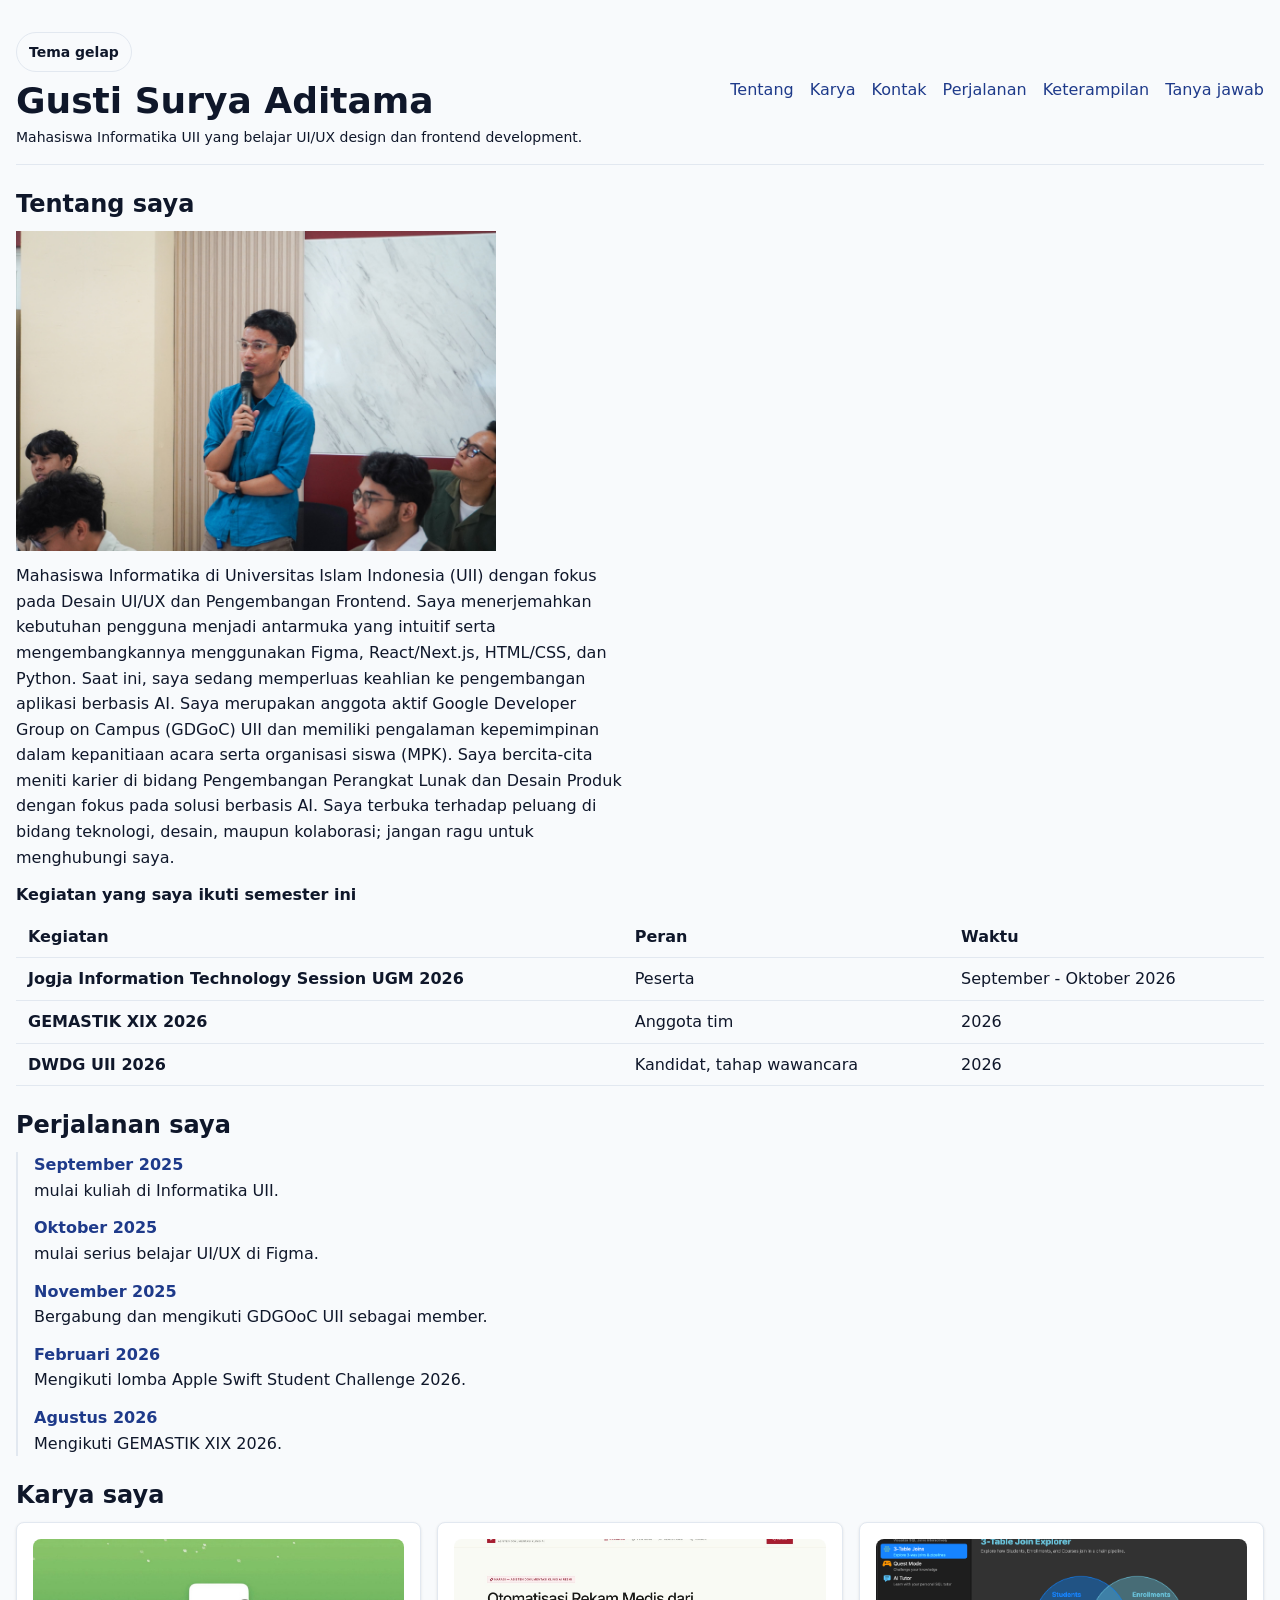
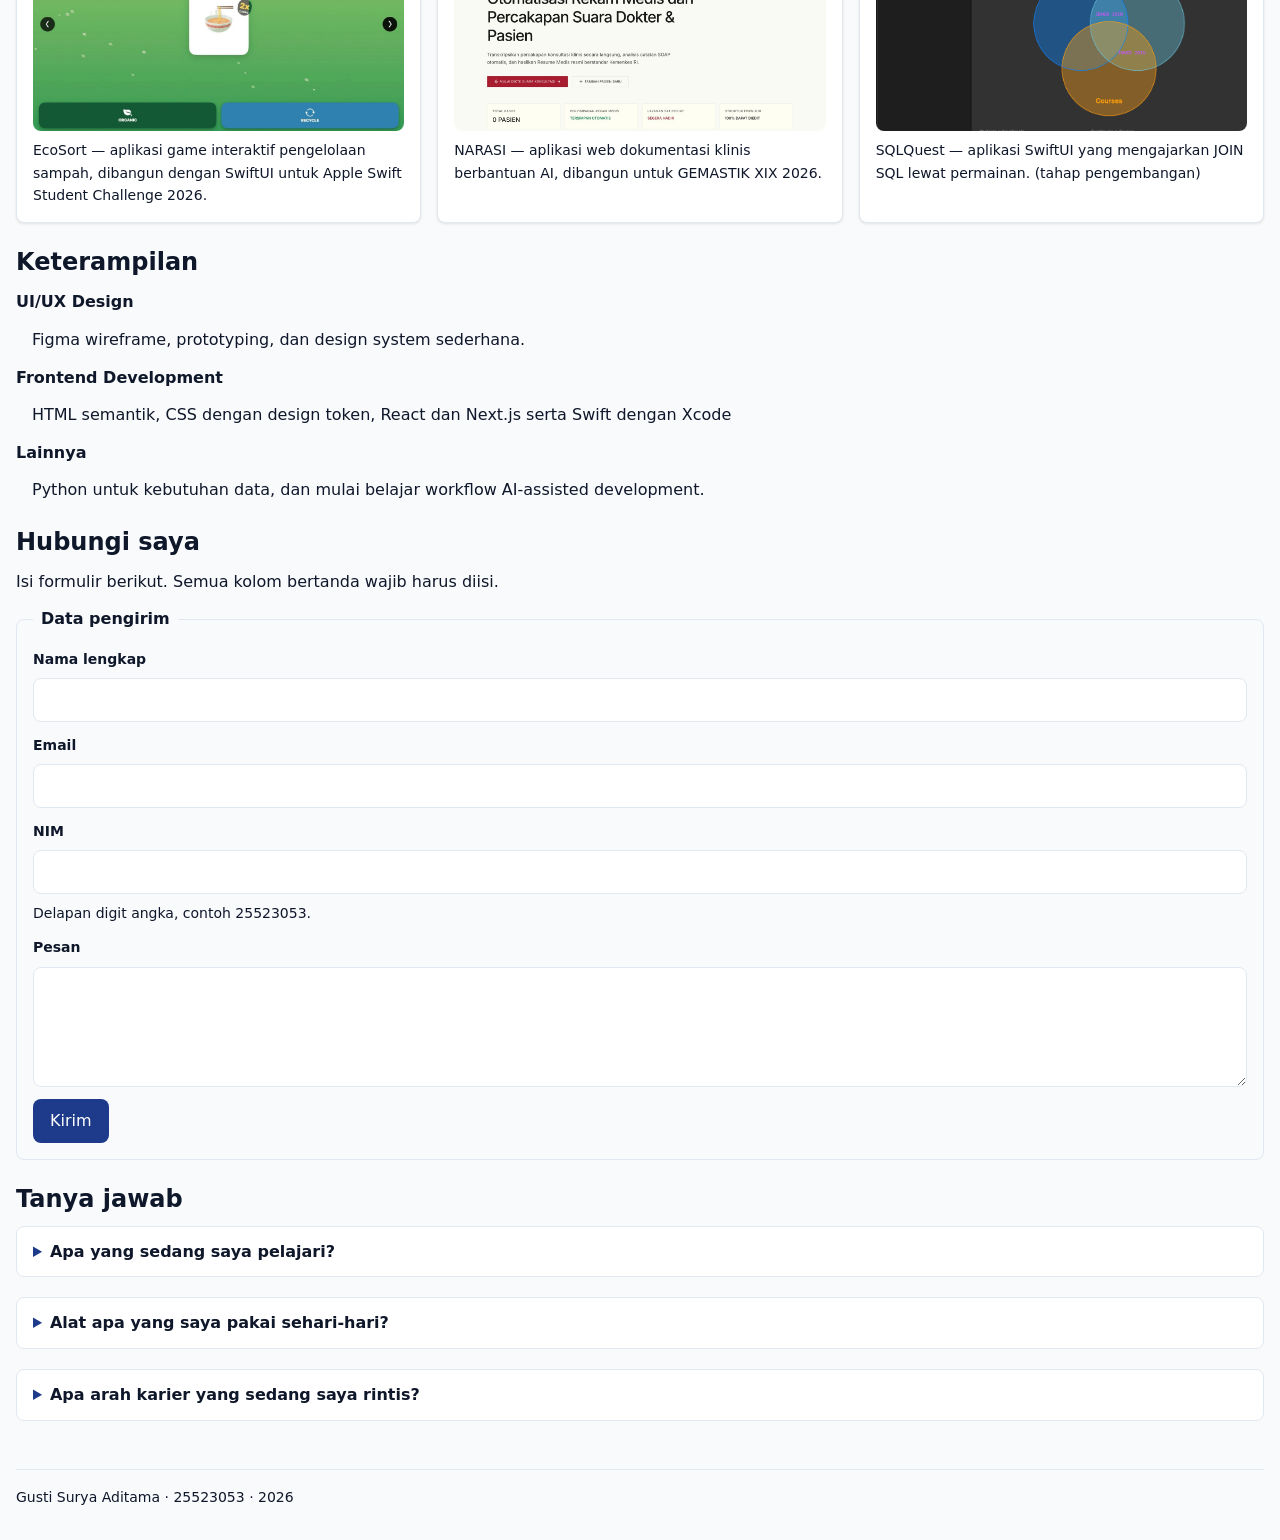
<file: kerangka-profil.html>
<!DOCTYPE html>
<!--
  KERANGKA PROFIL — PABW 2026/2027 — Pertemuan 4
  ==================================================================
  Berkas ini SUDAH LENGKAP dan sudah lolos W3C Nu Html Checker serta
  Lighthouse Accessibility. JANGAN mengubah struktur, landmark, label,
  atau alt untuk memperbaiki tampilan — tampilan diubah dari berkas CSS.

  Tugas Anda di Pertemuan 4:
    1. Ganti isi yang ditandai  [ISI]  dengan milik Anda sendiri.
    2. Buat lima berkas CSS di folder css/ lalu buka komentar
       lima baris <link> di bawah  (lihat Lembar D).
    3. WAJIB — tambahkan MINIMAL TIGA bagian baru di dalam <main>,
       masing-masing memakai elemen semantik yang belum terpakai dan
       berbeda satu sama lain  (lihat Lembar B.3). Setiap bagian wajib
       diberi gaya memakai token yang sama, lalu dievaluasi W3C dan WCAG.
-->
<html lang="id">
<head>
  <meta charset="utf-8">
  <meta name="viewport" content="width=device-width, initial-scale=1">
  <meta name="color-scheme" content="light dark">
  <!-- ISI 1 — judul tab dan hasil pencarian. Ganti dengan nama Anda. -->
  <title>Profil Gusti Surya Aditama — PABW 2026/2027</title>
  <meta name="description" content="Halaman profil mahasiswa PABW: tentang saya, karya, dan kontak.">

  <!-- LEMBAR D — buat lima berkas di folder css/, lalu buka komentar ini.
       URUTAN PEMUATAN MENENTUKAN CASCADE: tokens, base, layout, komponen, tema.
       Lapisan paling bawah menang tanpa perlu !important. -->
  <link rel="stylesheet" href="css/tokens.css">
  <link rel="stylesheet" href="css/base.css">
  <link rel="stylesheet" href="css/layout.css">
  <link rel="stylesheet" href="css/komponen.css">
  <link rel="stylesheet" href="css/tema.css">
</head>
<body>
  <a class="lewati" href="#utama">Lewati ke konten utama</a>

  <header class="kepala">
    <div class="header-teks">
      <div class="tema-baris">
        <input type="checkbox" id="tema" class="pengalih-tema">
        <label for="tema" class="tombol-tema">Tema gelap</label>
      </div>
      <!-- ISI 2 — nama Anda, atau nama panggilan yang Anda pakai. -->
      <h1>Gusti Surya Aditama</h1>
      <!-- ISI 3 — satu kalimat tentang diri Anda. -->
      <p class="tagline">Mahasiswa Informatika UII yang belajar UI/UX design dan frontend development.</p>
    </div>
    <nav aria-label="Navigasi utama">
      <ul>
        <li><a href="#tentang">Tentang</a></li>
        <li><a href="#karya">Karya</a></li>
        <li><a href="#kontak">Kontak</a></li>
        <li><a href="#lini-masa">Perjalanan</a></li>
        <li><a href="#keterampilan">Keterampilan</a></li>
        <li><a href="#tanya-jawab">Tanya jawab</a></li>
      </ul>
    </nav>
  </header>

  <main id="utama">

    <section id="tentang">
      <h2>Tentang saya</h2>

      <figure class="foto">
        <!-- ISI 4 — pakai foto Anda sendiri dengan nama berkas yang sama,
             atau biarkan berkas contoh apa adanya. -->
        <img src="media/foto-profil.jpeg"
             alt="Ilustrasi grafik batang navy, putih, dan kuning keemasan sebagai foto profil sementara."
             width="480" height="480" loading="lazy">
      </figure>

      <!-- ISI 5 — dua sampai tiga kalimat: asal, minat, dan hal yang
           sedang Anda pelajari. -->
      <p>Mahasiswa Informatika di Universitas Islam Indonesia (UII) dengan fokus pada Desain UI/UX dan Pengembangan Frontend. Saya menerjemahkan kebutuhan pengguna menjadi antarmuka yang intuitif serta mengembangkannya menggunakan Figma, React/Next.js, HTML/CSS, dan Python.
        Saat ini, saya sedang memperluas keahlian ke pengembangan aplikasi berbasis AI. Saya merupakan anggota aktif Google Developer Group on Campus (GDGoC) UII dan memiliki pengalaman kepemimpinan dalam kepanitiaan acara serta organisasi siswa (MPK).
        Saya bercita-cita meniti karier di bidang Pengembangan Perangkat Lunak dan Desain Produk dengan fokus pada solusi berbasis AI. Saya terbuka terhadap peluang di bidang teknologi, desain, maupun kolaborasi; jangan ragu untuk menghubungi saya.</p>

      <table>
        <!-- ISI 6 — judul tabel dan isi minimal tiga baris. -->
        <caption>Kegiatan yang saya ikuti semester ini</caption>
        <thead>
          <tr>
            <th scope="col">Kegiatan</th>
            <th scope="col">Peran</th>
            <th scope="col">Waktu</th>
          </tr>
        </thead>
        <tbody>
          <tr>
            <th scope="row">Jogja Information Technology Session UGM 2026</th>
            <td>Peserta</td>
            <td><time datetime="2026-09">September - Oktober 2026</time></td>
          </tr>
          <tr>
            <th scope="row">GEMASTIK XIX 2026</th>
            <td>Anggota tim</td>
            <td><time datetime="2026">2026</time></td>
          </tr>
          <tr>
            <th scope="row">DWDG UII 2026</th>
            <td>Kandidat, tahap wawancara</td>
            <td><time datetime="2026">2026</time></td>
          </tr>
        </tbody>
      </table>
    </section>

    <!-- STRUKTUR TAMBAHAN (Lembar B.3) — tiga bagian baru di bawah ini,
         masing-masing memakai elemen semantik berbeda dan id yang belum
         terpakai. Ditaruh menyebar sesuai kolom "Taruh setelah" pada tabel
         enam pilihan, bukan ditumpuk semua di akhir <main> — tiga section
         asli di atas dan di bawahnya TIDAK diubah. -->

    <section id="lini-masa">
      <h2>Perjalanan saya</h2>
      <ol class="lini">
        <li><time datetime="2025-09">September 2025</time> mulai kuliah di Informatika UII.</li>
        <li><time datetime="2025-10">Oktober 2025</time> mulai serius belajar UI/UX di Figma.</li>
        <li><time datetime="2025-11">November 2025</time> Bergabung dan mengikuti GDGOoC UII sebagai member.</li>
        <li><time datetime="2026-02">Februari 2026</time> Mengikuti lomba Apple Swift Student Challenge 2026.</li>
        <li><time datetime="2026-08">Agustus 2026</time> Mengikuti GEMASTIK XIX 2026.</li>
      </ol>
    </section>

    <section id="karya">
      <h2>Karya saya</h2>
      <!-- ISI 7 — tiga karya, proyek, atau hal yang pernah Anda buat.
           Boleh tugas kuliah, karya pribadi, atau hobi. -->
      <ul class="katalog">
        <li class="kartu">
          <figure class="kartu-foto">
            <img src="media/karya-ecosort.jpg"
                 alt="Tangkapan layar permainan EcoSort: menyortir gambar makanan ke tempat sampah organik atau daur ulang."
                 width="1200" height="883" loading="lazy">
            <figcaption>EcoSort — aplikasi game interaktif pengelolaan sampah, dibangun dengan SwiftUI untuk Apple Swift Student Challenge 2026.</figcaption>
          </figure>
        </li>
        <li class="kartu">
          <figure class="kartu-foto">
            <img src="media/karya-narasi.jpg"
                 alt="Tangkapan layar beranda NARASI, asisten dokumentasi klinis berbasis AI."
                 width="1400" height="789" loading="lazy">
            <figcaption>NARASI — aplikasi web dokumentasi klinis berbantuan AI, dibangun untuk GEMASTIK XIX 2026.</figcaption>
          </figure>
        </li>
        <li class="kartu">
          <figure class="kartu-foto">
            <img src="media/karya-sqlquest.jpg" 
                 alt="Tangkapan layar aplikasi SQLQuest." width="1200" height="883" loading="lazy">
            <figcaption>SQLQuest — aplikasi SwiftUI yang mengajarkan JOIN SQL lewat permainan. (tahap pengembangan)</figcaption>
          </figure>
        </li>
      </ul>
    </section>

    <section id="keterampilan">
      <h2>Keterampilan</h2>
      <dl class="keterampilan">
        <dt>UI/UX Design</dt>
        <dd>Figma wireframe, prototyping, dan design system sederhana.</dd>

        <dt>Frontend Development</dt>
        <dd>HTML semantik, CSS dengan design token, React dan Next.js serta Swift dengan Xcode</dd>

        <dt>Lainnya</dt>
        <dd>Python untuk kebutuhan data, dan mulai belajar workflow AI-assisted development.</dd>
      </dl>
    </section>

    <section id="kontak">
      <h2>Hubungi saya</h2>
      <p>Isi formulir berikut. Semua kolom bertanda wajib harus diisi.</p>

      <form action="#" method="post">
        <fieldset>
          <legend>Data pengirim</legend>

          <p>
            <label for="nama">Nama lengkap</label>
            <input id="nama" name="nama" type="text"
                   autocomplete="name" required>
          </p>

          <p>
            <label for="email">Email</label>
            <input id="email" name="email" type="email"
                   autocomplete="email" required>
          </p>

          <p>
            <label for="nim">NIM</label>
            <!-- ISI 8 — ganti angka di dalam pattern dengan NIM Anda sendiri. -->
            <input id="nim" name="nim" type="text" inputmode="numeric"
                   pattern="[0-9]{8}" aria-describedby="nim-bantuan" required>
            <span id="nim-bantuan">Delapan digit angka, contoh 25523053.</span>
          </p>

          <p>
            <label for="pesan">Pesan</label>
            <textarea id="pesan" name="pesan" rows="4" required></textarea>
          </p>

          <button type="submit">Kirim</button>
        </fieldset>
      </form>
    </section>

    <section id="tanya-jawab">
      <h2>Tanya jawab</h2>

      <details>
        <summary>Apa yang sedang saya pelajari?</summary>
        <p>CSS fundamental dan cara menyusun tampilan yang konsisten lewat design token dua lapis.</p>
      </details>

      <details>
        <summary>Alat apa yang saya pakai sehari-hari?</summary>
        <p>Figma untuk desain, VS Code dan Chrome DevTools untuk kode — F12 selalu terbuka saat menata tampilan.</p>
      </details>

      <details>
        <summary>Apa arah karier yang sedang saya rintis?</summary>
        <p>UI/UX design yang bersambung ke frontend development, dengan ketertarikan pada perkakas berbantuan AI.</p>
      </details>
    </section>

  </main>

  <footer class="kaki">
    <!-- ISI 9 — nama, NIM, tahun. -->
    <p>Gusti Surya Aditama · 25523053 · <time datetime="2026">2026</time></p>
  </footer>
</body>
</html>
</file>
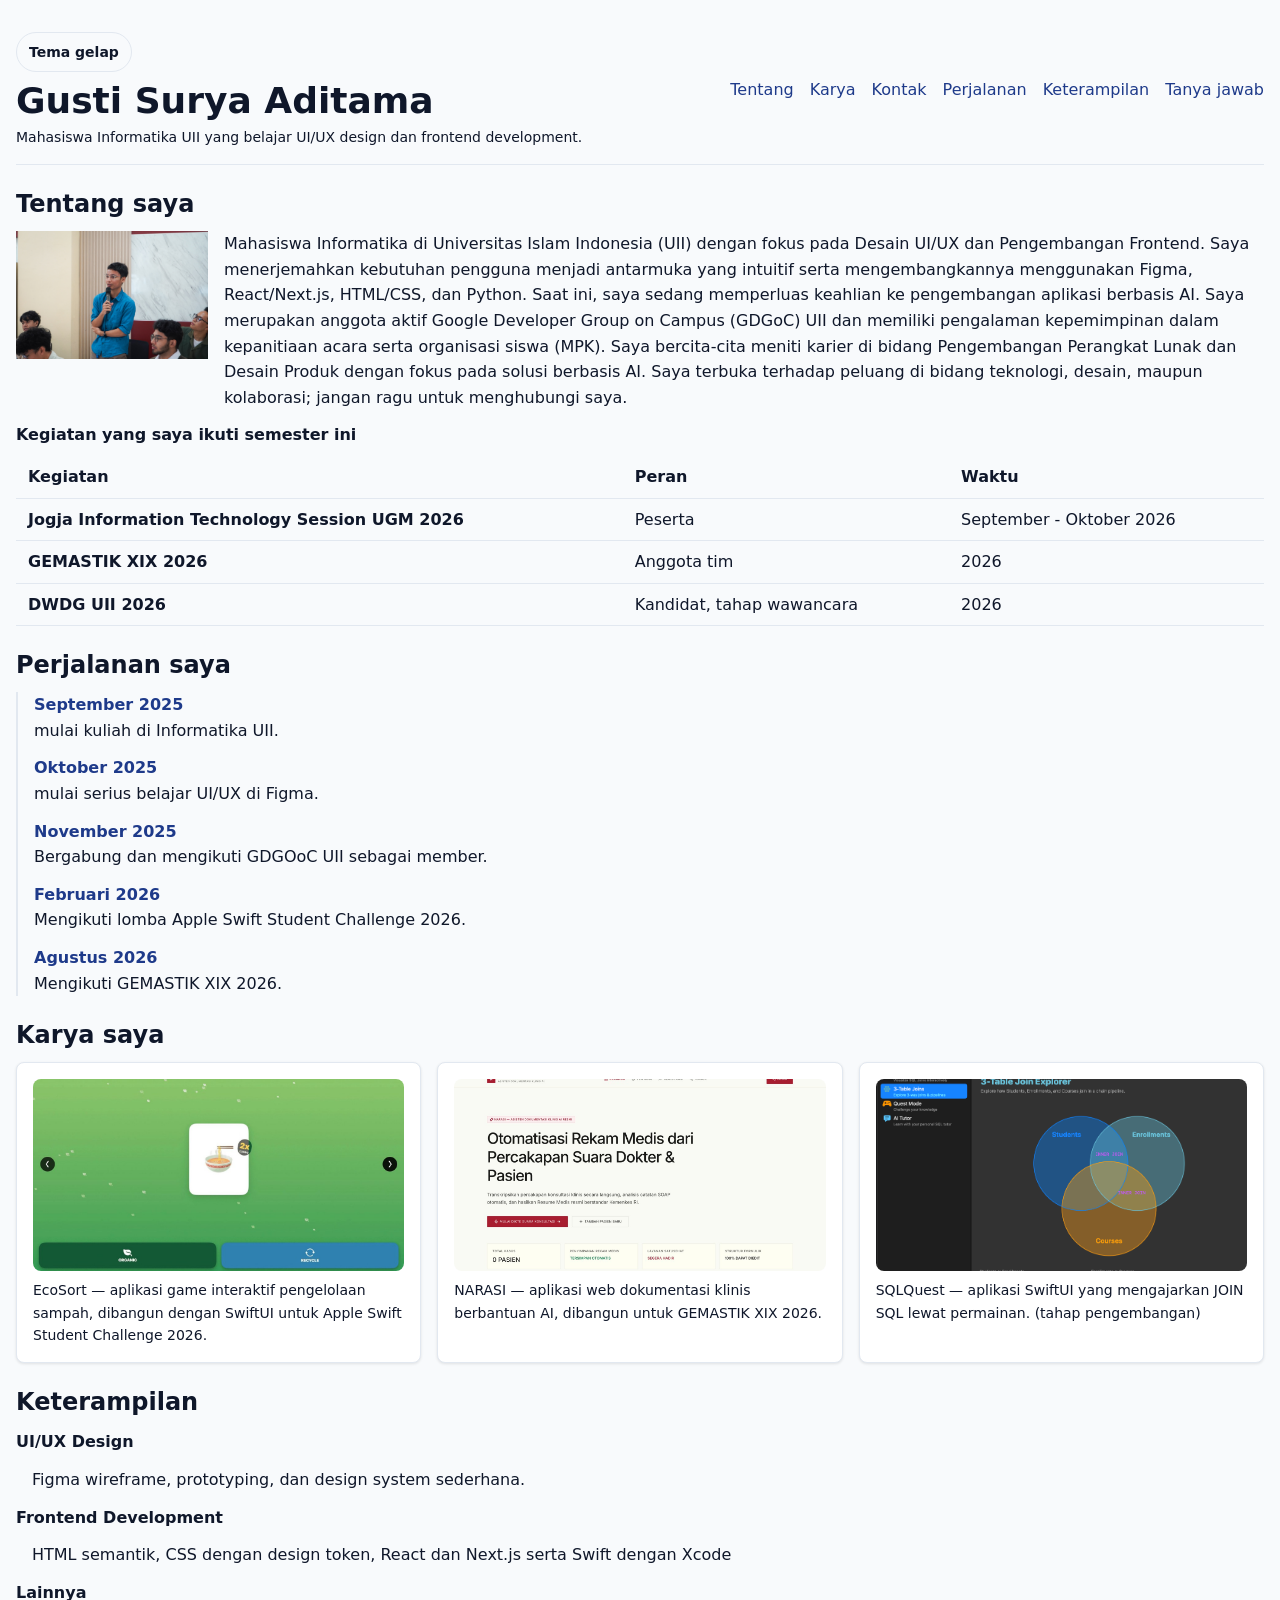
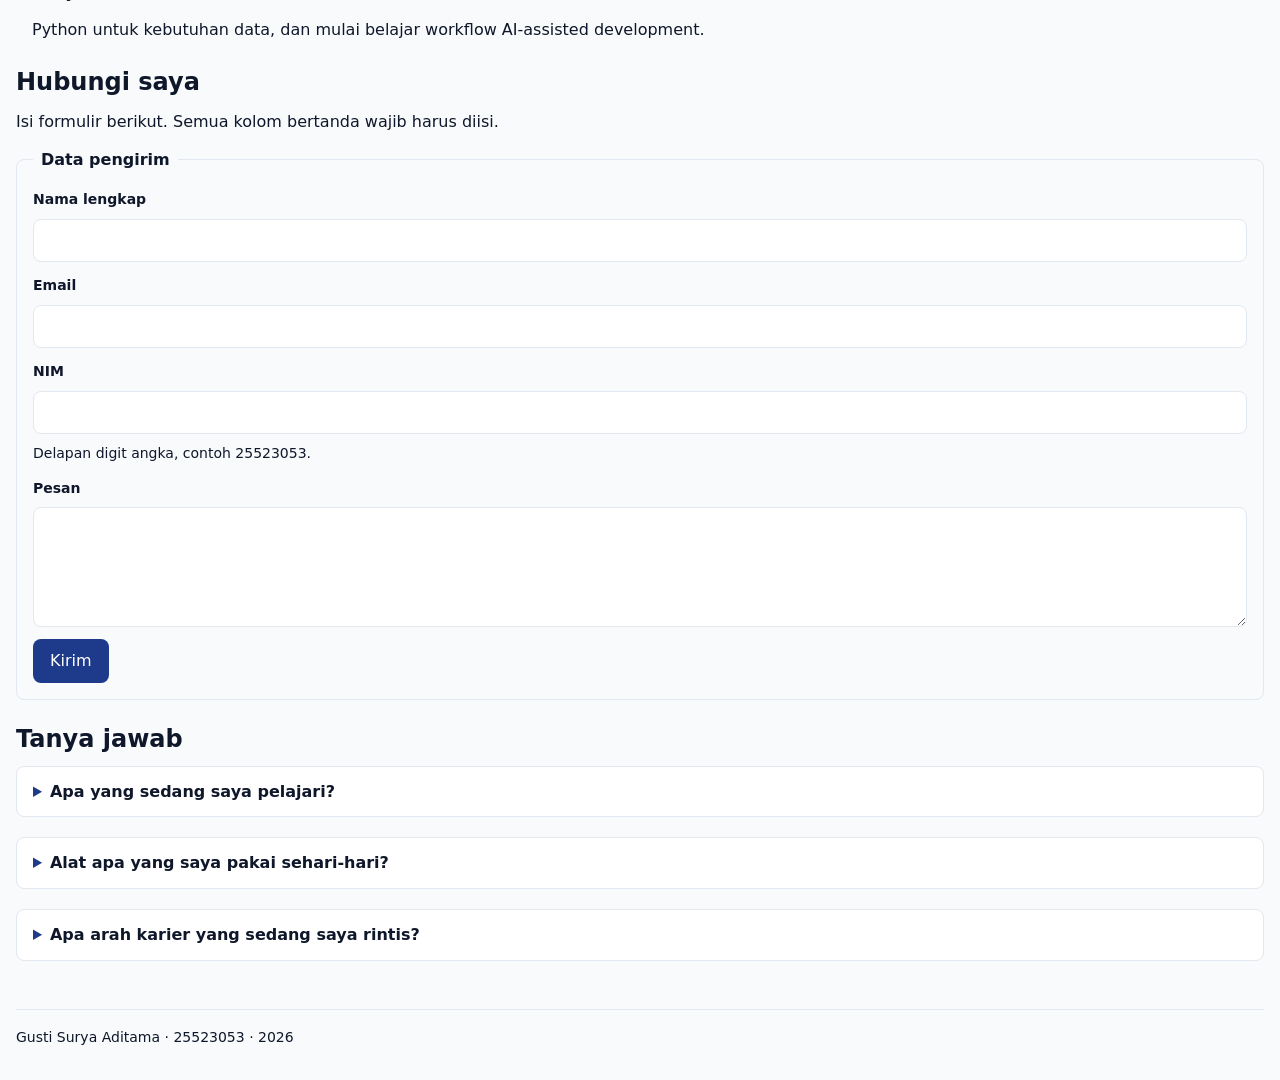
<file: profil.html>
<!DOCTYPE html>
<!--
  KERANGKA PROFIL — PABW 2026/2027 — Pertemuan 4
  ==================================================================
  Berkas ini SUDAH LENGKAP dan sudah lolos W3C Nu Html Checker serta
  Lighthouse Accessibility. JANGAN mengubah struktur, landmark, label,
  atau alt untuk memperbaiki tampilan — tampilan diubah dari berkas CSS.

  Tugas Anda di Pertemuan 4:
    1. Ganti isi yang ditandai  [ISI]  dengan milik Anda sendiri.
    2. Buat lima berkas CSS di folder css/ lalu buka komentar
       lima baris <link> di bawah  (lihat Lembar D).
    3. WAJIB — tambahkan MINIMAL TIGA bagian baru di dalam <main>,
       masing-masing memakai elemen semantik yang belum terpakai dan
       berbeda satu sama lain  (lihat Lembar B.3). Setiap bagian wajib
       diberi gaya memakai token yang sama, lalu dievaluasi W3C dan WCAG.
-->
<html lang="id">
<head>
  <meta charset="utf-8">
  <meta name="viewport" content="width=device-width, initial-scale=1">
  <meta name="color-scheme" content="light dark">
  <!-- ISI 1 — judul tab dan hasil pencarian. Ganti dengan nama Anda. -->
  <title>Profil Gusti Surya Aditama — PABW 2026/2027</title>
  <meta name="description" content="Halaman profil mahasiswa PABW: tentang saya, karya, dan kontak.">

  <!-- LEMBAR D — buat lima berkas di folder css/, lalu buka komentar ini.
       URUTAN PEMUATAN MENENTUKAN CASCADE: tokens, base, layout, komponen, tema.
       Lapisan paling bawah menang tanpa perlu !important. -->
  <link rel="stylesheet" href="css/tokens.css">
  <link rel="stylesheet" href="css/base.css">
  <link rel="stylesheet" href="css/layout.css">
  <link rel="stylesheet" href="css/komponen.css">
  <link rel="stylesheet" href="css/tema.css">
</head>
<body>
  <a class="lewati" href="#utama">Lewati ke konten utama</a>

  <header class="kepala">
    <div class="header-teks">
      <div class="tema-baris">
        <input type="checkbox" id="tema" class="pengalih-tema">
        <label for="tema" class="tombol-tema">Tema gelap</label>
      </div>
      <!-- ISI 2 — nama Anda, atau nama panggilan yang Anda pakai. -->
      <h1>Gusti Surya Aditama</h1>
      <!-- ISI 3 — satu kalimat tentang diri Anda. -->
      <p class="tagline">Mahasiswa Informatika UII yang belajar UI/UX design dan frontend development.</p>
    </div>
    <nav aria-label="Navigasi utama">
      <ul>
        <li><a href="#tentang">Tentang</a></li>
        <li><a href="#karya">Karya</a></li>
        <li><a href="#kontak">Kontak</a></li>
        <li><a href="#lini-masa">Perjalanan</a></li>
        <li><a href="#keterampilan">Keterampilan</a></li>
        <li><a href="#tanya-jawab">Tanya jawab</a></li>
      </ul>
    </nav>
  </header>

  <main id="utama">

    <section id="tentang">
      <h2>Tentang saya</h2>

      <div class="profil-utama">
      <figure class="foto">
        <!-- ISI 4 — pakai foto Anda sendiri dengan nama berkas yang sama,
             atau biarkan berkas contoh apa adanya. -->
        <img src="media/foto-profil.jpeg"
             alt="Ilustrasi grafik batang navy, putih, dan kuning keemasan sebagai foto profil sementara."
             width="480" height="480" loading="lazy">
      </figure>

      <!-- ISI 5 — dua sampai tiga kalimat: asal, minat, dan hal yang
           sedang Anda pelajari. -->
      <p>Mahasiswa Informatika di Universitas Islam Indonesia (UII) dengan fokus pada Desain UI/UX dan Pengembangan Frontend. Saya menerjemahkan kebutuhan pengguna menjadi antarmuka yang intuitif serta mengembangkannya menggunakan Figma, React/Next.js, HTML/CSS, dan Python.
        Saat ini, saya sedang memperluas keahlian ke pengembangan aplikasi berbasis AI. Saya merupakan anggota aktif Google Developer Group on Campus (GDGoC) UII dan memiliki pengalaman kepemimpinan dalam kepanitiaan acara serta organisasi siswa (MPK).
        Saya bercita-cita meniti karier di bidang Pengembangan Perangkat Lunak dan Desain Produk dengan fokus pada solusi berbasis AI. Saya terbuka terhadap peluang di bidang teknologi, desain, maupun kolaborasi; jangan ragu untuk menghubungi saya.</p>
      </div>
      <table>
        <!-- ISI 6 — judul tabel dan isi minimal tiga baris. -->
        <caption>Kegiatan yang saya ikuti semester ini</caption>
        <thead>
          <tr>
            <th scope="col">Kegiatan</th>
            <th scope="col">Peran</th>
            <th scope="col">Waktu</th>
          </tr>
        </thead> 
        <tbody>
          <tr>
            <th scope="row">Jogja Information Technology Session UGM 2026</th>
            <td>Peserta</td>
            <td><time datetime="2026-09">September - Oktober 2026</time></td>
          </tr>
          <tr>
            <th scope="row">GEMASTIK XIX 2026</th>
            <td>Anggota tim</td>
            <td><time datetime="2026">2026</time></td>
          </tr>
          <tr>
            <th scope="row">DWDG UII 2026</th>
            <td>Kandidat, tahap wawancara</td>
            <td><time datetime="2026">2026</time></td>
          </tr>
        </tbody>
      </table>
    </section>

    <!-- STRUKTUR TAMBAHAN (Lembar B.3) — tiga bagian baru di bawah ini,
         masing-masing memakai elemen semantik berbeda dan id yang belum
         terpakai. Ditaruh menyebar sesuai kolom "Taruh setelah" pada tabel
         enam pilihan, bukan ditumpuk semua di akhir <main> — tiga section
         asli di atas dan di bawahnya TIDAK diubah. -->

    <section id="lini-masa">
      <h2>Perjalanan saya</h2>
      <ol class="lini">
        <li><time datetime="2025-09">September 2025</time> mulai kuliah di Informatika UII.</li>
        <li><time datetime="2025-10">Oktober 2025</time> mulai serius belajar UI/UX di Figma.</li>
        <li><time datetime="2025-11">November 2025</time> Bergabung dan mengikuti GDGOoC UII sebagai member.</li>
        <li><time datetime="2026-02">Februari 2026</time> Mengikuti lomba Apple Swift Student Challenge 2026.</li>
        <li><time datetime="2026-08">Agustus 2026</time> Mengikuti GEMASTIK XIX 2026.</li>
      </ol>
    </section>

    <section id="karya">
      <h2>Karya saya</h2>
      <!-- ISI 7 — tiga karya, proyek, atau hal yang pernah Anda buat.
           Boleh tugas kuliah, karya pribadi, atau hobi. -->
      <ul class="katalog">
        <li class="kartu">
          <figure class="kartu-foto">
            <img src="media/karya-ecosort.jpg"
                 alt="Tangkapan layar permainan EcoSort: menyortir gambar makanan ke tempat sampah organik atau daur ulang."
                 width="1200" height="883" loading="lazy">
            <figcaption>EcoSort — aplikasi game interaktif pengelolaan sampah, dibangun dengan SwiftUI untuk Apple Swift Student Challenge 2026.</figcaption>
          </figure>
        </li>
        <li class="kartu">
          <figure class="kartu-foto">
            <img src="media/karya-narasi.jpg"
                 alt="Tangkapan layar beranda NARASI, asisten dokumentasi klinis berbasis AI."
                 width="1400" height="789" loading="lazy">
            <figcaption>NARASI — aplikasi web dokumentasi klinis berbantuan AI, dibangun untuk GEMASTIK XIX 2026.</figcaption>
          </figure>
        </li>
        <li class="kartu">
          <figure class="kartu-foto">
            <img src="media/karya-sqlquest.jpg" 
                 alt="Tangkapan layar aplikasi SQLQuest." width="1200" height="883" loading="lazy">
            <figcaption>SQLQuest — aplikasi SwiftUI yang mengajarkan JOIN SQL lewat permainan. (tahap pengembangan)</figcaption>
          </figure>
        </li>
      </ul>
    </section>

    <section id="keterampilan">
      <h2>Keterampilan</h2>
      <dl class="keterampilan">
        <dt>UI/UX Design</dt>
        <dd>Figma wireframe, prototyping, dan design system sederhana.</dd>

        <dt>Frontend Development</dt>
        <dd>HTML semantik, CSS dengan design token, React dan Next.js serta Swift dengan Xcode</dd>

        <dt>Lainnya</dt>
        <dd>Python untuk kebutuhan data, dan mulai belajar workflow AI-assisted development.</dd>
      </dl>
    </section>

    <section id="kontak">
      <h2>Hubungi saya</h2>
      <p>Isi formulir berikut. Semua kolom bertanda wajib harus diisi.</p>

      <form action="#" method="post">
        <fieldset>
          <legend>Data pengirim</legend>

          <p>
            <label for="nama">Nama lengkap</label>
            <input id="nama" name="nama" type="text"
                   autocomplete="name" required>
          </p>

          <p>
            <label for="email">Email</label>
            <input id="email" name="email" type="email"
                   autocomplete="email" required>
          </p>

          <p>
            <label for="nim">NIM</label>
            <!-- ISI 8 — ganti angka di dalam pattern dengan NIM Anda sendiri. -->
            <input id="nim" name="nim" type="text" inputmode="numeric"
                   pattern="[0-9]{8}" aria-describedby="nim-bantuan" required>
            <span id="nim-bantuan">Delapan digit angka, contoh 25523053.</span>
          </p>

          <p>
            <label for="pesan">Pesan</label>
            <textarea id="pesan" name="pesan" rows="4" required></textarea>
          </p>

          <button type="submit">Kirim</button>
        </fieldset>
      </form>
    </section>

    <section id="tanya-jawab">
      <h2>Tanya jawab</h2>

      <details>
        <summary>Apa yang sedang saya pelajari?</summary>
        <p>CSS fundamental dan cara menyusun tampilan yang konsisten lewat design token dua lapis.</p>
      </details>

      <details>
        <summary>Alat apa yang saya pakai sehari-hari?</summary>
        <p>Figma untuk desain, VS Code dan Chrome DevTools untuk kode — F12 selalu terbuka saat menata tampilan.</p>
      </details>

      <details>
        <summary>Apa arah karier yang sedang saya rintis?</summary>
        <p>UI/UX design yang bersambung ke frontend development, dengan ketertarikan pada perkakas berbantuan AI.</p>
      </details>
    </section>

  </main>

  <footer class="kaki">
    <!-- ISI 9 — nama, NIM, tahun. -->
    <p>Gusti Surya Aditama · 25523053 · <time datetime="2026">2026</time></p>
  </footer>
</body>
</html>
</file>
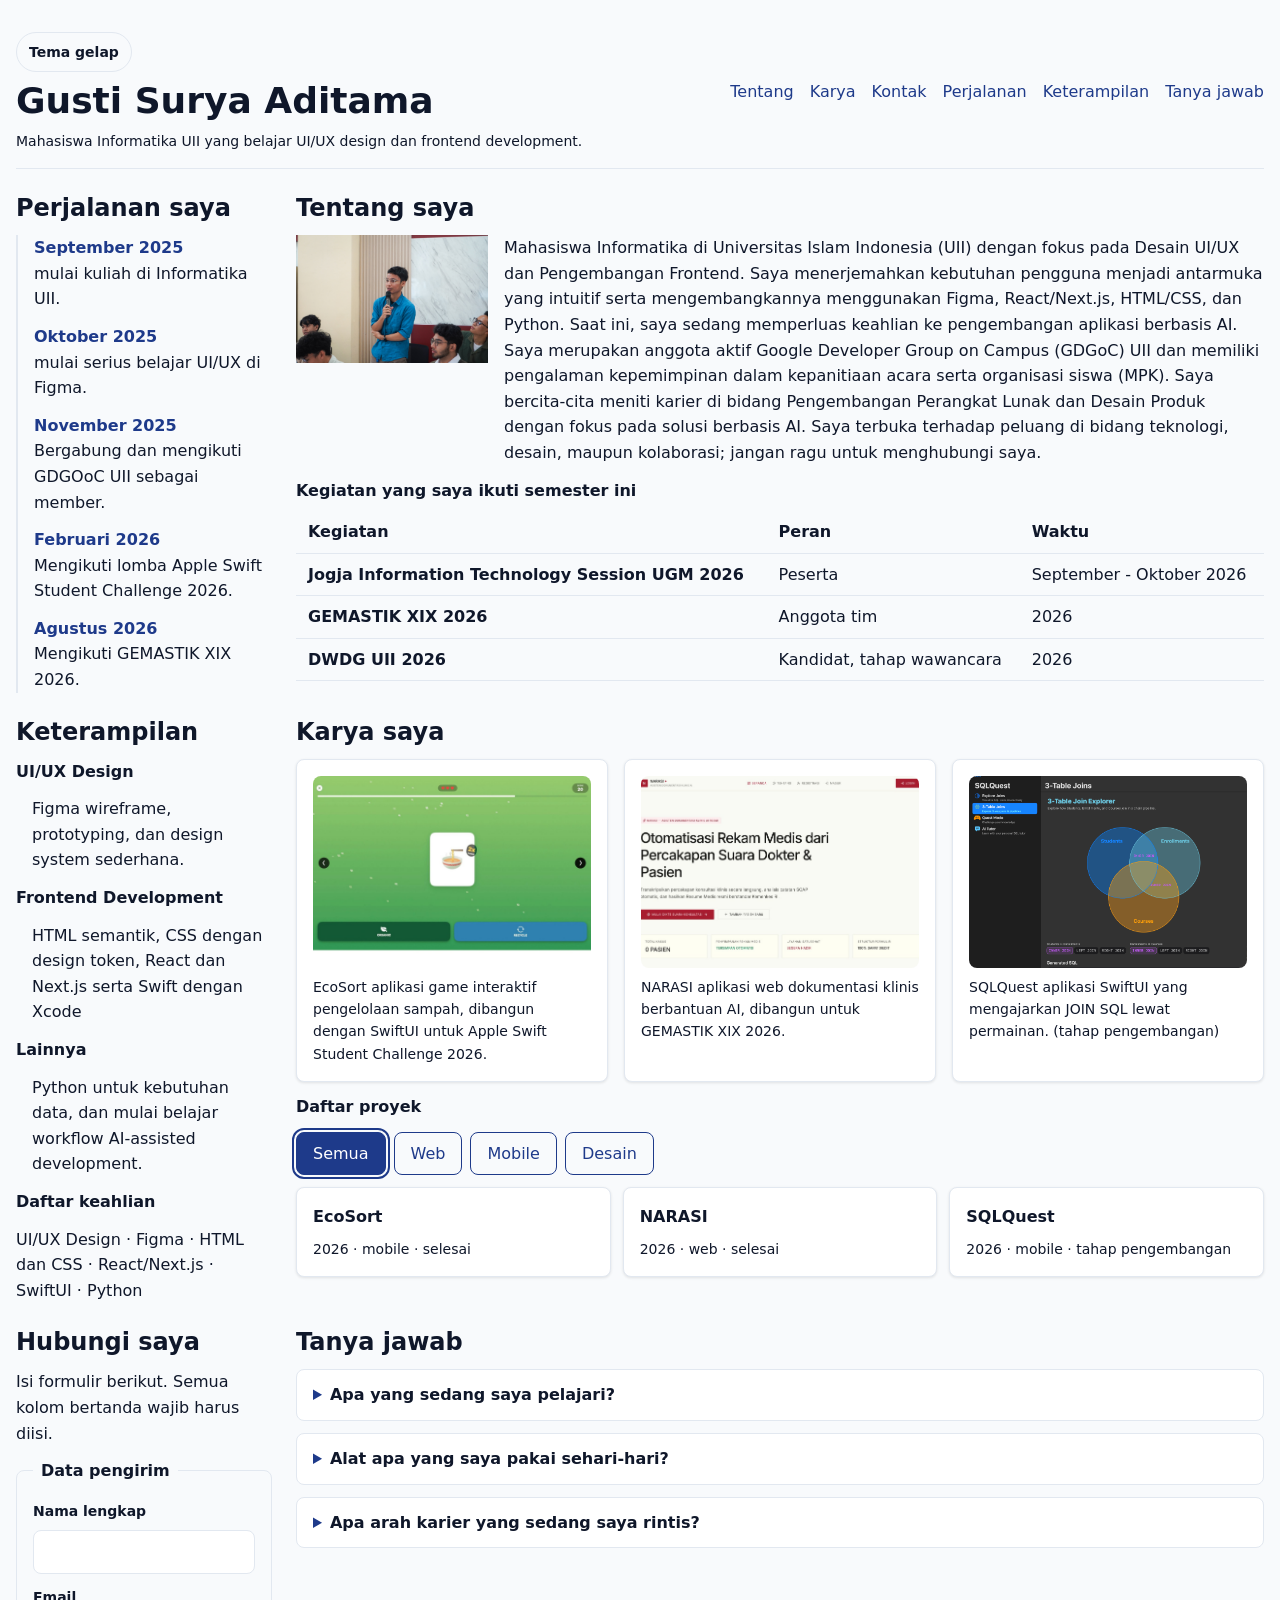
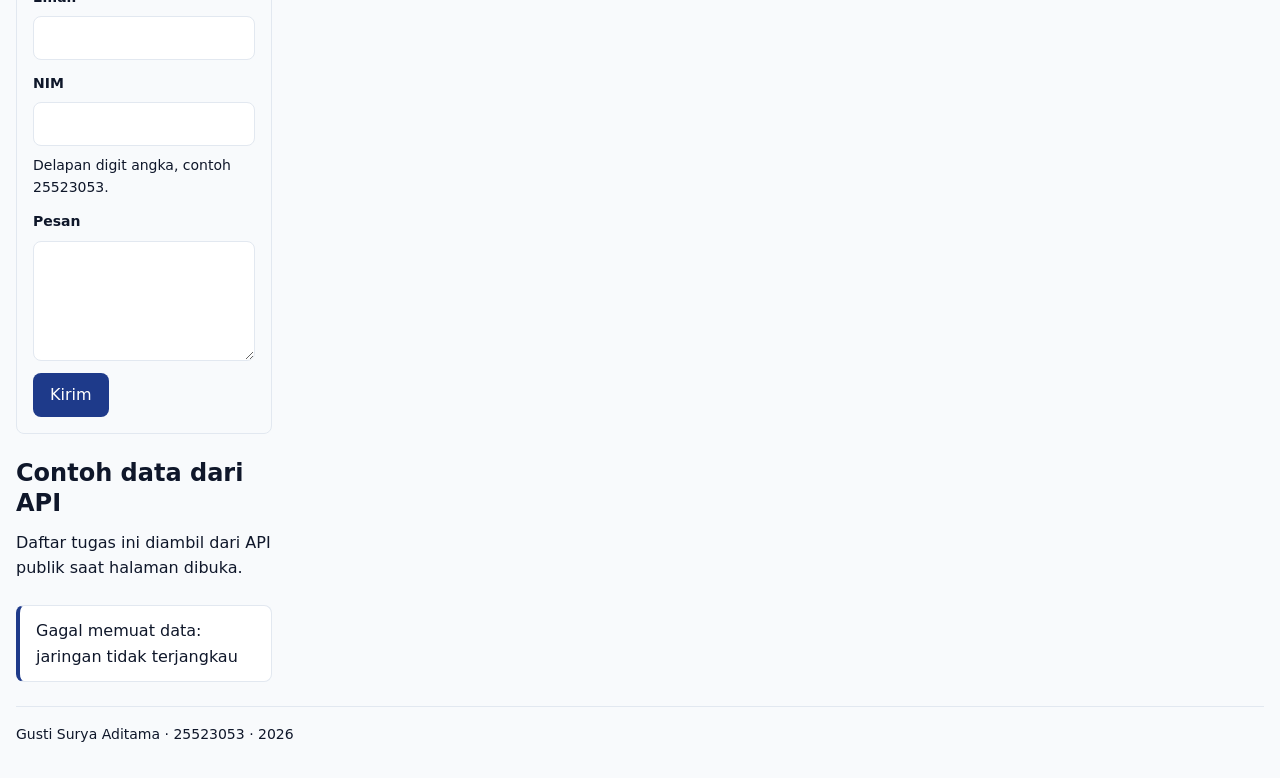
<file: worksheet-p10/profil.html>
<!DOCTYPE html>
<!--
  KERANGKA PROFIL — PABW 2026/2027 — Pertemuan 4
  ==================================================================
  Berkas ini SUDAH LENGKAP dan sudah lolos W3C Nu Html Checker serta
  Lighthouse Accessibility. JANGAN mengubah struktur, landmark, label,
  atau alt untuk memperbaiki tampilan — tampilan diubah dari berkas CSS.

  Tugas Anda di Pertemuan 4:
    1. Ganti isi yang ditandai  [ISI]  dengan milik Anda sendiri.
    2. Buat lima berkas CSS di folder css/ lalu buka komentar
       lima baris <link> di bawah  (lihat Lembar D).
    3. WAJIB — tambahkan MINIMAL TIGA bagian baru di dalam <main>,
       masing-masing memakai elemen semantik yang belum terpakai dan
       berbeda satu sama lain  (lihat Lembar B.3). Setiap bagian wajib
       diberi gaya memakai token yang sama, lalu dievaluasi W3C dan WCAG.
-->
<html lang="id">
<head>
  <meta charset="utf-8">
  <meta name="viewport" content="width=device-width, initial-scale=1">
  <meta name="color-scheme" content="light dark">
  <!-- ISI 1 — judul tab dan hasil pencarian. Ganti dengan nama Anda. -->
  <title>Profil</title>
  <meta name="description" content="Halaman profil mahasiswa PABW: tentang saya, karya, dan kontak.">
  <!-- Ikon kosong: mencegah peramban meminta /favicon.ico dan memunculkan 404 merah di Console. -->
  <link rel="icon" href="data:,">

  <!-- LEMBAR D — buat lima berkas di folder css/, lalu buka komentar ini.
       URUTAN PEMUATAN MENENTUKAN CASCADE: tokens, base, layout, komponen, tema.
       Lapisan paling bawah menang tanpa perlu !important. -->
  <link rel="stylesheet" href="css/tokens.css">
  <link rel="stylesheet" href="css/base.css">
  <link rel="stylesheet" href="css/layout.css">
  <link rel="stylesheet" href="css/komponen.css">
  <link rel="stylesheet" href="css/tema.css">
  <link rel="stylesheet" href="css/responsif.css">
</head>
<body>
  <a class="lewati" href="#utama">Lewati ke konten utama</a>

  <header class="kepala">
    <div class="header-teks">
      <div class="tema-baris">
        <input type="checkbox" id="tema" class="pengalih-tema">
        <label for="tema" class="tombol-tema">Tema gelap</label>
      </div>
      <!-- ISI 2 — nama Anda, atau nama panggilan yang Anda pakai. -->
      <h1></h1>
      <!-- ISI 3 — satu kalimat tentang diri Anda. -->
      <p class="tagline"></p>
    </div>
    <nav aria-label="Navigasi utama">
      <ul>
        <li><a href="#tentang">Tentang</a></li>
        <li><a href="#karya">Karya</a></li>
        <li><a href="#kontak">Kontak</a></li>
        <li><a href="#lini-masa">Perjalanan</a></li>
        <li><a href="#keterampilan">Keterampilan</a></li>
        <li><a href="#tanya-jawab">Tanya jawab</a></li>
      </ul>
    </nav>
  </header>

  <main id="utama">

    <section id="tentang">
      <h2>Tentang saya</h2>

      <div class="profil-utama">
      <figure class="foto">
        <!-- ISI 4 — pakai foto Anda sendiri dengan nama berkas yang sama,
             atau biarkan berkas contoh apa adanya. -->
        <img src="media/foto-profil.jpeg"
             alt="Ilustrasi grafik batang navy, putih, dan kuning keemasan sebagai foto profil sementara."
             width="480" height="480" loading="lazy">
      </figure>

      <!-- ISI 5 — dua sampai tiga kalimat: asal, minat, dan hal yang
           sedang Anda pelajari. -->
      <p>Mahasiswa Informatika di Universitas Islam Indonesia (UII) dengan fokus pada Desain UI/UX dan Pengembangan Frontend. Saya menerjemahkan kebutuhan pengguna menjadi antarmuka yang intuitif serta mengembangkannya menggunakan Figma, React/Next.js, HTML/CSS, dan Python.
        Saat ini, saya sedang memperluas keahlian ke pengembangan aplikasi berbasis AI. Saya merupakan anggota aktif Google Developer Group on Campus (GDGoC) UII dan memiliki pengalaman kepemimpinan dalam kepanitiaan acara serta organisasi siswa (MPK).
        Saya bercita-cita meniti karier di bidang Pengembangan Perangkat Lunak dan Desain Produk dengan fokus pada solusi berbasis AI. Saya terbuka terhadap peluang di bidang teknologi, desain, maupun kolaborasi; jangan ragu untuk menghubungi saya.</p>
      </div>
      <div class="table-wrap" role="region" aria-label="Tabel kegiatan yang saya ikuti" tabindex="0">
      <table>
        <!-- ISI 6 — judul tabel dan isi minimal tiga baris. -->
        <caption>Kegiatan yang saya ikuti semester ini</caption>
        <thead>
          <tr>
            <th scope="col">Kegiatan</th>
            <th scope="col">Peran</th>
            <th scope="col">Waktu</th>
          </tr>
        </thead> 
        <tbody>
          <tr>
            <th scope="row">Jogja Information Technology Session UGM 2026</th>
            <td>Peserta</td>
            <td><time datetime="2026-09">September - Oktober 2026</time></td>
          </tr>
          <tr>
            <th scope="row">GEMASTIK XIX 2026</th>
            <td>Anggota tim</td>
            <td><time datetime="2026">2026</time></td>
          </tr>
          <tr>
            <th scope="row">DWDG UII 2026</th>
            <td>Kandidat, tahap wawancara</td>
            <td><time datetime="2026">2026</time></td>
          </tr>
        </tbody>
      </table>
      </div>
    </section>

    <!-- STRUKTUR TAMBAHAN (Lembar B.3) — tiga bagian baru di bawah ini,
         masing-masing memakai elemen semantik berbeda dan id yang belum
         terpakai. Ditaruh menyebar sesuai kolom "Taruh setelah" pada tabel
         enam pilihan, bukan ditumpuk semua di akhir <main> — tiga section
         asli di atas dan di bawahnya TIDAK diubah. -->

    <section id="lini-masa">
      <h2>Perjalanan saya</h2>
      <ol class="lini">
        <li><time datetime="2025-09">September 2025</time> mulai kuliah di Informatika UII.</li>
        <li><time datetime="2025-10">Oktober 2025</time> mulai serius belajar UI/UX di Figma.</li>
        <li><time datetime="2025-11">November 2025</time> Bergabung dan mengikuti GDGOoC UII sebagai member.</li>
        <li><time datetime="2026-02">Februari 2026</time> Mengikuti lomba Apple Swift Student Challenge 2026.</li>
        <li><time datetime="2026-08">Agustus 2026</time> Mengikuti GEMASTIK XIX 2026.</li>
      </ol>
    </section>

    <section id="karya">
      <h2>Karya saya</h2>
      <!-- ISI 7 — tiga karya, proyek, atau hal yang pernah Anda buat.
           Boleh tugas kuliah, karya pribadi, atau hobi. -->
      <ul class="katalog">
        <li class="kartu">
          <figure class="kartu-foto">
            <img src="media/karya-ecosort.jpg"
                 alt="Tangkapan layar permainan EcoSort: menyortir gambar makanan ke tempat sampah organik atau daur ulang."
                 width="1200" height="883" loading="lazy">
            <figcaption>EcoSort aplikasi game interaktif pengelolaan sampah, dibangun dengan SwiftUI untuk Apple Swift Student Challenge 2026.</figcaption>
          </figure>
        </li>
        <li class="kartu">
          <figure class="kartu-foto">
            <img src="media/karya-narasi.jpg"
                 alt="Tangkapan layar beranda NARASI, asisten dokumentasi klinis berbasis AI."
                 width="1400" height="789" loading="lazy">
            <figcaption>NARASI aplikasi web dokumentasi klinis berbantuan AI, dibangun untuk GEMASTIK XIX 2026.</figcaption>
          </figure>
        </li>
        <li class="kartu">
          <figure class="kartu-foto">
            <img src="media/karya-sqlquest.jpg" 
                 alt="Tangkapan layar aplikasi SQLQuest." width="1200" height="883" loading="lazy">
            <figcaption>SQLQuest aplikasi SwiftUI yang mengajarkan JOIN SQL lewat permainan. (tahap pengembangan)</figcaption>
          </figure>
        </li>
      </ul>
      <h3>Daftar proyek</h3>
      <div id="filter" role="group" aria-label="Saring proyek menurut kategori">
        <button type="button" data-kategori="semua">Semua</button>
        <button type="button" data-kategori="web">Web</button>
        <button type="button" data-kategori="mobile">Mobile</button>
        <button type="button" data-kategori="desain">Desain</button>
      </div>
      <ul id="daftar"></ul>
      <p id="pesan-kosong" hidden>Tidak ada proyek pada kategori ini.</p>
    </section>

    <section id="keterampilan">
      <h2>Keterampilan</h2>
      <dl class="keterampilan">
        <dt>UI/UX Design</dt>
        <dd>Figma wireframe, prototyping, dan design system sederhana.</dd>

        <dt>Frontend Development</dt>
        <dd>HTML semantik, CSS dengan design token, React dan Next.js serta Swift dengan Xcode</dd>

        <dt>Lainnya</dt>
        <dd>Python untuk kebutuhan data, dan mulai belajar workflow AI-assisted development.</dd>
      </dl>
      <h3>Daftar keahlian</h3>
      <p id="daftar-keahlian"></p>
    </section>

    <section id="data-api">
      <h2>Contoh data dari API</h2>
      <p>Daftar tugas ini diambil dari API publik saat halaman dibuka.</p>
      <ul id="daftar-tugas"></ul>
      <p id="status-tugas" role="status"></p>
    </section>

    <section id="kontak">
      <h2>Hubungi saya</h2>
      <p>Isi formulir berikut. Semua kolom bertanda wajib harus diisi.</p>

      <form action="#" method="post">
        <fieldset>
          <legend>Data pengirim</legend>

          <p>
            <label for="nama">Nama lengkap</label>
            <input id="nama" name="nama" type="text"
                   autocomplete="name" aria-describedby="nama-galat" required>
            <span class="galat" id="nama-galat" hidden></span>
          </p>

          <p>
            <label for="email">Email</label>
            <input id="email" name="email" type="email"
                   autocomplete="email" aria-describedby="email-galat" required>
            <span class="galat" id="email-galat" hidden></span>
          </p>

          <p>
            <label for="nim">NIM</label>
            <!-- ISI 8 — ganti angka di dalam pattern dengan NIM Anda sendiri. -->
            <input id="nim" name="nim" type="text" inputmode="numeric"
                   pattern="[0-9]{8}" aria-describedby="nim-bantuan nim-galat" required>
            <span id="nim-bantuan">Delapan digit angka, contoh 25523053.</span>
            <span class="galat" id="nim-galat" hidden></span>
          </p>

          <p>
            <label for="pesan">Pesan</label>
            <textarea id="pesan" name="pesan" rows="4" aria-describedby="pesan-galat" required></textarea>
            <span class="galat" id="pesan-galat" hidden></span>
          </p>

          <button type="submit">Kirim</button>
        </fieldset>
      </form>
      <p id="status-kirim" role="status" hidden></p>
    </section>

    <section id="tanya-jawab">
      <h2>Tanya jawab</h2>

      <details>
        <summary>Apa yang sedang saya pelajari?</summary>
        <p>CSS fundamental dan cara menyusun tampilan yang konsisten lewat design token dua lapis.</p>
      </details>

      <details>
        <summary>Alat apa yang saya pakai sehari-hari?</summary>
        <p>Figma untuk desain, VS Code dan Xcode untuk programming dan pengembangan aplikasi.</p>
      </details>

      <details>
        <summary>Apa arah karier yang sedang saya rintis?</summary>
        <p>UI/UX design yang bersambung ke frontend development, dengan ketertarikan pada perkakas berbantuan AI.</p>
      </details>
    </section>

  </main>

  <footer class="kaki">
    <!-- ISI 9 — nama, NIM, tahun. -->
    <p>Gusti Surya Aditama · 25523053 · <time datetime="2026">2026</time></p>
  </footer>
  <script type="module" src="js/app.js"></script>
  <script type="module" src="js/dom.js"></script>
</body>
</html>
</file>
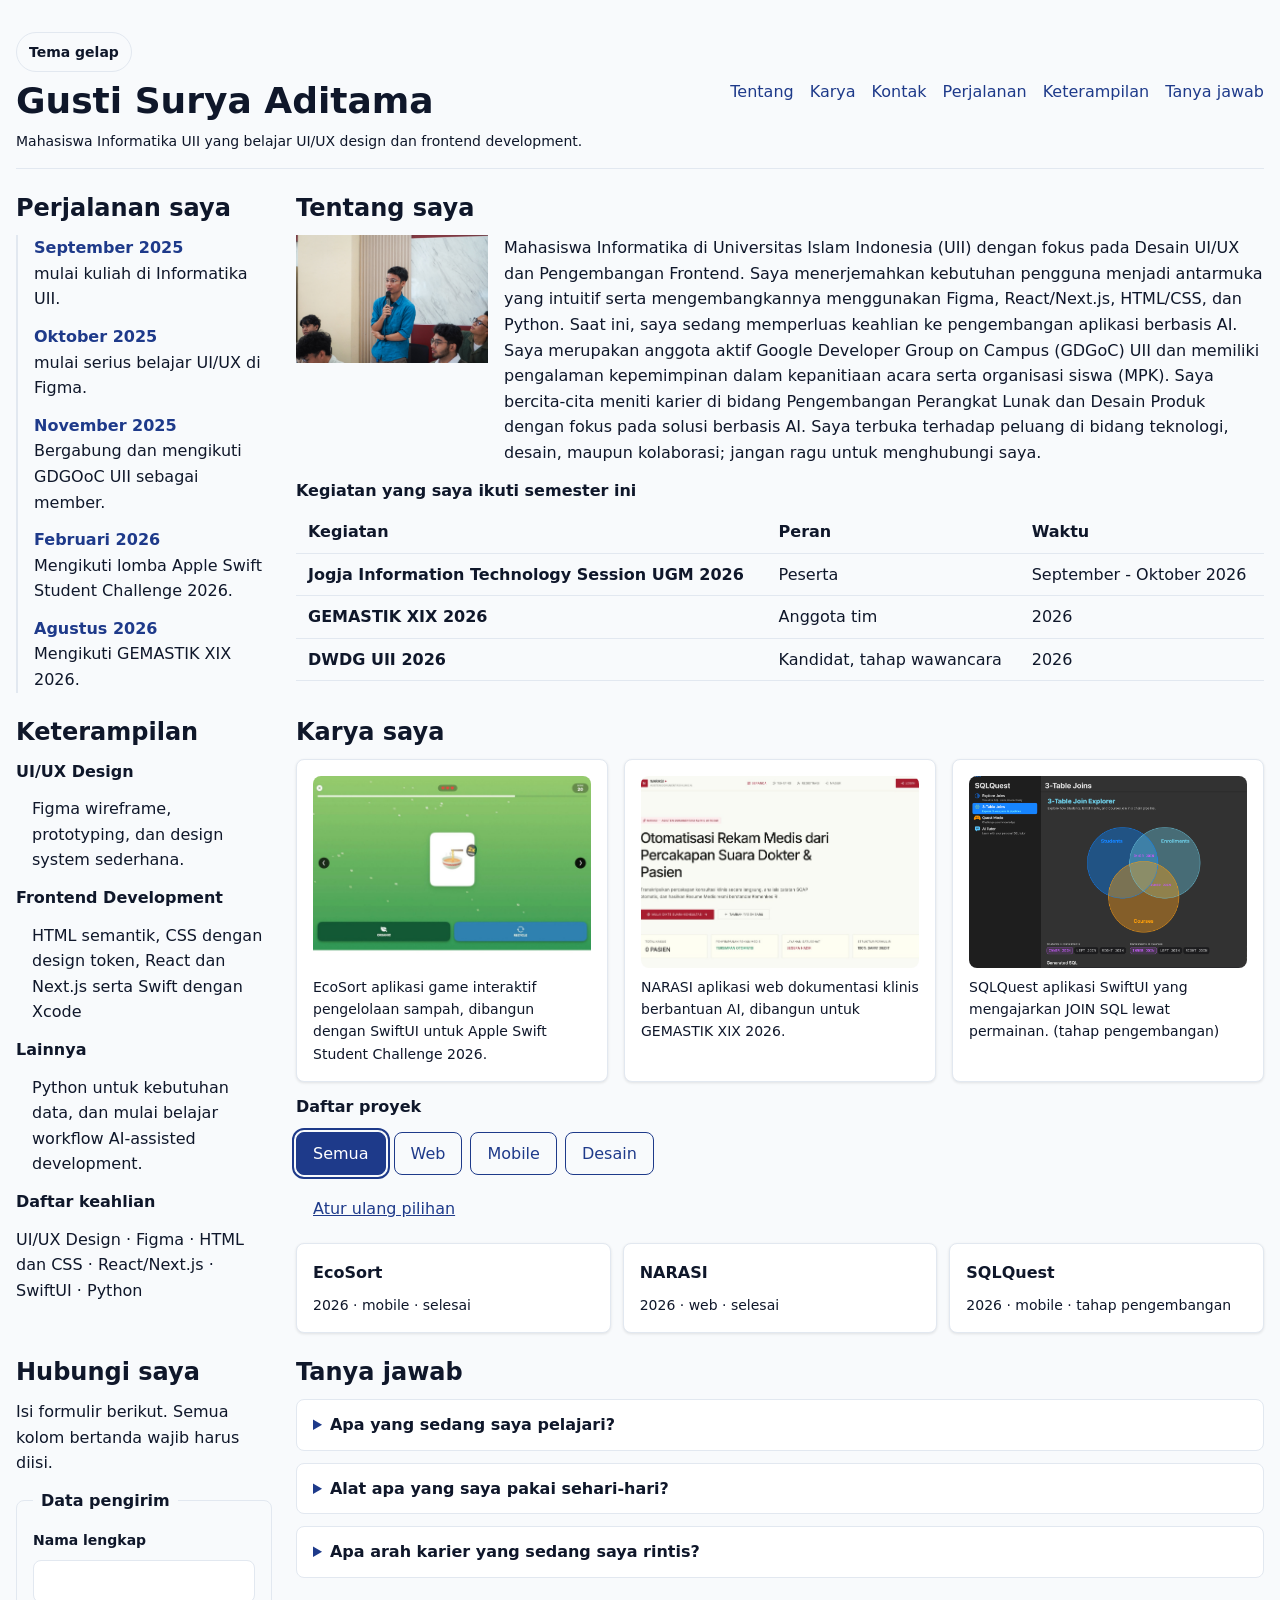
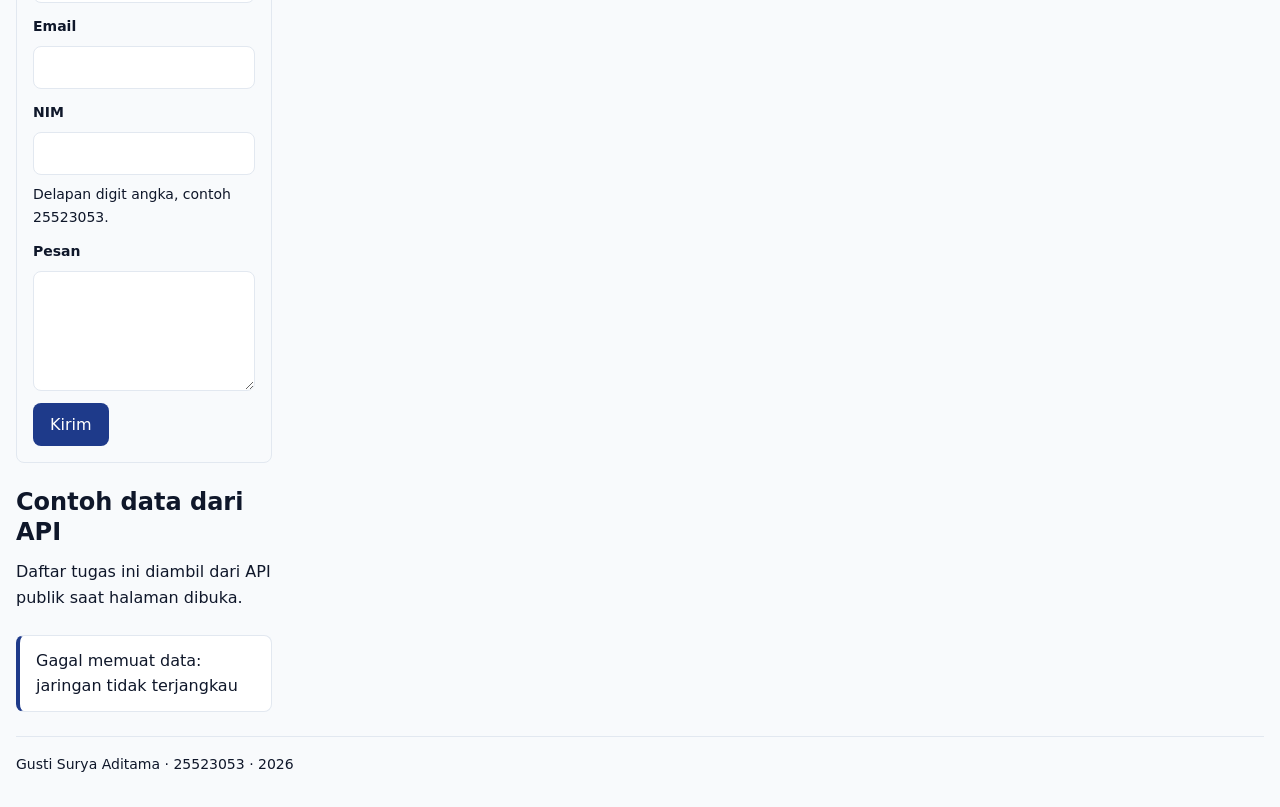
<file: worksheet-p11/profil.html>
<!DOCTYPE html>
<!--
  KERANGKA PROFIL — PABW 2026/2027 — Pertemuan 4
  ==================================================================
  Berkas ini SUDAH LENGKAP dan sudah lolos W3C Nu Html Checker serta
  Lighthouse Accessibility. JANGAN mengubah struktur, landmark, label,
  atau alt untuk memperbaiki tampilan — tampilan diubah dari berkas CSS.

  Tugas Anda di Pertemuan 4:
    1. Ganti isi yang ditandai  [ISI]  dengan milik Anda sendiri.
    2. Buat lima berkas CSS di folder css/ lalu buka komentar
       lima baris <link> di bawah  (lihat Lembar D).
    3. WAJIB — tambahkan MINIMAL TIGA bagian baru di dalam <main>,
       masing-masing memakai elemen semantik yang belum terpakai dan
       berbeda satu sama lain  (lihat Lembar B.3). Setiap bagian wajib
       diberi gaya memakai token yang sama, lalu dievaluasi W3C dan WCAG.
-->
<html lang="id">
<head>
  <meta charset="utf-8">
  <meta name="viewport" content="width=device-width, initial-scale=1">
  <meta name="color-scheme" content="light dark">
  <!-- ISI 1 — judul tab dan hasil pencarian. Ganti dengan nama Anda. -->
  <title>Profil</title>
  <meta name="description" content="Halaman profil mahasiswa PABW: tentang saya, karya, dan kontak.">
  <!-- Ikon kosong: mencegah peramban meminta /favicon.ico dan memunculkan 404 merah di Console. -->
  <link rel="icon" href="data:,">

  <!-- LEMBAR D — buat lima berkas di folder css/, lalu buka komentar ini.
       URUTAN PEMUATAN MENENTUKAN CASCADE: tokens, base, layout, komponen, tema.
       Lapisan paling bawah menang tanpa perlu !important. -->
  <link rel="stylesheet" href="css/tokens.css">
  <link rel="stylesheet" href="css/base.css">
  <link rel="stylesheet" href="css/layout.css">
  <link rel="stylesheet" href="css/komponen.css">
  <link rel="stylesheet" href="css/tema.css">
  <link rel="stylesheet" href="css/responsif.css">
</head>
<body>
  <a class="lewati" href="#utama">Lewati ke konten utama</a>

  <header class="kepala">
    <div class="header-teks">
      <div class="tema-baris">
        <input type="checkbox" id="tema" class="pengalih-tema">
        <label for="tema" class="tombol-tema">Tema gelap</label>
      </div>
      <!-- ISI 2 — nama Anda, atau nama panggilan yang Anda pakai. -->
      <h1></h1>
      <!-- ISI 3 — satu kalimat tentang diri Anda. -->
      <p class="tagline"></p>
    </div>
    <nav aria-label="Navigasi utama">
      <ul>
        <li><a href="#tentang">Tentang</a></li>
        <li><a href="#karya">Karya</a></li>
        <li><a href="#kontak">Kontak</a></li>
        <li><a href="#lini-masa">Perjalanan</a></li>
        <li><a href="#keterampilan">Keterampilan</a></li>
        <li><a href="#tanya-jawab">Tanya jawab</a></li>
      </ul>
    </nav>
  </header>

  <main id="utama">

    <section id="tentang">
      <h2>Tentang saya</h2>

      <div class="profil-utama">
      <figure class="foto">
        <!-- ISI 4 — pakai foto Anda sendiri dengan nama berkas yang sama,
             atau biarkan berkas contoh apa adanya. -->
        <img src="media/foto-profil.jpeg"
             alt="Ilustrasi grafik batang navy, putih, dan kuning keemasan sebagai foto profil sementara."
             width="480" height="480" loading="lazy">
      </figure>

      <!-- ISI 5 — dua sampai tiga kalimat: asal, minat, dan hal yang
           sedang Anda pelajari. -->
      <p>Mahasiswa Informatika di Universitas Islam Indonesia (UII) dengan fokus pada Desain UI/UX dan Pengembangan Frontend. Saya menerjemahkan kebutuhan pengguna menjadi antarmuka yang intuitif serta mengembangkannya menggunakan Figma, React/Next.js, HTML/CSS, dan Python.
        Saat ini, saya sedang memperluas keahlian ke pengembangan aplikasi berbasis AI. Saya merupakan anggota aktif Google Developer Group on Campus (GDGoC) UII dan memiliki pengalaman kepemimpinan dalam kepanitiaan acara serta organisasi siswa (MPK).
        Saya bercita-cita meniti karier di bidang Pengembangan Perangkat Lunak dan Desain Produk dengan fokus pada solusi berbasis AI. Saya terbuka terhadap peluang di bidang teknologi, desain, maupun kolaborasi; jangan ragu untuk menghubungi saya.</p>
      </div>
      <div class="table-wrap" role="region" aria-label="Tabel kegiatan yang saya ikuti" tabindex="0">
      <table>
        <!-- ISI 6 — judul tabel dan isi minimal tiga baris. -->
        <caption>Kegiatan yang saya ikuti semester ini</caption>
        <thead>
          <tr>
            <th scope="col">Kegiatan</th>
            <th scope="col">Peran</th>
            <th scope="col">Waktu</th>
          </tr>
        </thead> 
        <tbody>
          <tr>
            <th scope="row">Jogja Information Technology Session UGM 2026</th>
            <td>Peserta</td>
            <td><time datetime="2026-09">September - Oktober 2026</time></td>
          </tr>
          <tr>
            <th scope="row">GEMASTIK XIX 2026</th>
            <td>Anggota tim</td>
            <td><time datetime="2026">2026</time></td>
          </tr>
          <tr>
            <th scope="row">DWDG UII 2026</th>
            <td>Kandidat, tahap wawancara</td>
            <td><time datetime="2026">2026</time></td>
          </tr>
        </tbody>
      </table>
      </div>
    </section>

    <!-- STRUKTUR TAMBAHAN (Lembar B.3) — tiga bagian baru di bawah ini,
         masing-masing memakai elemen semantik berbeda dan id yang belum
         terpakai. Ditaruh menyebar sesuai kolom "Taruh setelah" pada tabel
         enam pilihan, bukan ditumpuk semua di akhir <main> — tiga section
         asli di atas dan di bawahnya TIDAK diubah. -->

    <section id="lini-masa">
      <h2>Perjalanan saya</h2>
      <ol class="lini">
        <li><time datetime="2025-09">September 2025</time> mulai kuliah di Informatika UII.</li>
        <li><time datetime="2025-10">Oktober 2025</time> mulai serius belajar UI/UX di Figma.</li>
        <li><time datetime="2025-11">November 2025</time> Bergabung dan mengikuti GDGOoC UII sebagai member.</li>
        <li><time datetime="2026-02">Februari 2026</time> Mengikuti lomba Apple Swift Student Challenge 2026.</li>
        <li><time datetime="2026-08">Agustus 2026</time> Mengikuti GEMASTIK XIX 2026.</li>
      </ol>
    </section>

    <section id="karya">
      <h2>Karya saya</h2>
      <!-- ISI 7 — tiga karya, proyek, atau hal yang pernah Anda buat.
           Boleh tugas kuliah, karya pribadi, atau hobi. -->
      <ul class="katalog">
        <li class="kartu">
          <figure class="kartu-foto">
            <img src="media/karya-ecosort.jpg"
                 alt="Tangkapan layar permainan EcoSort: menyortir gambar makanan ke tempat sampah organik atau daur ulang."
                 width="1200" height="883" loading="lazy">
            <figcaption>EcoSort aplikasi game interaktif pengelolaan sampah, dibangun dengan SwiftUI untuk Apple Swift Student Challenge 2026.</figcaption>
          </figure>
        </li>
        <li class="kartu">
          <figure class="kartu-foto">
            <img src="media/karya-narasi.jpg"
                 alt="Tangkapan layar beranda NARASI, asisten dokumentasi klinis berbasis AI."
                 width="1400" height="789" loading="lazy">
            <figcaption>NARASI aplikasi web dokumentasi klinis berbantuan AI, dibangun untuk GEMASTIK XIX 2026.</figcaption>
          </figure>
        </li>
        <li class="kartu">
          <figure class="kartu-foto">
            <img src="media/karya-sqlquest.jpg" 
                 alt="Tangkapan layar aplikasi SQLQuest." width="1200" height="883" loading="lazy">
            <figcaption>SQLQuest aplikasi SwiftUI yang mengajarkan JOIN SQL lewat permainan. (tahap pengembangan)</figcaption>
          </figure>
        </li>
      </ul>
      <h3>Daftar proyek</h3>
      <div id="filter" role="group" aria-label="Saring proyek menurut kategori">
        <button type="button" data-kategori="semua">Semua</button>
        <button type="button" data-kategori="web">Web</button>
        <button type="button" data-kategori="mobile">Mobile</button>
        <button type="button" data-kategori="desain">Desain</button>
      </div>
      <p><button type="button" id="atur-ulang">Atur ulang pilihan</button></p>
      <ul id="daftar"></ul>
      <p id="pesan-kosong" hidden>Tidak ada proyek pada kategori ini.</p>
    </section>

    <section id="keterampilan">
      <h2>Keterampilan</h2>
      <dl class="keterampilan">
        <dt>UI/UX Design</dt>
        <dd>Figma wireframe, prototyping, dan design system sederhana.</dd>

        <dt>Frontend Development</dt>
        <dd>HTML semantik, CSS dengan design token, React dan Next.js serta Swift dengan Xcode</dd>

        <dt>Lainnya</dt>
        <dd>Python untuk kebutuhan data, dan mulai belajar workflow AI-assisted development.</dd>
      </dl>
      <h3>Daftar keahlian</h3>
      <p id="daftar-keahlian"></p>
    </section>

    <section id="data-api">
      <h2>Contoh data dari API</h2>
      <p>Daftar tugas ini diambil dari API publik saat halaman dibuka.</p>
      <ul id="daftar-tugas"></ul>
      <p id="status-tugas" role="status"></p>
    </section>

    <section id="kontak">
      <h2>Hubungi saya</h2>
      <p>Isi formulir berikut. Semua kolom bertanda wajib harus diisi.</p>

      <form action="#" method="post">
        <fieldset>
          <legend>Data pengirim</legend>

          <p>
            <label for="nama">Nama lengkap</label>
            <input id="nama" name="nama" type="text"
                   autocomplete="name" aria-describedby="nama-galat" required>
            <span class="galat" id="nama-galat" hidden></span>
          </p>

          <p>
            <label for="email">Email</label>
            <input id="email" name="email" type="email"
                   autocomplete="email" aria-describedby="email-galat" required>
            <span class="galat" id="email-galat" hidden></span>
          </p>

          <p>
            <label for="nim">NIM</label>
            <!-- ISI 8 — ganti angka di dalam pattern dengan NIM Anda sendiri. -->
            <input id="nim" name="nim" type="text" inputmode="numeric"
                   pattern="[0-9]{8}" aria-describedby="nim-bantuan nim-galat" required>
            <span id="nim-bantuan">Delapan digit angka, contoh 25523053.</span>
            <span class="galat" id="nim-galat" hidden></span>
          </p>

          <p>
            <label for="pesan">Pesan</label>
            <textarea id="pesan" name="pesan" rows="4" aria-describedby="pesan-galat" required></textarea>
            <span class="galat" id="pesan-galat" hidden></span>
          </p>

          <button type="submit">Kirim</button>
        </fieldset>
      </form>
      <p id="status-kirim" role="status" hidden></p>
    </section>

    <section id="tanya-jawab">
      <h2>Tanya jawab</h2>

      <details>
        <summary>Apa yang sedang saya pelajari?</summary>
        <p>CSS fundamental dan cara menyusun tampilan yang konsisten lewat design token dua lapis.</p>
      </details>

      <details>
        <summary>Alat apa yang saya pakai sehari-hari?</summary>
        <p>Figma untuk desain, VS Code dan Xcode untuk programming dan pengembangan aplikasi.</p>
      </details>

      <details>
        <summary>Apa arah karier yang sedang saya rintis?</summary>
        <p>UI/UX design yang bersambung ke frontend development, dengan ketertarikan pada perkakas berbantuan AI.</p>
      </details>
    </section>

  </main>

  <footer class="kaki">
    <!-- ISI 9 — nama, NIM, tahun. -->
    <p>Gusti Surya Aditama · 25523053 · <time datetime="2026">2026</time></p>
  </footer>
  <script type="module" src="js/app.js"></script>
</body>
</html>
</file>
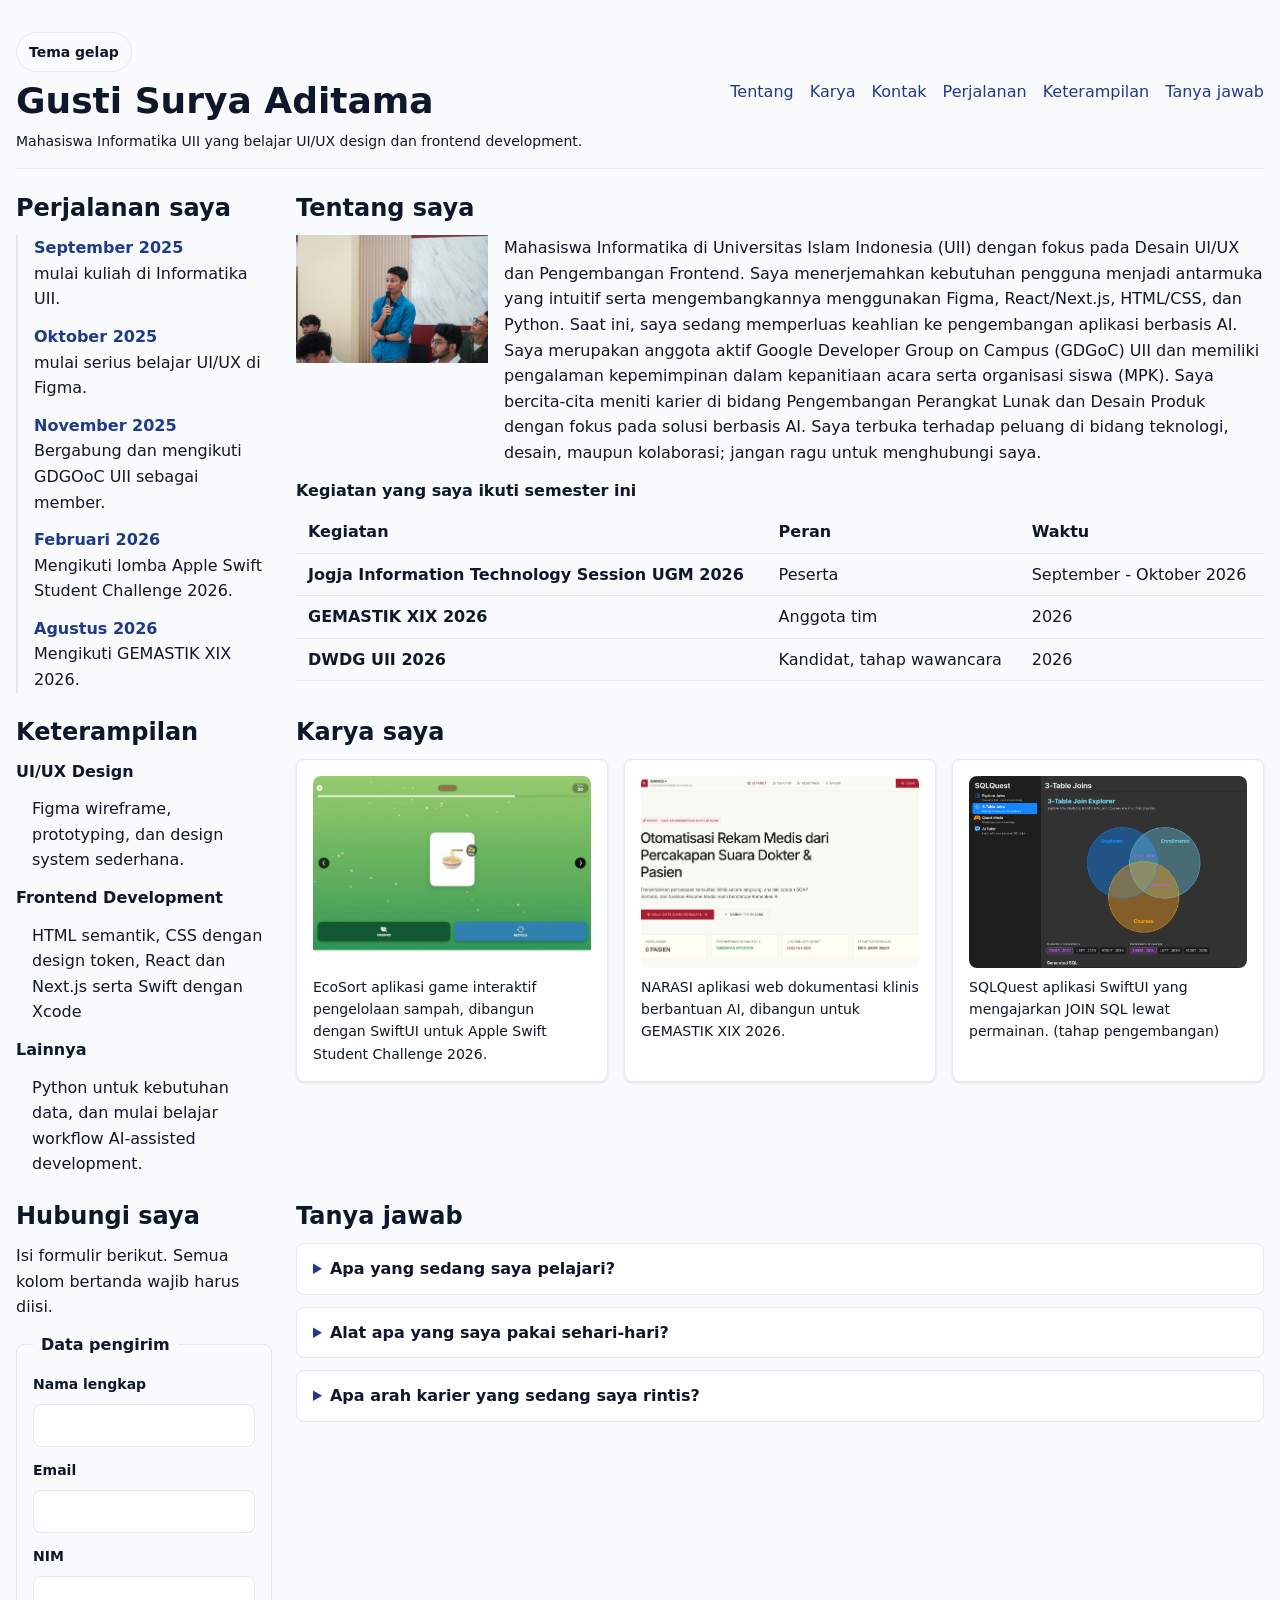
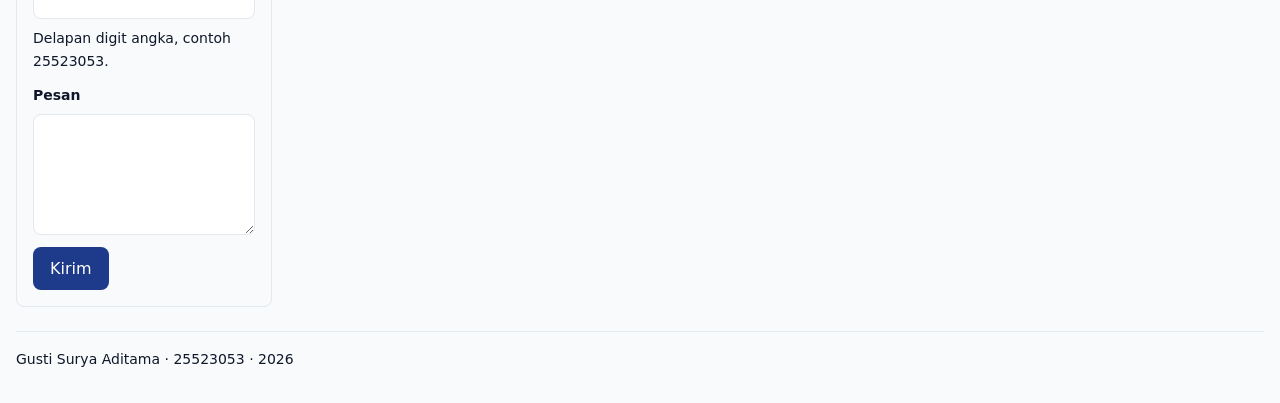
<file: worksheet-p5/profil.html>
<!DOCTYPE html>
<!--
  KERANGKA PROFIL — PABW 2026/2027 — Pertemuan 4
  ==================================================================
  Berkas ini SUDAH LENGKAP dan sudah lolos W3C Nu Html Checker serta
  Lighthouse Accessibility. JANGAN mengubah struktur, landmark, label,
  atau alt untuk memperbaiki tampilan — tampilan diubah dari berkas CSS.

  Tugas Anda di Pertemuan 4:
    1. Ganti isi yang ditandai  [ISI]  dengan milik Anda sendiri.
    2. Buat lima berkas CSS di folder css/ lalu buka komentar
       lima baris <link> di bawah  (lihat Lembar D).
    3. WAJIB — tambahkan MINIMAL TIGA bagian baru di dalam <main>,
       masing-masing memakai elemen semantik yang belum terpakai dan
       berbeda satu sama lain  (lihat Lembar B.3). Setiap bagian wajib
       diberi gaya memakai token yang sama, lalu dievaluasi W3C dan WCAG.
-->
<html lang="id">
<head>
  <meta charset="utf-8">
  <meta name="viewport" content="width=device-width, initial-scale=1">
  <meta name="color-scheme" content="light dark">
  <!-- ISI 1 — judul tab dan hasil pencarian. Ganti dengan nama Anda. -->
  <title>Profil Gusti Surya Aditama — PABW 2026/2027</title>
  <meta name="description" content="Halaman profil mahasiswa PABW: tentang saya, karya, dan kontak.">

  <!-- LEMBAR D — buat lima berkas di folder css/, lalu buka komentar ini.
       URUTAN PEMUATAN MENENTUKAN CASCADE: tokens, base, layout, komponen, tema.
       Lapisan paling bawah menang tanpa perlu !important. -->
  <link rel="stylesheet" href="css/tokens.css">
  <link rel="stylesheet" href="css/base.css">
  <link rel="stylesheet" href="css/layout.css">
  <link rel="stylesheet" href="css/komponen.css">
  <link rel="stylesheet" href="css/tema.css">
</head>
<body>
  <a class="lewati" href="#utama">Lewati ke konten utama</a>

  <header class="kepala">
    <div class="header-teks">
      <div class="tema-baris">
        <input type="checkbox" id="tema" class="pengalih-tema">
        <label for="tema" class="tombol-tema">Tema gelap</label>
      </div>
      <!-- ISI 2 — nama Anda, atau nama panggilan yang Anda pakai. -->
      <h1>Gusti Surya Aditama</h1>
      <!-- ISI 3 — satu kalimat tentang diri Anda. -->
      <p class="tagline">Mahasiswa Informatika UII yang belajar UI/UX design dan frontend development.</p>
    </div>
    <nav aria-label="Navigasi utama">
      <ul>
        <li><a href="#tentang">Tentang</a></li>
        <li><a href="#karya">Karya</a></li>
        <li><a href="#kontak">Kontak</a></li>
        <li><a href="#lini-masa">Perjalanan</a></li>
        <li><a href="#keterampilan">Keterampilan</a></li>
        <li><a href="#tanya-jawab">Tanya jawab</a></li>
      </ul>
    </nav>
  </header>

  <main id="utama">

    <section id="tentang">
      <h2>Tentang saya</h2>

      <div class="profil-utama">
      <figure class="foto">
        <!-- ISI 4 — pakai foto Anda sendiri dengan nama berkas yang sama,
             atau biarkan berkas contoh apa adanya. -->
        <img src="media/foto-profil.jpeg"
             alt="Ilustrasi grafik batang navy, putih, dan kuning keemasan sebagai foto profil sementara."
             width="480" height="480" loading="lazy">
      </figure>

      <!-- ISI 5 — dua sampai tiga kalimat: asal, minat, dan hal yang
           sedang Anda pelajari. -->
      <p>Mahasiswa Informatika di Universitas Islam Indonesia (UII) dengan fokus pada Desain UI/UX dan Pengembangan Frontend. Saya menerjemahkan kebutuhan pengguna menjadi antarmuka yang intuitif serta mengembangkannya menggunakan Figma, React/Next.js, HTML/CSS, dan Python.
        Saat ini, saya sedang memperluas keahlian ke pengembangan aplikasi berbasis AI. Saya merupakan anggota aktif Google Developer Group on Campus (GDGoC) UII dan memiliki pengalaman kepemimpinan dalam kepanitiaan acara serta organisasi siswa (MPK).
        Saya bercita-cita meniti karier di bidang Pengembangan Perangkat Lunak dan Desain Produk dengan fokus pada solusi berbasis AI. Saya terbuka terhadap peluang di bidang teknologi, desain, maupun kolaborasi; jangan ragu untuk menghubungi saya.</p>
      </div>
      <table>
        <!-- ISI 6 — judul tabel dan isi minimal tiga baris. -->
        <caption>Kegiatan yang saya ikuti semester ini</caption>
        <thead>
          <tr>
            <th scope="col">Kegiatan</th>
            <th scope="col">Peran</th>
            <th scope="col">Waktu</th>
          </tr>
        </thead> 
        <tbody>
          <tr>
            <th scope="row">Jogja Information Technology Session UGM 2026</th>
            <td>Peserta</td>
            <td><time datetime="2026-09">September - Oktober 2026</time></td>
          </tr>
          <tr>
            <th scope="row">GEMASTIK XIX 2026</th>
            <td>Anggota tim</td>
            <td><time datetime="2026">2026</time></td>
          </tr>
          <tr>
            <th scope="row">DWDG UII 2026</th>
            <td>Kandidat, tahap wawancara</td>
            <td><time datetime="2026">2026</time></td>
          </tr>
        </tbody>
      </table>
    </section>

    <!-- STRUKTUR TAMBAHAN (Lembar B.3) — tiga bagian baru di bawah ini,
         masing-masing memakai elemen semantik berbeda dan id yang belum
         terpakai. Ditaruh menyebar sesuai kolom "Taruh setelah" pada tabel
         enam pilihan, bukan ditumpuk semua di akhir <main> — tiga section
         asli di atas dan di bawahnya TIDAK diubah. -->

    <section id="lini-masa">
      <h2>Perjalanan saya</h2>
      <ol class="lini">
        <li><time datetime="2025-09">September 2025</time> mulai kuliah di Informatika UII.</li>
        <li><time datetime="2025-10">Oktober 2025</time> mulai serius belajar UI/UX di Figma.</li>
        <li><time datetime="2025-11">November 2025</time> Bergabung dan mengikuti GDGOoC UII sebagai member.</li>
        <li><time datetime="2026-02">Februari 2026</time> Mengikuti lomba Apple Swift Student Challenge 2026.</li>
        <li><time datetime="2026-08">Agustus 2026</time> Mengikuti GEMASTIK XIX 2026.</li>
      </ol>
    </section>

    <section id="karya">
      <h2>Karya saya</h2>
      <!-- ISI 7 — tiga karya, proyek, atau hal yang pernah Anda buat.
           Boleh tugas kuliah, karya pribadi, atau hobi. -->
      <ul class="katalog">
        <li class="kartu">
          <figure class="kartu-foto">
            <img src="media/karya-ecosort.jpg"
                 alt="Tangkapan layar permainan EcoSort: menyortir gambar makanan ke tempat sampah organik atau daur ulang."
                 width="1200" height="883" loading="lazy">
            <figcaption>EcoSort aplikasi game interaktif pengelolaan sampah, dibangun dengan SwiftUI untuk Apple Swift Student Challenge 2026.</figcaption>
          </figure>
        </li>
        <li class="kartu">
          <figure class="kartu-foto">
            <img src="media/karya-narasi.jpg"
                 alt="Tangkapan layar beranda NARASI, asisten dokumentasi klinis berbasis AI."
                 width="1400" height="789" loading="lazy">
            <figcaption>NARASI aplikasi web dokumentasi klinis berbantuan AI, dibangun untuk GEMASTIK XIX 2026.</figcaption>
          </figure>
        </li>
        <li class="kartu">
          <figure class="kartu-foto">
            <img src="media/karya-sqlquest.jpg" 
                 alt="Tangkapan layar aplikasi SQLQuest." width="1200" height="883" loading="lazy">
            <figcaption>SQLQuest aplikasi SwiftUI yang mengajarkan JOIN SQL lewat permainan. (tahap pengembangan)</figcaption>
          </figure>
        </li>
      </ul>
    </section>

    <section id="keterampilan">
      <h2>Keterampilan</h2>
      <dl class="keterampilan">
        <dt>UI/UX Design</dt>
        <dd>Figma wireframe, prototyping, dan design system sederhana.</dd>

        <dt>Frontend Development</dt>
        <dd>HTML semantik, CSS dengan design token, React dan Next.js serta Swift dengan Xcode</dd>

        <dt>Lainnya</dt>
        <dd>Python untuk kebutuhan data, dan mulai belajar workflow AI-assisted development.</dd>
      </dl>
    </section>

    <section id="kontak">
      <h2>Hubungi saya</h2>
      <p>Isi formulir berikut. Semua kolom bertanda wajib harus diisi.</p>

      <form action="#" method="post">
        <fieldset>
          <legend>Data pengirim</legend>

          <p>
            <label for="nama">Nama lengkap</label>
            <input id="nama" name="nama" type="text"
                   autocomplete="name" required>
          </p>

          <p>
            <label for="email">Email</label>
            <input id="email" name="email" type="email"
                   autocomplete="email" required>
          </p>

          <p>
            <label for="nim">NIM</label>
            <!-- ISI 8 — ganti angka di dalam pattern dengan NIM Anda sendiri. -->
            <input id="nim" name="nim" type="text" inputmode="numeric"
                   pattern="[0-9]{8}" aria-describedby="nim-bantuan" required>
            <span id="nim-bantuan">Delapan digit angka, contoh 25523053.</span>
          </p>

          <p>
            <label for="pesan">Pesan</label>
            <textarea id="pesan" name="pesan" rows="4" required></textarea>
          </p>

          <button type="submit">Kirim</button>
        </fieldset>
      </form>
    </section>

    <section id="tanya-jawab">
      <h2>Tanya jawab</h2>

      <details>
        <summary>Apa yang sedang saya pelajari?</summary>
        <p>CSS fundamental dan cara menyusun tampilan yang konsisten lewat design token dua lapis.</p>
      </details>

      <details>
        <summary>Alat apa yang saya pakai sehari-hari?</summary>
        <p>Figma untuk desain, VS Code dan Xcode untuk programming dan pengembangan aplikasi.</p>
      </details>

      <details>
        <summary>Apa arah karier yang sedang saya rintis?</summary>
        <p>UI/UX design yang bersambung ke frontend development, dengan ketertarikan pada perkakas berbantuan AI.</p>
      </details>
    </section>

  </main>

  <footer class="kaki">
    <!-- ISI 9 — nama, NIM, tahun. -->
    <p>Gusti Surya Aditama · 25523053 · <time datetime="2026">2026</time></p>
  </footer>
</body>
</html>
</file>
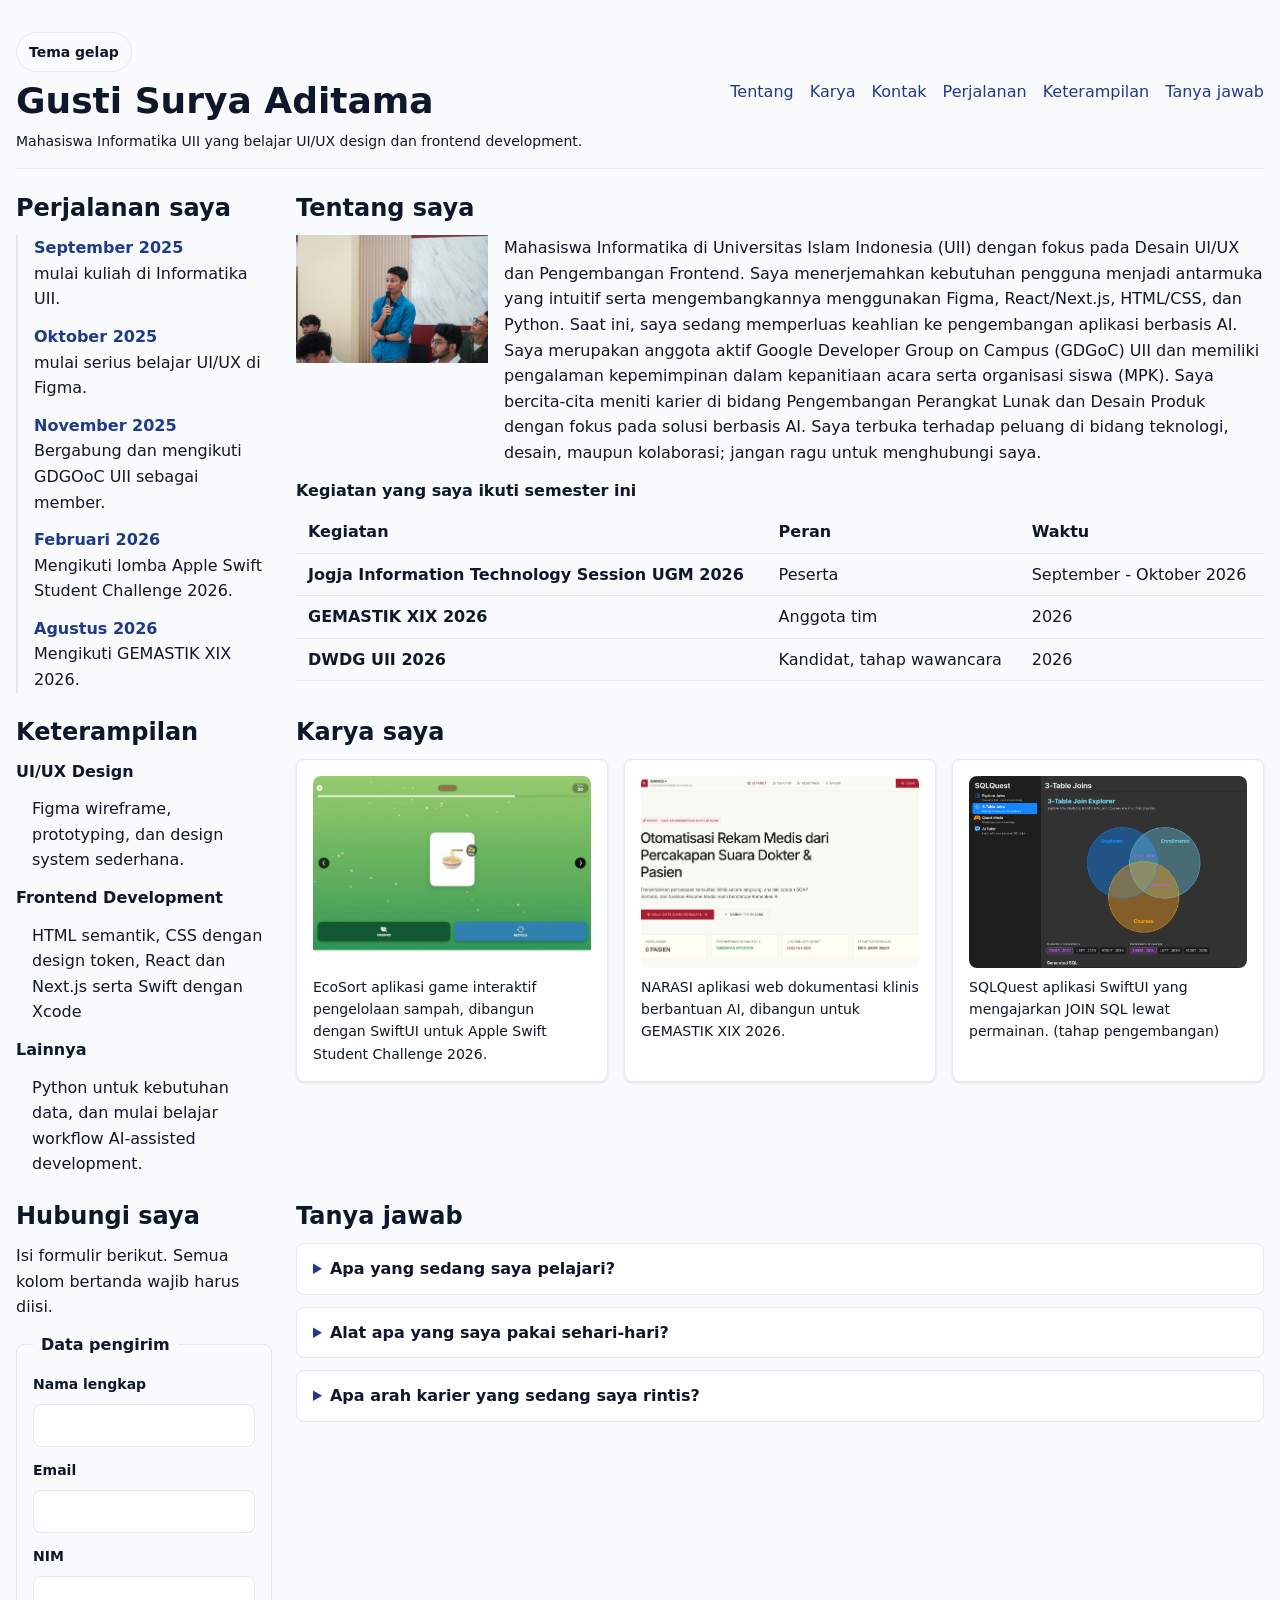
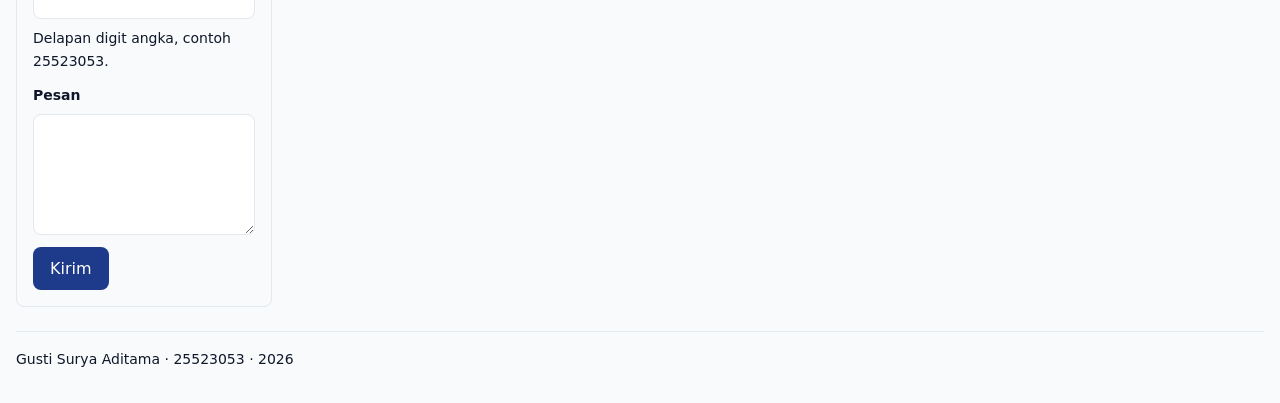
<file: worksheet-p6/profil.html>
<!DOCTYPE html>
<!--
  KERANGKA PROFIL — PABW 2026/2027 — Pertemuan 4
  ==================================================================
  Berkas ini SUDAH LENGKAP dan sudah lolos W3C Nu Html Checker serta
  Lighthouse Accessibility. JANGAN mengubah struktur, landmark, label,
  atau alt untuk memperbaiki tampilan — tampilan diubah dari berkas CSS.

  Tugas Anda di Pertemuan 4:
    1. Ganti isi yang ditandai  [ISI]  dengan milik Anda sendiri.
    2. Buat lima berkas CSS di folder css/ lalu buka komentar
       lima baris <link> di bawah  (lihat Lembar D).
    3. WAJIB — tambahkan MINIMAL TIGA bagian baru di dalam <main>,
       masing-masing memakai elemen semantik yang belum terpakai dan
       berbeda satu sama lain  (lihat Lembar B.3). Setiap bagian wajib
       diberi gaya memakai token yang sama, lalu dievaluasi W3C dan WCAG.
-->
<html lang="id">
<head>
  <meta charset="utf-8">
  <meta name="viewport" content="width=device-width, initial-scale=1">
  <meta name="color-scheme" content="light dark">
  <!-- ISI 1 — judul tab dan hasil pencarian. Ganti dengan nama Anda. -->
  <title>Profil Gusti Surya Aditama — PABW 2026/2027</title>
  <meta name="description" content="Halaman profil mahasiswa PABW: tentang saya, karya, dan kontak.">

  <!-- LEMBAR D — buat lima berkas di folder css/, lalu buka komentar ini.
       URUTAN PEMUATAN MENENTUKAN CASCADE: tokens, base, layout, komponen, tema.
       Lapisan paling bawah menang tanpa perlu !important. -->
  <link rel="stylesheet" href="css/tokens.css">
  <link rel="stylesheet" href="css/base.css">
  <link rel="stylesheet" href="css/layout.css">
  <link rel="stylesheet" href="css/komponen.css">
  <link rel="stylesheet" href="css/tema.css">
  <link rel="stylesheet" href="css/responsif.css">
</head>
<body>
  <a class="lewati" href="#utama">Lewati ke konten utama</a>

  <header class="kepala">
    <div class="header-teks">
      <div class="tema-baris">
        <input type="checkbox" id="tema" class="pengalih-tema">
        <label for="tema" class="tombol-tema">Tema gelap</label>
      </div>
      <!-- ISI 2 — nama Anda, atau nama panggilan yang Anda pakai. -->
      <h1>Gusti Surya Aditama</h1>
      <!-- ISI 3 — satu kalimat tentang diri Anda. -->
      <p class="tagline">Mahasiswa Informatika UII yang belajar UI/UX design dan frontend development.</p>
    </div>
    <nav aria-label="Navigasi utama">
      <ul>
        <li><a href="#tentang">Tentang</a></li>
        <li><a href="#karya">Karya</a></li>
        <li><a href="#kontak">Kontak</a></li>
        <li><a href="#lini-masa">Perjalanan</a></li>
        <li><a href="#keterampilan">Keterampilan</a></li>
        <li><a href="#tanya-jawab">Tanya jawab</a></li>
      </ul>
    </nav>
  </header>

  <main id="utama">

    <section id="tentang">
      <h2>Tentang saya</h2>

      <div class="profil-utama">
      <figure class="foto">
        <!-- ISI 4 — pakai foto Anda sendiri dengan nama berkas yang sama,
             atau biarkan berkas contoh apa adanya. -->
        <img src="media/foto-profil.jpeg"
             alt="Ilustrasi grafik batang navy, putih, dan kuning keemasan sebagai foto profil sementara."
             width="480" height="480" loading="lazy">
      </figure>

      <!-- ISI 5 — dua sampai tiga kalimat: asal, minat, dan hal yang
           sedang Anda pelajari. -->
      <p>Mahasiswa Informatika di Universitas Islam Indonesia (UII) dengan fokus pada Desain UI/UX dan Pengembangan Frontend. Saya menerjemahkan kebutuhan pengguna menjadi antarmuka yang intuitif serta mengembangkannya menggunakan Figma, React/Next.js, HTML/CSS, dan Python.
        Saat ini, saya sedang memperluas keahlian ke pengembangan aplikasi berbasis AI. Saya merupakan anggota aktif Google Developer Group on Campus (GDGoC) UII dan memiliki pengalaman kepemimpinan dalam kepanitiaan acara serta organisasi siswa (MPK).
        Saya bercita-cita meniti karier di bidang Pengembangan Perangkat Lunak dan Desain Produk dengan fokus pada solusi berbasis AI. Saya terbuka terhadap peluang di bidang teknologi, desain, maupun kolaborasi; jangan ragu untuk menghubungi saya.</p>
      </div>
      <div class="table-wrap" role="region" aria-label="Tabel kegiatan yang saya ikuti" tabindex="0">
      <table>
        <!-- ISI 6 — judul tabel dan isi minimal tiga baris. -->
        <caption>Kegiatan yang saya ikuti semester ini</caption>
        <thead>
          <tr>
            <th scope="col">Kegiatan</th>
            <th scope="col">Peran</th>
            <th scope="col">Waktu</th>
          </tr>
        </thead> 
        <tbody>
          <tr>
            <th scope="row">Jogja Information Technology Session UGM 2026</th>
            <td>Peserta</td>
            <td><time datetime="2026-09">September - Oktober 2026</time></td>
          </tr>
          <tr>
            <th scope="row">GEMASTIK XIX 2026</th>
            <td>Anggota tim</td>
            <td><time datetime="2026">2026</time></td>
          </tr>
          <tr>
            <th scope="row">DWDG UII 2026</th>
            <td>Kandidat, tahap wawancara</td>
            <td><time datetime="2026">2026</time></td>
          </tr>
        </tbody>
      </table>
      </div>
    </section>

    <!-- STRUKTUR TAMBAHAN (Lembar B.3) — tiga bagian baru di bawah ini,
         masing-masing memakai elemen semantik berbeda dan id yang belum
         terpakai. Ditaruh menyebar sesuai kolom "Taruh setelah" pada tabel
         enam pilihan, bukan ditumpuk semua di akhir <main> — tiga section
         asli di atas dan di bawahnya TIDAK diubah. -->

    <section id="lini-masa">
      <h2>Perjalanan saya</h2>
      <ol class="lini">
        <li><time datetime="2025-09">September 2025</time> mulai kuliah di Informatika UII.</li>
        <li><time datetime="2025-10">Oktober 2025</time> mulai serius belajar UI/UX di Figma.</li>
        <li><time datetime="2025-11">November 2025</time> Bergabung dan mengikuti GDGOoC UII sebagai member.</li>
        <li><time datetime="2026-02">Februari 2026</time> Mengikuti lomba Apple Swift Student Challenge 2026.</li>
        <li><time datetime="2026-08">Agustus 2026</time> Mengikuti GEMASTIK XIX 2026.</li>
      </ol>
    </section>

    <section id="karya">
      <h2>Karya saya</h2>
      <!-- ISI 7 — tiga karya, proyek, atau hal yang pernah Anda buat.
           Boleh tugas kuliah, karya pribadi, atau hobi. -->
      <ul class="katalog">
        <li class="kartu">
          <figure class="kartu-foto">
            <img src="media/karya-ecosort.jpg"
                 alt="Tangkapan layar permainan EcoSort: menyortir gambar makanan ke tempat sampah organik atau daur ulang."
                 width="1200" height="883" loading="lazy">
            <figcaption>EcoSort aplikasi game interaktif pengelolaan sampah, dibangun dengan SwiftUI untuk Apple Swift Student Challenge 2026.</figcaption>
          </figure>
        </li>
        <li class="kartu">
          <figure class="kartu-foto">
            <img src="media/karya-narasi.jpg"
                 alt="Tangkapan layar beranda NARASI, asisten dokumentasi klinis berbasis AI."
                 width="1400" height="789" loading="lazy">
            <figcaption>NARASI aplikasi web dokumentasi klinis berbantuan AI, dibangun untuk GEMASTIK XIX 2026.</figcaption>
          </figure>
        </li>
        <li class="kartu">
          <figure class="kartu-foto">
            <img src="media/karya-sqlquest.jpg" 
                 alt="Tangkapan layar aplikasi SQLQuest." width="1200" height="883" loading="lazy">
            <figcaption>SQLQuest aplikasi SwiftUI yang mengajarkan JOIN SQL lewat permainan. (tahap pengembangan)</figcaption>
          </figure>
        </li>
      </ul>
    </section>

    <section id="keterampilan">
      <h2>Keterampilan</h2>
      <dl class="keterampilan">
        <dt>UI/UX Design</dt>
        <dd>Figma wireframe, prototyping, dan design system sederhana.</dd>

        <dt>Frontend Development</dt>
        <dd>HTML semantik, CSS dengan design token, React dan Next.js serta Swift dengan Xcode</dd>

        <dt>Lainnya</dt>
        <dd>Python untuk kebutuhan data, dan mulai belajar workflow AI-assisted development.</dd>
      </dl>
    </section>

    <section id="kontak">
      <h2>Hubungi saya</h2>
      <p>Isi formulir berikut. Semua kolom bertanda wajib harus diisi.</p>

      <form action="#" method="post">
        <fieldset>
          <legend>Data pengirim</legend>

          <p>
            <label for="nama">Nama lengkap</label>
            <input id="nama" name="nama" type="text"
                   autocomplete="name" required>
          </p>

          <p>
            <label for="email">Email</label>
            <input id="email" name="email" type="email"
                   autocomplete="email" required>
          </p>

          <p>
            <label for="nim">NIM</label>
            <!-- ISI 8 — ganti angka di dalam pattern dengan NIM Anda sendiri. -->
            <input id="nim" name="nim" type="text" inputmode="numeric"
                   pattern="[0-9]{8}" aria-describedby="nim-bantuan" required>
            <span id="nim-bantuan">Delapan digit angka, contoh 25523053.</span>
          </p>

          <p>
            <label for="pesan">Pesan</label>
            <textarea id="pesan" name="pesan" rows="4" required></textarea>
          </p>

          <button type="submit">Kirim</button>
        </fieldset>
      </form>
    </section>

    <section id="tanya-jawab">
      <h2>Tanya jawab</h2>

      <details>
        <summary>Apa yang sedang saya pelajari?</summary>
        <p>CSS fundamental dan cara menyusun tampilan yang konsisten lewat design token dua lapis.</p>
      </details>

      <details>
        <summary>Alat apa yang saya pakai sehari-hari?</summary>
        <p>Figma untuk desain, VS Code dan Xcode untuk programming dan pengembangan aplikasi.</p>
      </details>

      <details>
        <summary>Apa arah karier yang sedang saya rintis?</summary>
        <p>UI/UX design yang bersambung ke frontend development, dengan ketertarikan pada perkakas berbantuan AI.</p>
      </details>
    </section>

  </main>

  <footer class="kaki">
    <!-- ISI 9 — nama, NIM, tahun. -->
    <p>Gusti Surya Aditama · 25523053 · <time datetime="2026">2026</time></p>
  </footer>
</body>
</html>
</file>
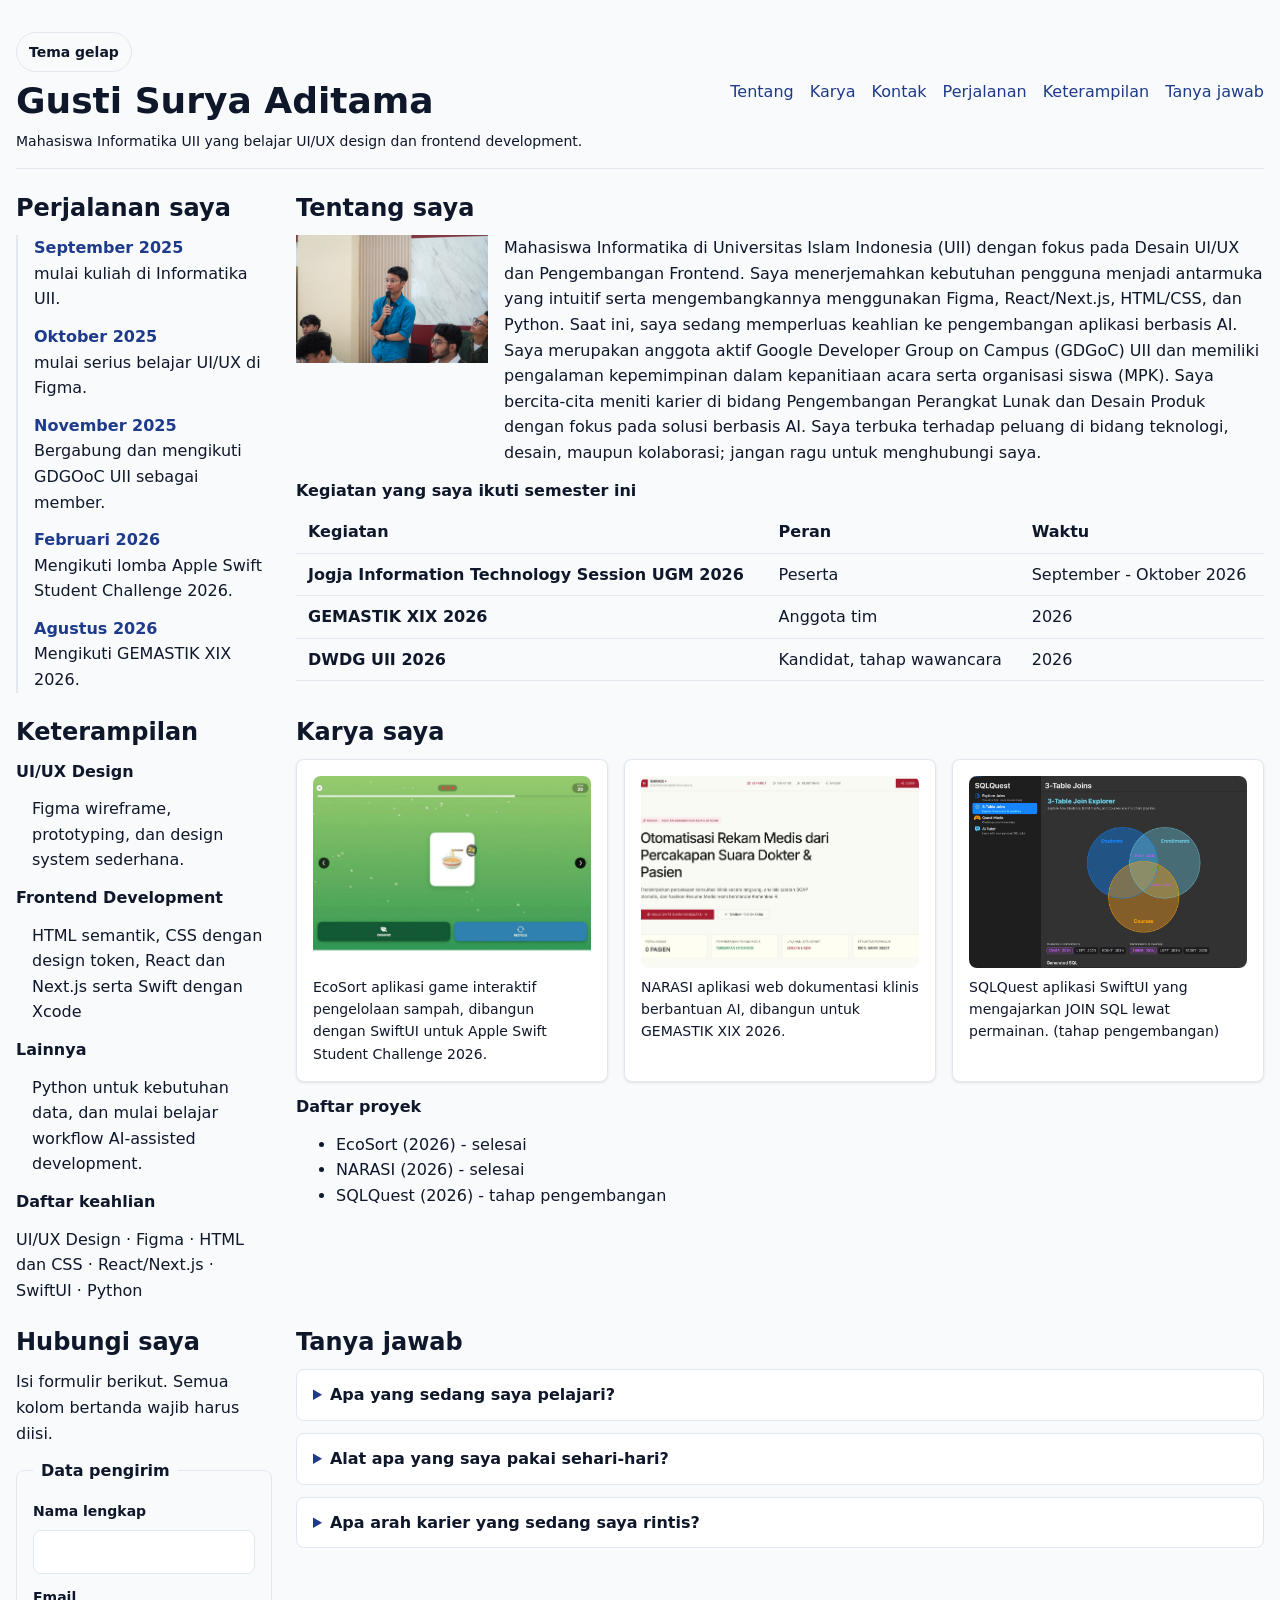
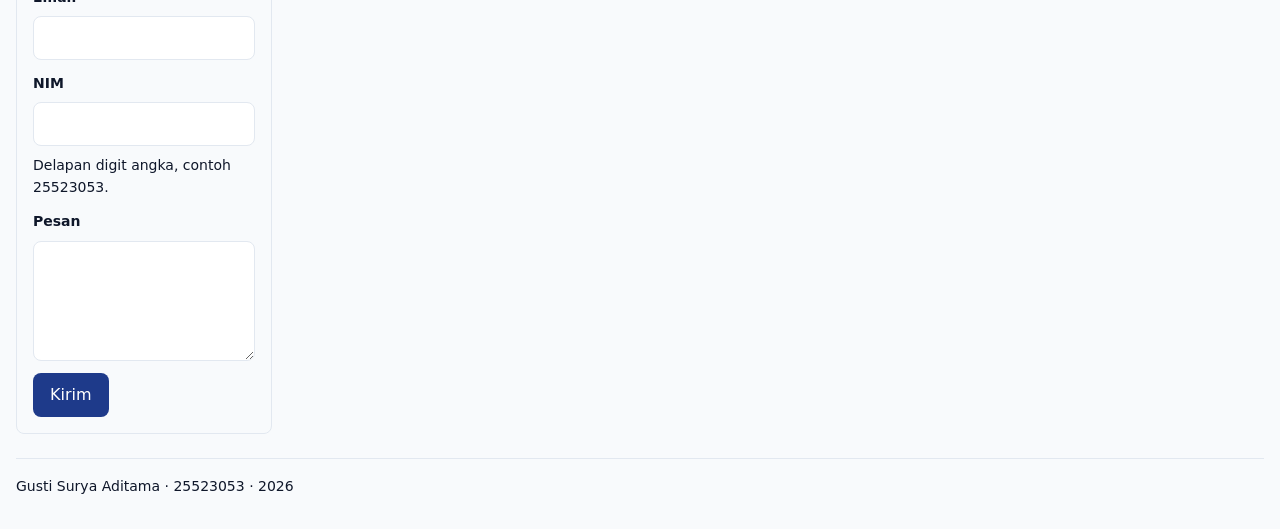
<file: worksheet-p8/profil.html>
<!DOCTYPE html>
<!--
  KERANGKA PROFIL — PABW 2026/2027 — Pertemuan 4
  ==================================================================
  Berkas ini SUDAH LENGKAP dan sudah lolos W3C Nu Html Checker serta
  Lighthouse Accessibility. JANGAN mengubah struktur, landmark, label,
  atau alt untuk memperbaiki tampilan — tampilan diubah dari berkas CSS.

  Tugas Anda di Pertemuan 4:
    1. Ganti isi yang ditandai  [ISI]  dengan milik Anda sendiri.
    2. Buat lima berkas CSS di folder css/ lalu buka komentar
       lima baris <link> di bawah  (lihat Lembar D).
    3. WAJIB — tambahkan MINIMAL TIGA bagian baru di dalam <main>,
       masing-masing memakai elemen semantik yang belum terpakai dan
       berbeda satu sama lain  (lihat Lembar B.3). Setiap bagian wajib
       diberi gaya memakai token yang sama, lalu dievaluasi W3C dan WCAG.
-->
<html lang="id">
<head>
  <meta charset="utf-8">
  <meta name="viewport" content="width=device-width, initial-scale=1">
  <meta name="color-scheme" content="light dark">
  <!-- ISI 1 — judul tab dan hasil pencarian. Ganti dengan nama Anda. -->
  <title>Profil</title>
  <meta name="description" content="Halaman profil mahasiswa PABW: tentang saya, karya, dan kontak.">
  <!-- Ikon kosong: mencegah peramban meminta /favicon.ico dan memunculkan 404 merah di Console. -->
  <link rel="icon" href="data:,">

  <!-- LEMBAR D — buat lima berkas di folder css/, lalu buka komentar ini.
       URUTAN PEMUATAN MENENTUKAN CASCADE: tokens, base, layout, komponen, tema.
       Lapisan paling bawah menang tanpa perlu !important. -->
  <link rel="stylesheet" href="css/tokens.css">
  <link rel="stylesheet" href="css/base.css">
  <link rel="stylesheet" href="css/layout.css">
  <link rel="stylesheet" href="css/komponen.css">
  <link rel="stylesheet" href="css/tema.css">
  <link rel="stylesheet" href="css/responsif.css">
</head>
<body>
  <a class="lewati" href="#utama">Lewati ke konten utama</a>

  <header class="kepala">
    <div class="header-teks">
      <div class="tema-baris">
        <input type="checkbox" id="tema" class="pengalih-tema">
        <label for="tema" class="tombol-tema">Tema gelap</label>
      </div>
      <!-- ISI 2 — nama Anda, atau nama panggilan yang Anda pakai. -->
      <h1></h1>
      <!-- ISI 3 — satu kalimat tentang diri Anda. -->
      <p class="tagline"></p>
    </div>
    <nav aria-label="Navigasi utama">
      <ul>
        <li><a href="#tentang">Tentang</a></li>
        <li><a href="#karya">Karya</a></li>
        <li><a href="#kontak">Kontak</a></li>
        <li><a href="#lini-masa">Perjalanan</a></li>
        <li><a href="#keterampilan">Keterampilan</a></li>
        <li><a href="#tanya-jawab">Tanya jawab</a></li>
      </ul>
    </nav>
  </header>

  <main id="utama">

    <section id="tentang">
      <h2>Tentang saya</h2>

      <div class="profil-utama">
      <figure class="foto">
        <!-- ISI 4 — pakai foto Anda sendiri dengan nama berkas yang sama,
             atau biarkan berkas contoh apa adanya. -->
        <img src="media/foto-profil.jpeg"
             alt="Ilustrasi grafik batang navy, putih, dan kuning keemasan sebagai foto profil sementara."
             width="480" height="480" loading="lazy">
      </figure>

      <!-- ISI 5 — dua sampai tiga kalimat: asal, minat, dan hal yang
           sedang Anda pelajari. -->
      <p>Mahasiswa Informatika di Universitas Islam Indonesia (UII) dengan fokus pada Desain UI/UX dan Pengembangan Frontend. Saya menerjemahkan kebutuhan pengguna menjadi antarmuka yang intuitif serta mengembangkannya menggunakan Figma, React/Next.js, HTML/CSS, dan Python.
        Saat ini, saya sedang memperluas keahlian ke pengembangan aplikasi berbasis AI. Saya merupakan anggota aktif Google Developer Group on Campus (GDGoC) UII dan memiliki pengalaman kepemimpinan dalam kepanitiaan acara serta organisasi siswa (MPK).
        Saya bercita-cita meniti karier di bidang Pengembangan Perangkat Lunak dan Desain Produk dengan fokus pada solusi berbasis AI. Saya terbuka terhadap peluang di bidang teknologi, desain, maupun kolaborasi; jangan ragu untuk menghubungi saya.</p>
      </div>
      <div class="table-wrap" role="region" aria-label="Tabel kegiatan yang saya ikuti" tabindex="0">
      <table>
        <!-- ISI 6 — judul tabel dan isi minimal tiga baris. -->
        <caption>Kegiatan yang saya ikuti semester ini</caption>
        <thead>
          <tr>
            <th scope="col">Kegiatan</th>
            <th scope="col">Peran</th>
            <th scope="col">Waktu</th>
          </tr>
        </thead> 
        <tbody>
          <tr>
            <th scope="row">Jogja Information Technology Session UGM 2026</th>
            <td>Peserta</td>
            <td><time datetime="2026-09">September - Oktober 2026</time></td>
          </tr>
          <tr>
            <th scope="row">GEMASTIK XIX 2026</th>
            <td>Anggota tim</td>
            <td><time datetime="2026">2026</time></td>
          </tr>
          <tr>
            <th scope="row">DWDG UII 2026</th>
            <td>Kandidat, tahap wawancara</td>
            <td><time datetime="2026">2026</time></td>
          </tr>
        </tbody>
      </table>
      </div>
    </section>

    <!-- STRUKTUR TAMBAHAN (Lembar B.3) — tiga bagian baru di bawah ini,
         masing-masing memakai elemen semantik berbeda dan id yang belum
         terpakai. Ditaruh menyebar sesuai kolom "Taruh setelah" pada tabel
         enam pilihan, bukan ditumpuk semua di akhir <main> — tiga section
         asli di atas dan di bawahnya TIDAK diubah. -->

    <section id="lini-masa">
      <h2>Perjalanan saya</h2>
      <ol class="lini">
        <li><time datetime="2025-09">September 2025</time> mulai kuliah di Informatika UII.</li>
        <li><time datetime="2025-10">Oktober 2025</time> mulai serius belajar UI/UX di Figma.</li>
        <li><time datetime="2025-11">November 2025</time> Bergabung dan mengikuti GDGOoC UII sebagai member.</li>
        <li><time datetime="2026-02">Februari 2026</time> Mengikuti lomba Apple Swift Student Challenge 2026.</li>
        <li><time datetime="2026-08">Agustus 2026</time> Mengikuti GEMASTIK XIX 2026.</li>
      </ol>
    </section>

    <section id="karya">
      <h2>Karya saya</h2>
      <!-- ISI 7 — tiga karya, proyek, atau hal yang pernah Anda buat.
           Boleh tugas kuliah, karya pribadi, atau hobi. -->
      <ul class="katalog">
        <li class="kartu">
          <figure class="kartu-foto">
            <img src="media/karya-ecosort.jpg"
                 alt="Tangkapan layar permainan EcoSort: menyortir gambar makanan ke tempat sampah organik atau daur ulang."
                 width="1200" height="883" loading="lazy">
            <figcaption>EcoSort aplikasi game interaktif pengelolaan sampah, dibangun dengan SwiftUI untuk Apple Swift Student Challenge 2026.</figcaption>
          </figure>
        </li>
        <li class="kartu">
          <figure class="kartu-foto">
            <img src="media/karya-narasi.jpg"
                 alt="Tangkapan layar beranda NARASI, asisten dokumentasi klinis berbasis AI."
                 width="1400" height="789" loading="lazy">
            <figcaption>NARASI aplikasi web dokumentasi klinis berbantuan AI, dibangun untuk GEMASTIK XIX 2026.</figcaption>
          </figure>
        </li>
        <li class="kartu">
          <figure class="kartu-foto">
            <img src="media/karya-sqlquest.jpg" 
                 alt="Tangkapan layar aplikasi SQLQuest." width="1200" height="883" loading="lazy">
            <figcaption>SQLQuest aplikasi SwiftUI yang mengajarkan JOIN SQL lewat permainan. (tahap pengembangan)</figcaption>
          </figure>
        </li>
      </ul>
      <h3>Daftar proyek</h3>
      <ul id="daftar-proyek"></ul>
    </section>

    <section id="keterampilan">
      <h2>Keterampilan</h2>
      <dl class="keterampilan">
        <dt>UI/UX Design</dt>
        <dd>Figma wireframe, prototyping, dan design system sederhana.</dd>

        <dt>Frontend Development</dt>
        <dd>HTML semantik, CSS dengan design token, React dan Next.js serta Swift dengan Xcode</dd>

        <dt>Lainnya</dt>
        <dd>Python untuk kebutuhan data, dan mulai belajar workflow AI-assisted development.</dd>
      </dl>
      <h3>Daftar keahlian</h3>
      <p id="daftar-keahlian"></p>
    </section>

    <section id="kontak">
      <h2>Hubungi saya</h2>
      <p>Isi formulir berikut. Semua kolom bertanda wajib harus diisi.</p>

      <form action="#" method="post">
        <fieldset>
          <legend>Data pengirim</legend>

          <p>
            <label for="nama">Nama lengkap</label>
            <input id="nama" name="nama" type="text"
                   autocomplete="name" required>
          </p>

          <p>
            <label for="email">Email</label>
            <input id="email" name="email" type="email"
                   autocomplete="email" required>
          </p>

          <p>
            <label for="nim">NIM</label>
            <!-- ISI 8 — ganti angka di dalam pattern dengan NIM Anda sendiri. -->
            <input id="nim" name="nim" type="text" inputmode="numeric"
                   pattern="[0-9]{8}" aria-describedby="nim-bantuan" required>
            <span id="nim-bantuan">Delapan digit angka, contoh 25523053.</span>
          </p>

          <p>
            <label for="pesan">Pesan</label>
            <textarea id="pesan" name="pesan" rows="4" required></textarea>
          </p>

          <button type="submit">Kirim</button>
        </fieldset>
      </form>
    </section>

    <section id="tanya-jawab">
      <h2>Tanya jawab</h2>

      <details>
        <summary>Apa yang sedang saya pelajari?</summary>
        <p>CSS fundamental dan cara menyusun tampilan yang konsisten lewat design token dua lapis.</p>
      </details>

      <details>
        <summary>Alat apa yang saya pakai sehari-hari?</summary>
        <p>Figma untuk desain, VS Code dan Xcode untuk programming dan pengembangan aplikasi.</p>
      </details>

      <details>
        <summary>Apa arah karier yang sedang saya rintis?</summary>
        <p>UI/UX design yang bersambung ke frontend development, dengan ketertarikan pada perkakas berbantuan AI.</p>
      </details>
    </section>

  </main>

  <footer class="kaki">
    <!-- ISI 9 — nama, NIM, tahun. -->
    <p>Gusti Surya Aditama · 25523053 · <time datetime="2026">2026</time></p>
  </footer>
  <script type="module" src="js/app.js"></script>
</body>
</html>
</file>
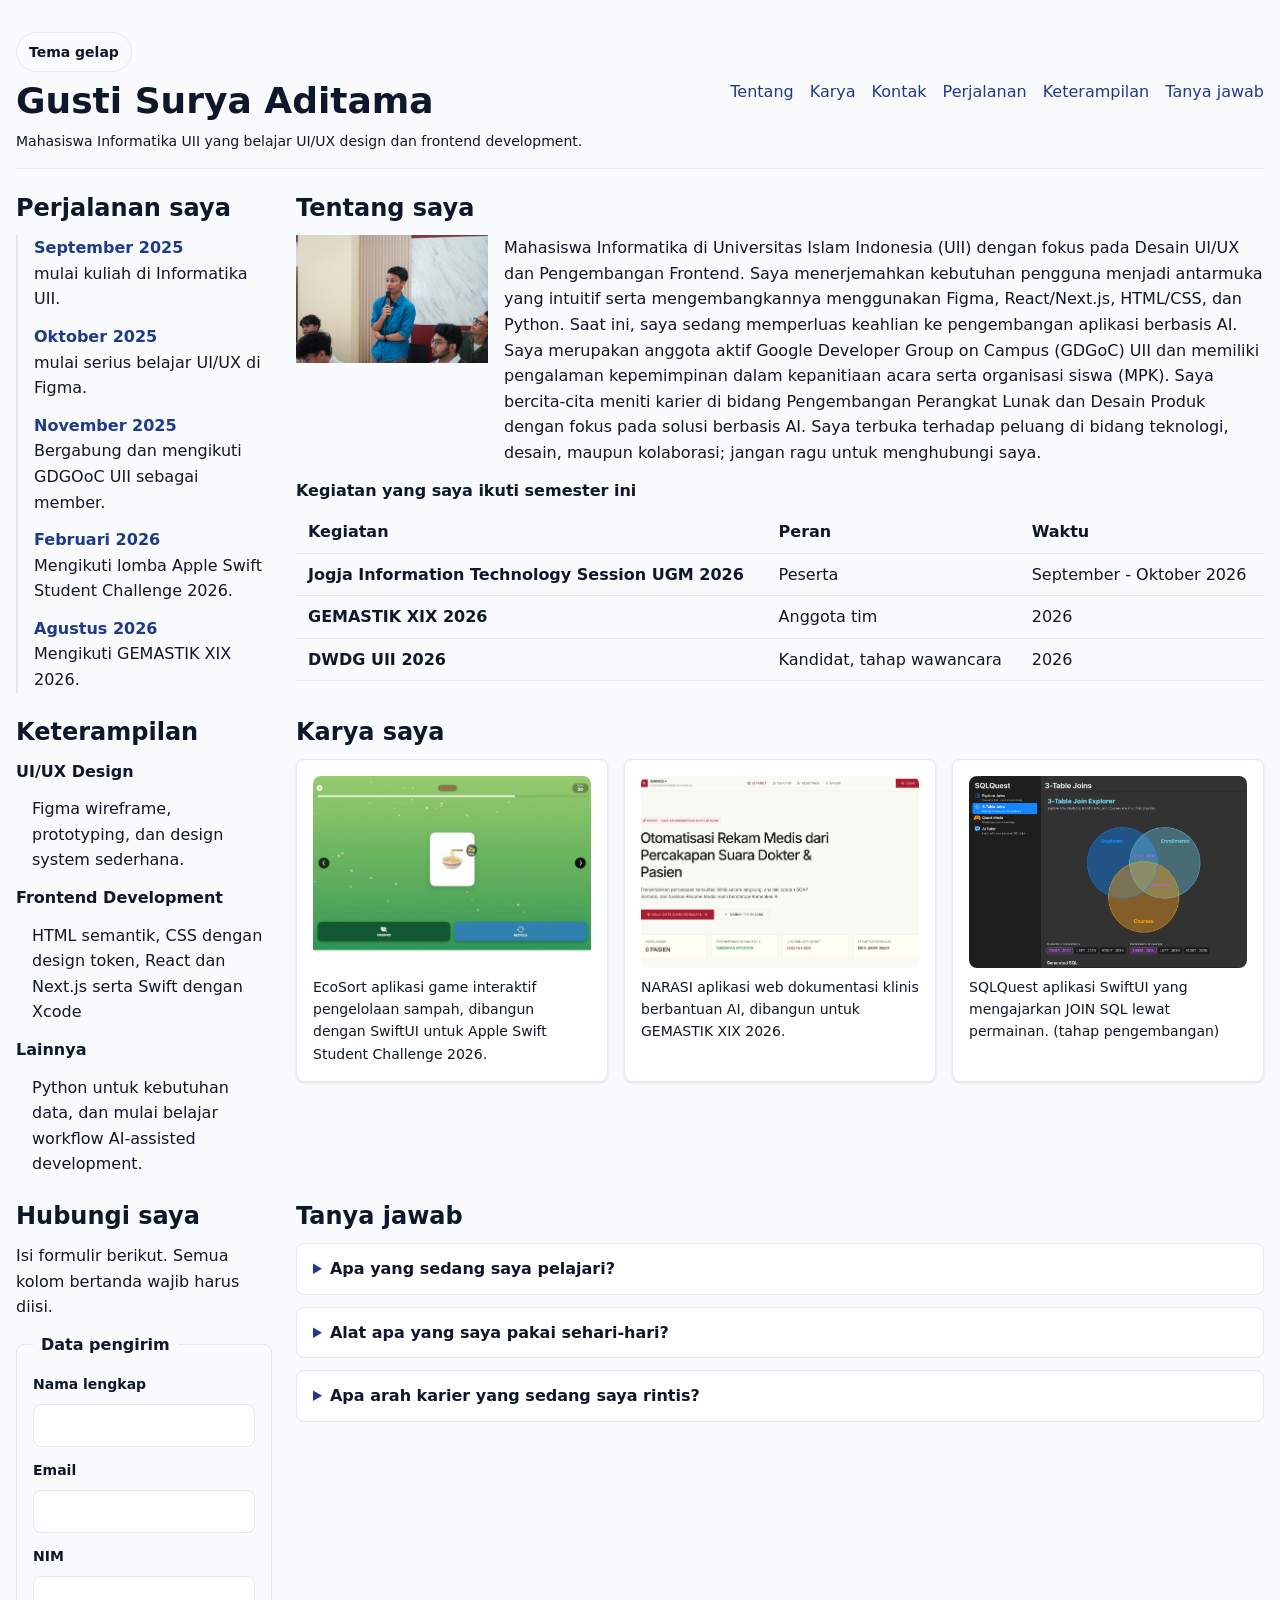
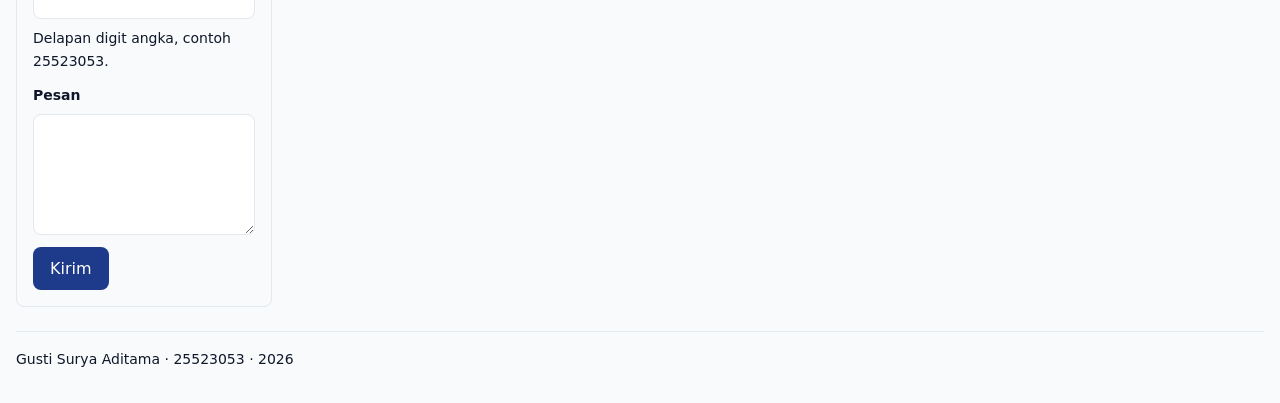
<file: worksheet-p8/profill.html>
<!DOCTYPE html>
<!--
  KERANGKA PROFIL — PABW 2026/2027 — Pertemuan 4
  ==================================================================
  Berkas ini SUDAH LENGKAP dan sudah lolos W3C Nu Html Checker serta
  Lighthouse Accessibility. JANGAN mengubah struktur, landmark, label,
  atau alt untuk memperbaiki tampilan — tampilan diubah dari berkas CSS.

  Tugas Anda di Pertemuan 4:
    1. Ganti isi yang ditandai  [ISI]  dengan milik Anda sendiri.
    2. Buat lima berkas CSS di folder css/ lalu buka komentar
       lima baris <link> di bawah  (lihat Lembar D).
    3. WAJIB — tambahkan MINIMAL TIGA bagian baru di dalam <main>,
       masing-masing memakai elemen semantik yang belum terpakai dan
       berbeda satu sama lain  (lihat Lembar B.3). Setiap bagian wajib
       diberi gaya memakai token yang sama, lalu dievaluasi W3C dan WCAG.
-->
<html lang="id">
<head>
  <meta charset="utf-8">
  <meta name="viewport" content="width=device-width, initial-scale=1">
  <meta name="color-scheme" content="light dark">
  <!-- ISI 1 — judul tab dan hasil pencarian. Ganti dengan nama Anda. -->
  <title>Profil Gusti Surya Aditama — PABW 2026/2027</title>
  <meta name="description" content="Halaman profil mahasiswa PABW: tentang saya, karya, dan kontak.">
  <!-- Ikon kosong: mencegah peramban meminta /favicon.ico dan memunculkan 404 merah di Console. -->
  <link rel="icon" href="data:,">

  <!-- LEMBAR D — buat lima berkas di folder css/, lalu buka komentar ini.
       URUTAN PEMUATAN MENENTUKAN CASCADE: tokens, base, layout, komponen, tema.
       Lapisan paling bawah menang tanpa perlu !important. -->
  <link rel="stylesheet" href="css/tokens.css">
  <link rel="stylesheet" href="css/base.css">
  <link rel="stylesheet" href="css/layout.css">
  <link rel="stylesheet" href="css/komponen.css">
  <link rel="stylesheet" href="css/tema.css">
  <link rel="stylesheet" href="css/responsif.css">
</head>
<body>
  <a class="lewati" href="#utama">Lewati ke konten utama</a>

  <header class="kepala">
    <div class="header-teks">
      <div class="tema-baris">
        <input type="checkbox" id="tema" class="pengalih-tema">
        <label for="tema" class="tombol-tema">Tema gelap</label>
      </div>
      <!-- ISI 2 — nama Anda, atau nama panggilan yang Anda pakai. -->
      <h1>Gusti Surya Aditama</h1>
      <!-- ISI 3 — satu kalimat tentang diri Anda. -->
      <p class="tagline">Mahasiswa Informatika UII yang belajar UI/UX design dan frontend development.</p>
    </div>
    <nav aria-label="Navigasi utama">
      <ul>
        <li><a href="#tentang">Tentang</a></li>
        <li><a href="#karya">Karya</a></li>
        <li><a href="#kontak">Kontak</a></li>
        <li><a href="#lini-masa">Perjalanan</a></li>
        <li><a href="#keterampilan">Keterampilan</a></li>
        <li><a href="#tanya-jawab">Tanya jawab</a></li>
      </ul>
    </nav>
  </header>

  <main id="utama">

    <section id="tentang">
      <h2>Tentang saya</h2>

      <div class="profil-utama">
      <figure class="foto">
        <!-- ISI 4 — pakai foto Anda sendiri dengan nama berkas yang sama,
             atau biarkan berkas contoh apa adanya. -->
        <img src="media/foto-profil.jpeg"
             alt="Ilustrasi grafik batang navy, putih, dan kuning keemasan sebagai foto profil sementara."
             width="480" height="480" loading="lazy">
      </figure>

      <!-- ISI 5 — dua sampai tiga kalimat: asal, minat, dan hal yang
           sedang Anda pelajari. -->
      <p>Mahasiswa Informatika di Universitas Islam Indonesia (UII) dengan fokus pada Desain UI/UX dan Pengembangan Frontend. Saya menerjemahkan kebutuhan pengguna menjadi antarmuka yang intuitif serta mengembangkannya menggunakan Figma, React/Next.js, HTML/CSS, dan Python.
        Saat ini, saya sedang memperluas keahlian ke pengembangan aplikasi berbasis AI. Saya merupakan anggota aktif Google Developer Group on Campus (GDGoC) UII dan memiliki pengalaman kepemimpinan dalam kepanitiaan acara serta organisasi siswa (MPK).
        Saya bercita-cita meniti karier di bidang Pengembangan Perangkat Lunak dan Desain Produk dengan fokus pada solusi berbasis AI. Saya terbuka terhadap peluang di bidang teknologi, desain, maupun kolaborasi; jangan ragu untuk menghubungi saya.</p>
      </div>
      <div class="table-wrap" role="region" aria-label="Tabel kegiatan yang saya ikuti" tabindex="0">
      <table>
        <!-- ISI 6 — judul tabel dan isi minimal tiga baris. -->
        <caption>Kegiatan yang saya ikuti semester ini</caption>
        <thead>
          <tr>
            <th scope="col">Kegiatan</th>
            <th scope="col">Peran</th>
            <th scope="col">Waktu</th>
          </tr>
        </thead> 
        <tbody>
          <tr>
            <th scope="row">Jogja Information Technology Session UGM 2026</th>
            <td>Peserta</td>
            <td><time datetime="2026-09">September - Oktober 2026</time></td>
          </tr>
          <tr>
            <th scope="row">GEMASTIK XIX 2026</th>
            <td>Anggota tim</td>
            <td><time datetime="2026">2026</time></td>
          </tr>
          <tr>
            <th scope="row">DWDG UII 2026</th>
            <td>Kandidat, tahap wawancara</td>
            <td><time datetime="2026">2026</time></td>
          </tr>
        </tbody>
      </table>
      </div>
    </section>

    <!-- STRUKTUR TAMBAHAN (Lembar B.3) — tiga bagian baru di bawah ini,
         masing-masing memakai elemen semantik berbeda dan id yang belum
         terpakai. Ditaruh menyebar sesuai kolom "Taruh setelah" pada tabel
         enam pilihan, bukan ditumpuk semua di akhir <main> — tiga section
         asli di atas dan di bawahnya TIDAK diubah. -->

    <section id="lini-masa">
      <h2>Perjalanan saya</h2>
      <ol class="lini">
        <li><time datetime="2025-09">September 2025</time> mulai kuliah di Informatika UII.</li>
        <li><time datetime="2025-10">Oktober 2025</time> mulai serius belajar UI/UX di Figma.</li>
        <li><time datetime="2025-11">November 2025</time> Bergabung dan mengikuti GDGOoC UII sebagai member.</li>
        <li><time datetime="2026-02">Februari 2026</time> Mengikuti lomba Apple Swift Student Challenge 2026.</li>
        <li><time datetime="2026-08">Agustus 2026</time> Mengikuti GEMASTIK XIX 2026.</li>
      </ol>
    </section>

    <section id="karya">
      <h2>Karya saya</h2>
      <!-- ISI 7 — tiga karya, proyek, atau hal yang pernah Anda buat.
           Boleh tugas kuliah, karya pribadi, atau hobi. -->
      <ul class="katalog">
        <li class="kartu">
          <figure class="kartu-foto">
            <img src="media/karya-ecosort.jpg"
                 alt="Tangkapan layar permainan EcoSort: menyortir gambar makanan ke tempat sampah organik atau daur ulang."
                 width="1200" height="883" loading="lazy">
            <figcaption>EcoSort aplikasi game interaktif pengelolaan sampah, dibangun dengan SwiftUI untuk Apple Swift Student Challenge 2026.</figcaption>
          </figure>
        </li>
        <li class="kartu">
          <figure class="kartu-foto">
            <img src="media/karya-narasi.jpg"
                 alt="Tangkapan layar beranda NARASI, asisten dokumentasi klinis berbasis AI."
                 width="1400" height="789" loading="lazy">
            <figcaption>NARASI aplikasi web dokumentasi klinis berbantuan AI, dibangun untuk GEMASTIK XIX 2026.</figcaption>
          </figure>
        </li>
        <li class="kartu">
          <figure class="kartu-foto">
            <img src="media/karya-sqlquest.jpg" 
                 alt="Tangkapan layar aplikasi SQLQuest." width="1200" height="883" loading="lazy">
            <figcaption>SQLQuest aplikasi SwiftUI yang mengajarkan JOIN SQL lewat permainan. (tahap pengembangan)</figcaption>
          </figure>
        </li>
      </ul>
    </section>

    <section id="keterampilan">
      <h2>Keterampilan</h2>
      <dl class="keterampilan">
        <dt>UI/UX Design</dt>
        <dd>Figma wireframe, prototyping, dan design system sederhana.</dd>

        <dt>Frontend Development</dt>
        <dd>HTML semantik, CSS dengan design token, React dan Next.js serta Swift dengan Xcode</dd>

        <dt>Lainnya</dt>
        <dd>Python untuk kebutuhan data, dan mulai belajar workflow AI-assisted development.</dd>
      </dl>
    </section>

    <section id="kontak">
      <h2>Hubungi saya</h2>
      <p>Isi formulir berikut. Semua kolom bertanda wajib harus diisi.</p>

      <form action="#" method="post">
        <fieldset>
          <legend>Data pengirim</legend>

          <p>
            <label for="nama">Nama lengkap</label>
            <input id="nama" name="nama" type="text"
                   autocomplete="name" required>
          </p>

          <p>
            <label for="email">Email</label>
            <input id="email" name="email" type="email"
                   autocomplete="email" required>
          </p>

          <p>
            <label for="nim">NIM</label>
            <!-- ISI 8 — ganti angka di dalam pattern dengan NIM Anda sendiri. -->
            <input id="nim" name="nim" type="text" inputmode="numeric"
                   pattern="[0-9]{8}" aria-describedby="nim-bantuan" required>
            <span id="nim-bantuan">Delapan digit angka, contoh 25523053.</span>
          </p>

          <p>
            <label for="pesan">Pesan</label>
            <textarea id="pesan" name="pesan" rows="4" required></textarea>
          </p>

          <button type="submit">Kirim</button>
        </fieldset>
      </form>
    </section>

    <section id="tanya-jawab">
      <h2>Tanya jawab</h2>

      <details>
        <summary>Apa yang sedang saya pelajari?</summary>
        <p>CSS fundamental dan cara menyusun tampilan yang konsisten lewat design token dua lapis.</p>
      </details>

      <details>
        <summary>Alat apa yang saya pakai sehari-hari?</summary>
        <p>Figma untuk desain, VS Code dan Xcode untuk programming dan pengembangan aplikasi.</p>
      </details>

      <details>
        <summary>Apa arah karier yang sedang saya rintis?</summary>
        <p>UI/UX design yang bersambung ke frontend development, dengan ketertarikan pada perkakas berbantuan AI.</p>
      </details>
    </section>

  </main>

  <footer class="kaki">
    <!-- ISI 9 — nama, NIM, tahun. -->
    <p>Gusti Surya Aditama · 25523053 · <time datetime="2026">2026</time></p>
  </footer>
  <script type="module" src="js/app.js"></script>
</body>
</html>
</file>
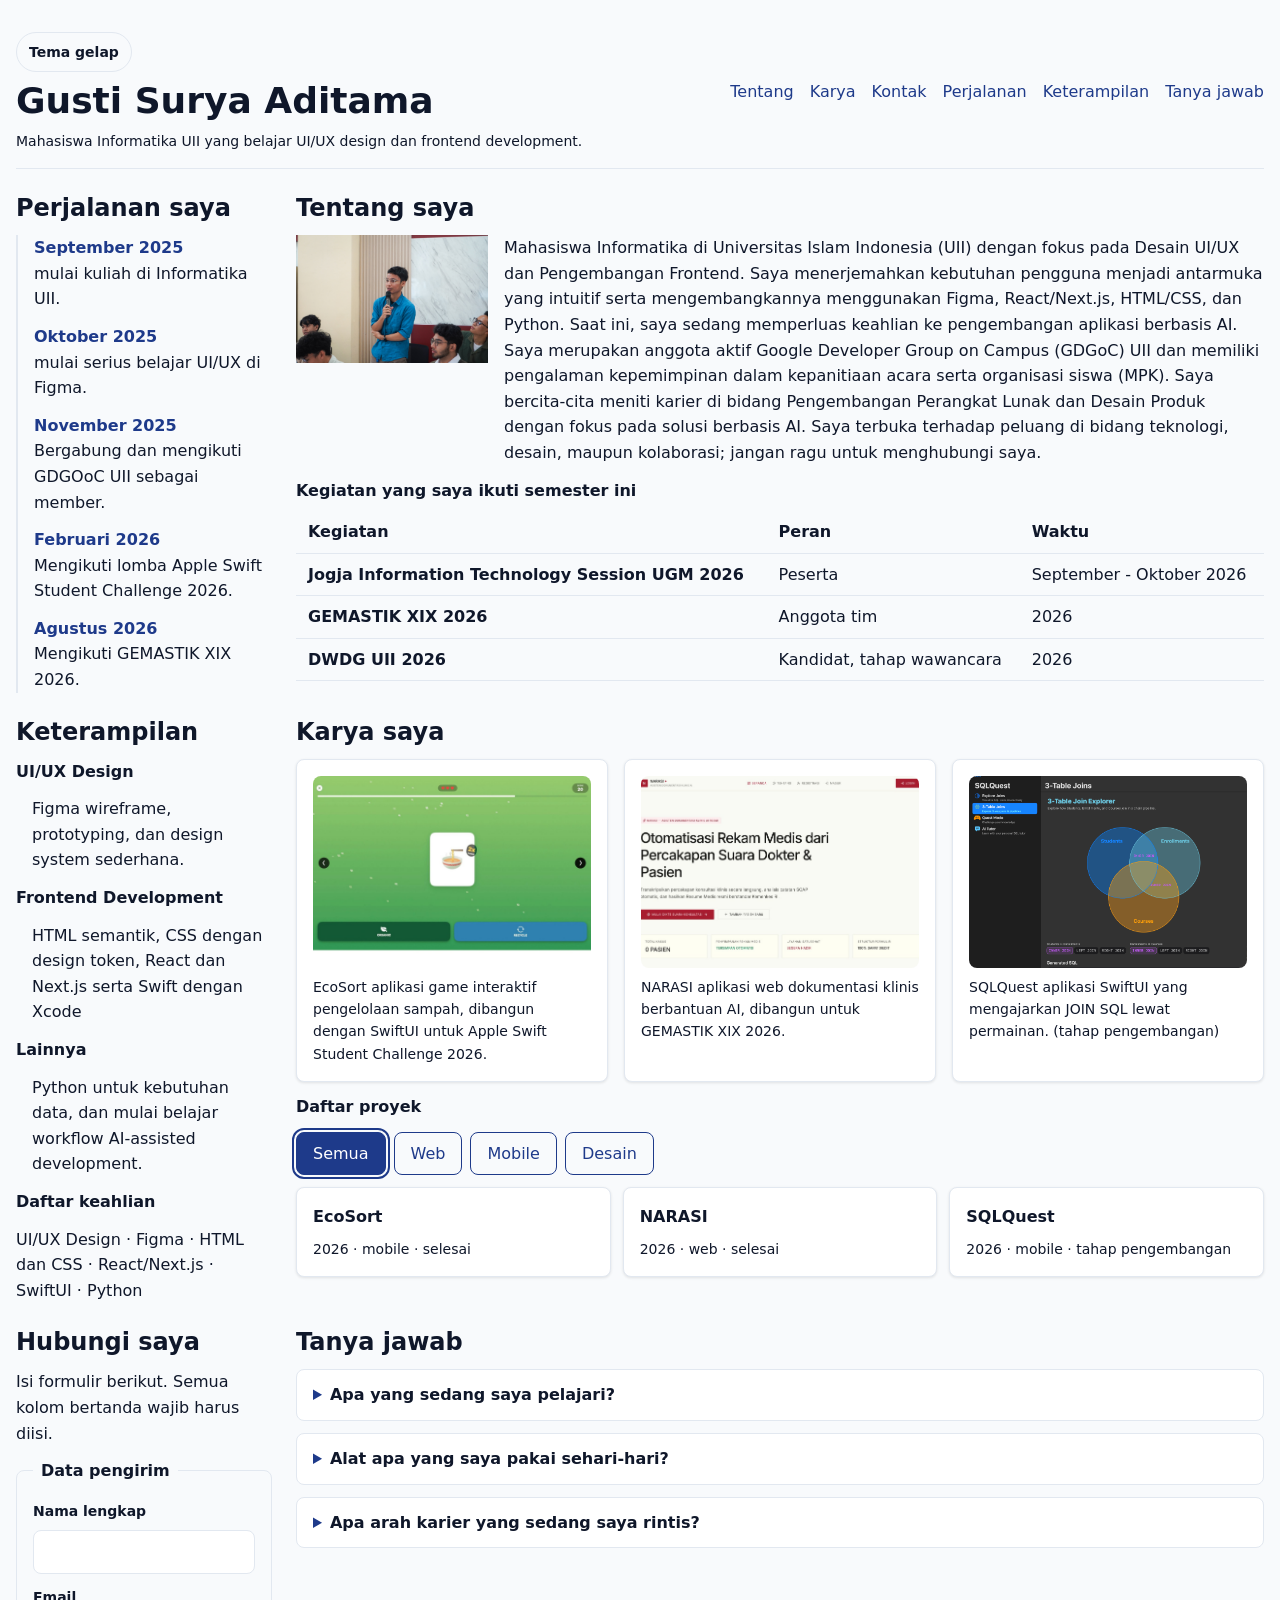
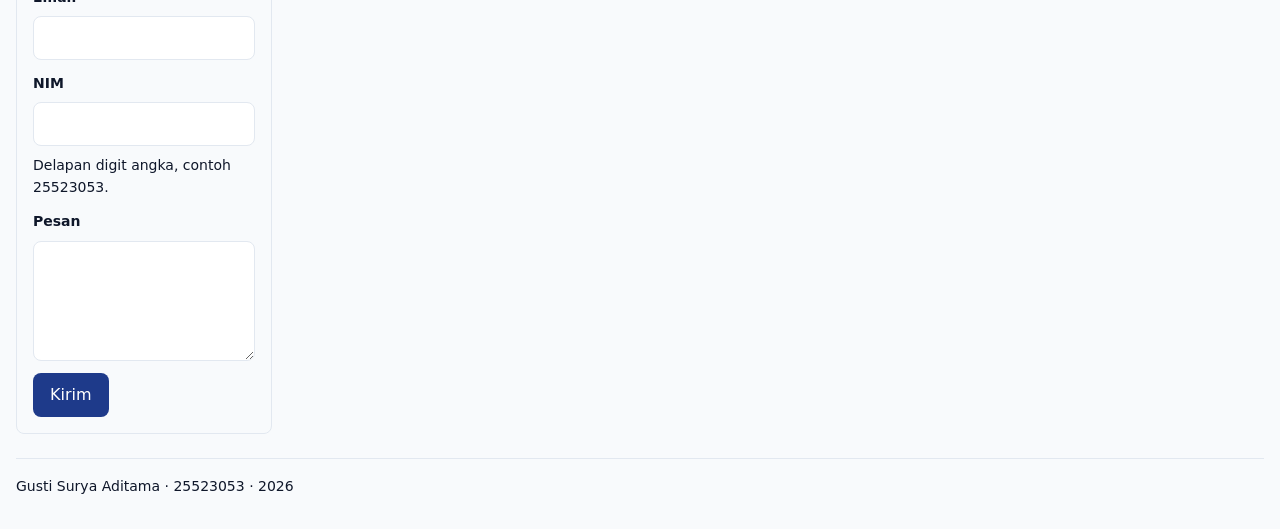
<file: worksheet-p9/profil.html>
<!DOCTYPE html>
<!--
  KERANGKA PROFIL — PABW 2026/2027 — Pertemuan 4
  ==================================================================
  Berkas ini SUDAH LENGKAP dan sudah lolos W3C Nu Html Checker serta
  Lighthouse Accessibility. JANGAN mengubah struktur, landmark, label,
  atau alt untuk memperbaiki tampilan — tampilan diubah dari berkas CSS.

  Tugas Anda di Pertemuan 4:
    1. Ganti isi yang ditandai  [ISI]  dengan milik Anda sendiri.
    2. Buat lima berkas CSS di folder css/ lalu buka komentar
       lima baris <link> di bawah  (lihat Lembar D).
    3. WAJIB — tambahkan MINIMAL TIGA bagian baru di dalam <main>,
       masing-masing memakai elemen semantik yang belum terpakai dan
       berbeda satu sama lain  (lihat Lembar B.3). Setiap bagian wajib
       diberi gaya memakai token yang sama, lalu dievaluasi W3C dan WCAG.
-->
<html lang="id">
<head>
  <meta charset="utf-8">
  <meta name="viewport" content="width=device-width, initial-scale=1">
  <meta name="color-scheme" content="light dark">
  <!-- ISI 1 — judul tab dan hasil pencarian. Ganti dengan nama Anda. -->
  <title>Profil</title>
  <meta name="description" content="Halaman profil mahasiswa PABW: tentang saya, karya, dan kontak.">
  <!-- Ikon kosong: mencegah peramban meminta /favicon.ico dan memunculkan 404 merah di Console. -->
  <link rel="icon" href="data:,">

  <!-- LEMBAR D — buat lima berkas di folder css/, lalu buka komentar ini.
       URUTAN PEMUATAN MENENTUKAN CASCADE: tokens, base, layout, komponen, tema.
       Lapisan paling bawah menang tanpa perlu !important. -->
  <link rel="stylesheet" href="css/tokens.css">
  <link rel="stylesheet" href="css/base.css">
  <link rel="stylesheet" href="css/layout.css">
  <link rel="stylesheet" href="css/komponen.css">
  <link rel="stylesheet" href="css/tema.css">
  <link rel="stylesheet" href="css/responsif.css">
</head>
<body>
  <a class="lewati" href="#utama">Lewati ke konten utama</a>

  <header class="kepala">
    <div class="header-teks">
      <div class="tema-baris">
        <input type="checkbox" id="tema" class="pengalih-tema">
        <label for="tema" class="tombol-tema">Tema gelap</label>
      </div>
      <!-- ISI 2 — nama Anda, atau nama panggilan yang Anda pakai. -->
      <h1></h1>
      <!-- ISI 3 — satu kalimat tentang diri Anda. -->
      <p class="tagline"></p>
    </div>
    <nav aria-label="Navigasi utama">
      <ul>
        <li><a href="#tentang">Tentang</a></li>
        <li><a href="#karya">Karya</a></li>
        <li><a href="#kontak">Kontak</a></li>
        <li><a href="#lini-masa">Perjalanan</a></li>
        <li><a href="#keterampilan">Keterampilan</a></li>
        <li><a href="#tanya-jawab">Tanya jawab</a></li>
      </ul>
    </nav>
  </header>

  <main id="utama">

    <section id="tentang">
      <h2>Tentang saya</h2>

      <div class="profil-utama">
      <figure class="foto">
        <!-- ISI 4 — pakai foto Anda sendiri dengan nama berkas yang sama,
             atau biarkan berkas contoh apa adanya. -->
        <img src="media/foto-profil.jpeg"
             alt="Ilustrasi grafik batang navy, putih, dan kuning keemasan sebagai foto profil sementara."
             width="480" height="480" loading="lazy">
      </figure>

      <!-- ISI 5 — dua sampai tiga kalimat: asal, minat, dan hal yang
           sedang Anda pelajari. -->
      <p>Mahasiswa Informatika di Universitas Islam Indonesia (UII) dengan fokus pada Desain UI/UX dan Pengembangan Frontend. Saya menerjemahkan kebutuhan pengguna menjadi antarmuka yang intuitif serta mengembangkannya menggunakan Figma, React/Next.js, HTML/CSS, dan Python.
        Saat ini, saya sedang memperluas keahlian ke pengembangan aplikasi berbasis AI. Saya merupakan anggota aktif Google Developer Group on Campus (GDGoC) UII dan memiliki pengalaman kepemimpinan dalam kepanitiaan acara serta organisasi siswa (MPK).
        Saya bercita-cita meniti karier di bidang Pengembangan Perangkat Lunak dan Desain Produk dengan fokus pada solusi berbasis AI. Saya terbuka terhadap peluang di bidang teknologi, desain, maupun kolaborasi; jangan ragu untuk menghubungi saya.</p>
      </div>
      <div class="table-wrap" role="region" aria-label="Tabel kegiatan yang saya ikuti" tabindex="0">
      <table>
        <!-- ISI 6 — judul tabel dan isi minimal tiga baris. -->
        <caption>Kegiatan yang saya ikuti semester ini</caption>
        <thead>
          <tr>
            <th scope="col">Kegiatan</th>
            <th scope="col">Peran</th>
            <th scope="col">Waktu</th>
          </tr>
        </thead> 
        <tbody>
          <tr>
            <th scope="row">Jogja Information Technology Session UGM 2026</th>
            <td>Peserta</td>
            <td><time datetime="2026-09">September - Oktober 2026</time></td>
          </tr>
          <tr>
            <th scope="row">GEMASTIK XIX 2026</th>
            <td>Anggota tim</td>
            <td><time datetime="2026">2026</time></td>
          </tr>
          <tr>
            <th scope="row">DWDG UII 2026</th>
            <td>Kandidat, tahap wawancara</td>
            <td><time datetime="2026">2026</time></td>
          </tr>
        </tbody>
      </table>
      </div>
    </section>

    <!-- STRUKTUR TAMBAHAN (Lembar B.3) — tiga bagian baru di bawah ini,
         masing-masing memakai elemen semantik berbeda dan id yang belum
         terpakai. Ditaruh menyebar sesuai kolom "Taruh setelah" pada tabel
         enam pilihan, bukan ditumpuk semua di akhir <main> — tiga section
         asli di atas dan di bawahnya TIDAK diubah. -->

    <section id="lini-masa">
      <h2>Perjalanan saya</h2>
      <ol class="lini">
        <li><time datetime="2025-09">September 2025</time> mulai kuliah di Informatika UII.</li>
        <li><time datetime="2025-10">Oktober 2025</time> mulai serius belajar UI/UX di Figma.</li>
        <li><time datetime="2025-11">November 2025</time> Bergabung dan mengikuti GDGOoC UII sebagai member.</li>
        <li><time datetime="2026-02">Februari 2026</time> Mengikuti lomba Apple Swift Student Challenge 2026.</li>
        <li><time datetime="2026-08">Agustus 2026</time> Mengikuti GEMASTIK XIX 2026.</li>
      </ol>
    </section>

    <section id="karya">
      <h2>Karya saya</h2>
      <!-- ISI 7 — tiga karya, proyek, atau hal yang pernah Anda buat.
           Boleh tugas kuliah, karya pribadi, atau hobi. -->
      <ul class="katalog">
        <li class="kartu">
          <figure class="kartu-foto">
            <img src="media/karya-ecosort.jpg"
                 alt="Tangkapan layar permainan EcoSort: menyortir gambar makanan ke tempat sampah organik atau daur ulang."
                 width="1200" height="883" loading="lazy">
            <figcaption>EcoSort aplikasi game interaktif pengelolaan sampah, dibangun dengan SwiftUI untuk Apple Swift Student Challenge 2026.</figcaption>
          </figure>
        </li>
        <li class="kartu">
          <figure class="kartu-foto">
            <img src="media/karya-narasi.jpg"
                 alt="Tangkapan layar beranda NARASI, asisten dokumentasi klinis berbasis AI."
                 width="1400" height="789" loading="lazy">
            <figcaption>NARASI aplikasi web dokumentasi klinis berbantuan AI, dibangun untuk GEMASTIK XIX 2026.</figcaption>
          </figure>
        </li>
        <li class="kartu">
          <figure class="kartu-foto">
            <img src="media/karya-sqlquest.jpg" 
                 alt="Tangkapan layar aplikasi SQLQuest." width="1200" height="883" loading="lazy">
            <figcaption>SQLQuest aplikasi SwiftUI yang mengajarkan JOIN SQL lewat permainan. (tahap pengembangan)</figcaption>
          </figure>
        </li>
      </ul>
      <h3>Daftar proyek</h3>
      <div id="filter" role="group" aria-label="Saring proyek menurut kategori">
        <button type="button" data-kategori="semua">Semua</button>
        <button type="button" data-kategori="web">Web</button>
        <button type="button" data-kategori="mobile">Mobile</button>
        <button type="button" data-kategori="desain">Desain</button>
      </div>
      <ul id="daftar"></ul>
      <p id="pesan-kosong" hidden>Tidak ada proyek pada kategori ini.</p>
    </section>

    <section id="keterampilan">
      <h2>Keterampilan</h2>
      <dl class="keterampilan">
        <dt>UI/UX Design</dt>
        <dd>Figma wireframe, prototyping, dan design system sederhana.</dd>

        <dt>Frontend Development</dt>
        <dd>HTML semantik, CSS dengan design token, React dan Next.js serta Swift dengan Xcode</dd>

        <dt>Lainnya</dt>
        <dd>Python untuk kebutuhan data, dan mulai belajar workflow AI-assisted development.</dd>
      </dl>
      <h3>Daftar keahlian</h3>
      <p id="daftar-keahlian"></p>
    </section>

    <section id="kontak">
      <h2>Hubungi saya</h2>
      <p>Isi formulir berikut. Semua kolom bertanda wajib harus diisi.</p>

      <form action="#" method="post">
        <fieldset>
          <legend>Data pengirim</legend>

          <p>
            <label for="nama">Nama lengkap</label>
            <input id="nama" name="nama" type="text"
                   autocomplete="name" aria-describedby="nama-galat" required>
            <span class="galat" id="nama-galat" hidden></span>
          </p>

          <p>
            <label for="email">Email</label>
            <input id="email" name="email" type="email"
                   autocomplete="email" aria-describedby="email-galat" required>
            <span class="galat" id="email-galat" hidden></span>
          </p>

          <p>
            <label for="nim">NIM</label>
            <!-- ISI 8 — ganti angka di dalam pattern dengan NIM Anda sendiri. -->
            <input id="nim" name="nim" type="text" inputmode="numeric"
                   pattern="[0-9]{8}" aria-describedby="nim-bantuan nim-galat" required>
            <span id="nim-bantuan">Delapan digit angka, contoh 25523053.</span>
            <span class="galat" id="nim-galat" hidden></span>
          </p>

          <p>
            <label for="pesan">Pesan</label>
            <textarea id="pesan" name="pesan" rows="4" aria-describedby="pesan-galat" required></textarea>
            <span class="galat" id="pesan-galat" hidden></span>
          </p>

          <button type="submit">Kirim</button>
        </fieldset>
      </form>
      <p id="status-kirim" role="status" hidden></p>
    </section>

    <section id="tanya-jawab">
      <h2>Tanya jawab</h2>

      <details>
        <summary>Apa yang sedang saya pelajari?</summary>
        <p>CSS fundamental dan cara menyusun tampilan yang konsisten lewat design token dua lapis.</p>
      </details>

      <details>
        <summary>Alat apa yang saya pakai sehari-hari?</summary>
        <p>Figma untuk desain, VS Code dan Xcode untuk programming dan pengembangan aplikasi.</p>
      </details>

      <details>
        <summary>Apa arah karier yang sedang saya rintis?</summary>
        <p>UI/UX design yang bersambung ke frontend development, dengan ketertarikan pada perkakas berbantuan AI.</p>
      </details>
    </section>

  </main>

  <footer class="kaki">
    <!-- ISI 9 — nama, NIM, tahun. -->
    <p>Gusti Surya Aditama · 25523053 · <time datetime="2026">2026</time></p>
  </footer>
  <script type="module" src="js/app.js"></script>
  <script type="module" src="js/dom.js"></script>
</body>
</html>
</file>
<file: css/tokens.css>
/* ==================================================================
   TOKENS.CSS — Pertemuan 4
   Arah visual: Tegas dan teknis. Warna diturunkan dari foto-profil.jpg
   (grafik batang navy / putih / kuning keemasan) — ganti --navy-700
   dan --gold-500 bila Anda memakai foto asli Anda sendiri.
   ================================================================== */

/* LAPIS 1 — primitif: nilai mentah, tidak menyebut peran apa pun */
:root {
  --navy-900:  #0B1F4D;
  --navy-700:  #1E3A8A;
  --amber-700: #B45309;   /* dipakai sebagai fokus di tema terang: 5:1 di atas putih */
  --gold-400:  #FFC107;   /* dipakai sebagai fokus di tema gelap: 11:1 di atas navy gelap */
  --gray-50:   #F8FAFC;
  --gray-200:  #E2E8F0;
  --gray-700:  #334155;
  --gray-900:  #0F172A;
  --red-700:   #B00020;
  --red-300:   #FF8A8A;

  --space-1: 0.25rem;
  --space-2: 0.5rem;
  --space-3: 0.75rem;
  --space-4: 1rem;
  --space-6: 1.5rem;

  --radius-md:   0.5rem;
  --radius-full: 999px;
  --shadow-1:    0 1px 3px rgba(0, 0, 0, .10);
  --shadow-1-gelap: 0 1px 3px rgba(0, 0, 0, .45);

  --text-sm:  0.875rem;
  --text-md:  1rem;
  --text-xl:  1.5rem;
  --text-3xl: 2.25rem;
}

/* LAPIS 2 — semantik: peran. Isinya mengacu ke lapis 1. Komponen hanya
   boleh memakai token di lapis ini — tidak pernah lapis primitif langsung. */
:root {
  --color-bg:      var(--gray-50);
  --color-fg:      var(--gray-900);
  --color-surface: #FFFFFF;
  --color-border:  var(--gray-200);
  --color-primary: var(--navy-700);
  --color-danger:  var(--red-700);
  --color-focus:   var(--amber-700);
  --color-on-primary: #FFFFFF;

  --card-pad:    var(--space-4);
  --section-gap: var(--space-6);
}
</file>
<file: css/base.css>
/* ==================================================================
   BASE.CSS — reset ringan dan tipografi dasar (Lembar E)
   ================================================================== */

*, *::before, *::after {
  box-sizing: border-box; /* lebar sudah mencakup padding + border */
}

* { margin: 0; } /* jarak diatur sengaja lewat gap, bukan warisan peramban */

img { max-width: 100%; height: auto; display: block; }

html {
  font-size: 100%; /* ikuti pengaturan ukuran huruf pengguna */
}

body {
  font-family: system-ui, "Segoe UI", Roboto, sans-serif;
  font-size: var(--text-md);
  line-height: 1.6;
  color: var(--color-fg);
  background: var(--color-bg);
}

h1 { font-size: var(--text-3xl); line-height: 1.15; }
h2 { font-size: var(--text-xl);  line-height: 1.25; }
h3 { font-size: var(--text-md);  font-weight: 700; }

/* Batasi panjang baris supaya mata mudah berpindah baris */
main p { max-width: 60ch; }

a { color: var(--color-primary); }

/* Tautan "lewati ke konten" — tersembunyi sampai mendapat fokus papan ketik */
.lewati {
  position: absolute;
  left: -9999px;
  top: 0;
  background: var(--color-primary);
  color: var(--color-on-primary); 
  padding: var(--space-2) var(--space-3);
  border-radius: var(--radius-md);
  z-index: 10;
}
.lewati:focus {
  left: var(--space-2);
  top: var(--space-2);
}
</file>
<file: css/layout.css>
/* ==================================================================
   LAYOUT.CSS — Lembar F: navbar dan katalog kartu
   ================================================================== */

body {
  padding: var(--space-4);
}

/* ---- Navbar: header sendiri jadi flex container ---- */
.kepala {
  display: flex;
  align-items: center;
  justify-content: space-between;
  gap: var(--space-4);
  flex-wrap: wrap;             /* turun baris di layar sempit, tidak meluber */
  padding-block: var(--space-4);
  border-bottom: 1px solid var(--color-border);
}

.header-teks {
  display: flex;
  flex-direction: column;
  gap: var(--space-1);
}

.tema-baris {
  display: flex;
  align-items: center;
  gap: var(--space-2);
  margin-bottom: var(--space-1);
}

.kepala .tagline {
  color: var(--color-fg);
  font-size: var(--text-sm);
}

.kepala nav ul {
  display: flex;
  gap: var(--space-4);
  list-style: none;
  padding: 0;
  flex-wrap: wrap;
}

.kepala nav a {
  text-decoration: none;
}
.kepala nav a:hover {
  text-decoration: underline;
}

/* ---- Susunan bagian di dalam main ---- */
main {
  display: flex;
  flex-direction: column;
  gap: var(--section-gap);
  padding-block: var(--space-6);
}

main > section {
  display: flex;
  flex-direction: column;
  gap: var(--space-3);
}

/* tambahkan di layout.css, dekat aturan main > section */
.profil-utama {
  display: flex;
  gap: var(--space-4);
  align-items: flex-start;
  flex-wrap: wrap;
}
.profil-utama .foto {
  flex: 0 0 auto;
  width: 12rem;
}
.profil-utama p {
  flex: 1 1 24rem;
  max-width: none; /* lepas dari batas 60ch section umum */
}


/* ---- Katalog kartu: dipakai ulang pada daftar "Karya saya" ---- */
.katalog {
  display: flex;
  flex-wrap: wrap;             /* kunci responsif: kartu turun sendiri */
  gap: var(--space-4);
  list-style: none;
  padding: 0;
}

.kartu {
  flex: 1 1 16rem;             /* tumbuh, menyusut, lebar dasar 16rem */
  background: var(--color-surface);
  border: 1px solid var(--color-border);
  border-radius: var(--radius-md);
  box-shadow: var(--shadow-1);
  padding: var(--card-pad);
}

/* ---- Footer ---- */
.kaki {
  margin-top: var(--space-6);
  padding-block: var(--space-4);
  border-top: 1px solid var(--color-border);
  color: var(--color-fg);
  font-size: var(--text-sm);
}
</file>
<file: css/komponen.css>
/* ==================================================================
   KOMPONEN.CSS — Lembar G: form, fokus, isian tidak sah + gaya
   untuk tiga struktur tambahan (details, dl, ol/time)
   ================================================================== */

/* ---- Tabel ---- */
table {
  border-collapse: collapse;
  width: 100%;
}
caption {
  text-align: left;
  font-weight: 600;
  margin-bottom: var(--space-2);
}
th, td {
  text-align: left;
  padding: var(--space-2) var(--space-3);
  border-bottom: 1px solid var(--color-border);
}

/* ---- Form ---- */
form fieldset {
  border: 1px solid var(--color-border);
  border-radius: var(--radius-md);
  padding: var(--space-4);
  display: flex;
  flex-direction: column;
  gap: var(--space-3);
}
form legend {
  font-weight: 700;
  padding-inline: var(--space-2);
}
form p {
  display: flex;
  flex-direction: column;
  gap: var(--space-2);
  max-width: none; /* form kolom tidak dibatasi 60ch seperti paragraf isi */
}

label {
  font-size: var(--text-sm);
  font-weight: 600;
}

input, textarea, button {
  font: inherit; /* kolom isian ikut ukuran huruf halaman */
}

input, textarea {
  padding: var(--space-2) var(--space-3);
  border: 1px solid var(--color-border);
  border-radius: var(--radius-md);
  background: var(--color-surface);
  color: var(--color-fg);
}

#nim-bantuan {
  font-size: var(--text-sm);
  color: var(--color-fg);
}

button {
  align-self: flex-start;
  padding: var(--space-2) var(--space-4);
  border: 1px solid transparent;
  border-radius: var(--radius-md);
  background: var(--color-primary);
  color: var(--color-on-primary);
  cursor: pointer;
}
button:hover { filter: brightness(1.1); }

/* ---- Keadaan fokus: wajib terlihat untuk navigasi papan ketik ---- */
:focus-visible {
  outline: 2px solid var(--color-focus);
  outline-offset: 2px;
}

/* ---- Isian tidak sah: HANYA setelah disentuh pengguna ---- */
input:user-invalid {
  border-color: var(--color-danger);
  border-width: 2px;
}

/* ---- Foto karya di dalam kartu (section #karya) ---- */
.kartu-foto {
  display: flex;
  flex-direction: column;
  gap: var(--space-2);
}
.kartu-foto img {
  width: 100%;
  height: 12rem;
  object-fit: cover;         /* isi kartu tetap seragam walau rasio foto beda */
  border-radius: var(--radius-md);
}
.kartu-foto figcaption {
  font-size: var(--text-sm);
  color: var(--color-fg);
}

/* ==================================================================
   Struktur tambahan (Lembar B.3)
   ================================================================== */

/* Pilihan 3 — lini masa (#lini-masa) */
.lini {
  list-style: none;
  padding-left: var(--space-4);
  border-left: 2px solid var(--color-border);
  display: flex;
  flex-direction: column;
  gap: var(--space-3);
}
.lini time {
  font-weight: 700;
  color: var(--color-primary);
  display: block;
}

/* Pilihan 4 — keterampilan (#keterampilan) */
.keterampilan {
  display: flex;
  flex-direction: column;
  gap: var(--space-3);
}
.keterampilan dt {
  font-weight: 700;
}
.keterampilan dd {
  margin-inline-start: var(--space-4);
  color: var(--color-fg);
}

/* Pilihan 1 — tanya jawab (#tanya-jawab) */
#tanya-jawab details {
  border: 1px solid var(--color-border);
  border-radius: var(--radius-md);
  padding: var(--space-3) var(--space-4);
  background: var(--color-surface);
}
#tanya-jawab details + details {
  margin-top: var(--space-2);
}
#tanya-jawab summary {
  cursor: pointer;
  font-weight: 600;
}
#tanya-jawab summary::marker {
  color: var(--color-primary);
}
</file>
<file: css/tema.css>
/* ==================================================================
   TEMA.CSS — Lembar H: tema gelap. Hanya lapis semantik yang diganti;
   tidak satu pun berkas komponen perlu disentuh.
   ================================================================== */

/* ---- Ikuti pengaturan sistem pengguna ---- */
@media (prefers-color-scheme: dark) {
  :root {
    --color-bg:      #0F172A;
    --color-fg:      #E2E8F0;
    --color-surface: #1E293B;
    --color-border:  #334155;
    --color-primary: #7DA9F7; /* versi lebih terang dari navy-700 agar tetap kontras */
    --color-danger:  #FF8A8A;
    --color-focus:   #FFC107; 
    --color-on-primary: var(--gray-900);/* gold-400: 11:1 di atas latar navy gelap */
    --shadow-1:      var(--shadow-1-gelap);
  }
}

/* ---- Tombol pengalih tema (kotak centang tersembunyi + :has()) ---- */
.pengalih-tema {
  position: absolute;
  opacity: 0;
  pointer-events: none;
}

.tombol-tema {
  cursor: pointer;
  padding: var(--space-2) var(--space-3);
  border: 1px solid var(--color-border);
  border-radius: var(--radius-full);
  font-size: var(--text-sm);
}

.pengalih-tema:focus-visible + .tombol-tema {
  outline: 2px solid var(--color-focus);
  outline-offset: 2px;
}

/* Pilihan manual HARUS berada SETELAH blok media query di atas,
   supaya menang saat keduanya menyala bersamaan. */
:root:has(#tema:checked) {
  --color-bg:      #0F172A;
  --color-fg:      #E2E8F0;
  --color-surface: #1E293B;
  --color-border:  #334155;
  --color-primary: #7DA9F7;
  --color-danger:  #FF8A8A;
  --color-focus:   #FFC107;
  --color-on-primary: var(--gray-900);
  --shadow-1:      var(--shadow-1-gelap);
}
</file>
<file: worksheet-p10/css/tokens.css>
/* ==================================================================
   TOKENS.CSS — Pertemuan 4
   Arah visual: Tegas dan teknis. Warna diturunkan dari foto-profil.jpg
   (grafik batang navy / putih / kuning keemasan) — ganti --navy-700
   dan --gold-500 bila Anda memakai foto asli Anda sendiri.
   ================================================================== */

/* LAPIS 1 — primitif: nilai mentah, tidak menyebut peran apa pun */
:root {
  --navy-900:  #0B1F4D;
  --navy-700:  #1E3A8A;
  --amber-700: #B45309;   /* dipakai sebagai fokus di tema terang: 5:1 di atas putih */
  --gold-400:  #FFC107;   /* dipakai sebagai fokus di tema gelap: 11:1 di atas navy gelap */
  --gray-50:   #F8FAFC;
  --gray-200:  #E2E8F0;
  --gray-700:  #334155;
  --gray-900:  #0F172A;
  --red-700:   #B00020;
  --red-300:   #FF8A8A;

  --space-1: 0.25rem;
  --space-2: 0.5rem;
  --space-3: 0.75rem;
  --space-4: 1rem;
  --space-6: 1.5rem;

  --radius-md:   0.5rem;
  --radius-full: 999px;
  --shadow-1:    0 1px 3px rgba(0, 0, 0, .10);
  --shadow-1-gelap: 0 1px 3px rgba(0, 0, 0, .45);

  --text-sm:  0.875rem;
  --text-md:  1rem;
  --text-xl:  1.5rem;
  --text-3xl: 2.25rem;
}

/* LAPIS 2 — semantik: peran. Isinya mengacu ke lapis 1. Komponen hanya
   boleh memakai token di lapis ini — tidak pernah lapis primitif langsung. */
:root {
  --color-bg:      var(--gray-50);
  --color-fg:      var(--gray-900);
  --color-surface: #FFFFFF;
  --color-border:  var(--gray-200);
  --color-primary: var(--navy-700);
  --color-danger:  var(--red-700);
  --color-focus:   var(--amber-700);
  --color-on-primary: #FFFFFF;

  --card-pad:    var(--space-4);
  --section-gap: var(--space-6);
}
</file>
<file: worksheet-p10/css/base.css>
/* ==================================================================
   BASE.CSS — reset ringan dan tipografi dasar (Lembar E)
   ================================================================== */

*, *::before, *::after {
  box-sizing: border-box; /* lebar sudah mencakup padding + border */
}

* { margin: 0; } /* jarak diatur sengaja lewat gap, bukan warisan peramban */

img { max-width: 100%; height: auto; display: block; }

html {
  font-size: 100%; /* ikuti pengaturan ukuran huruf pengguna */
}

body {
  font-family: system-ui, "Segoe UI", Roboto, sans-serif;
  font-size: var(--text-md);
  line-height: 1.6;
  color: var(--color-fg);
  background: var(--color-bg);
}

h1 { font-size: var(--text-3xl); line-height: 1.15; }
h2 { font-size: var(--text-xl);  line-height: 1.25; }
h3 { font-size: var(--text-md);  font-weight: 700; }

/* Batasi panjang baris supaya mata mudah berpindah baris */
main p { max-width: 60ch; }

a { color: var(--color-primary); }

/* Tautan "lewati ke konten" — tersembunyi sampai mendapat fokus papan ketik */
.lewati {
  position: absolute;
  left: -9999px;
  top: 0;
  background: var(--color-primary);
  color: var(--color-on-primary); 
  padding: var(--space-2) var(--space-3);
  border-radius: var(--radius-md);
  z-index: 10;
}
.lewati:focus {
  left: var(--space-2);
  top: var(--space-2);
}
</file>
<file: worksheet-p10/css/layout.css>
/* ==================================================================
   LAYOUT.CSS — Pertemuan 5: kerangka halaman dengan GRID,
   baris dan isi komponen dengan FLEX. Jarak hanya lewat gap.
   Pertemuan 6: grid area isi (main) dan galeri (.katalog) dipindah
   ke responsif.css, karena susunannya kini bergantung pada lebar layar.
   ================================================================== */

/* ---- Kerangka halaman: tiga baris (kepala / isi / kaki) ----
   <body> sendiri menjadi .page supaya HTML tidak perlu diubah.
   Satu kolom selebar maksimal 80rem, dipusatkan lewat justify-content
   (tanpa tempelan jarak). Baris tengah 1fr mengisi sisa tinggi, jadi
   footer selalu menempel di bawah walau isi pendek. */
body {
  display: grid;
  grid-template-columns: minmax(0, 80rem);
  grid-template-rows: auto 1fr auto;
  justify-content: center;
  row-gap: var(--section-gap);
  min-height: 100vh;    /* cadangan untuk peramban lama */
  min-height: 100dvh;   /* dvh: ikut bilah alamat ponsel yang bergerak */
  padding: var(--space-4);
}

/* ---- Navbar: header dan daftar menu memakai flex ---- */
.kepala {
  display: flex;
  align-items: center;
  justify-content: space-between;
  gap: var(--space-4);
  flex-wrap: wrap;             /* turun baris di layar sempit, tidak meluber */
  padding-block: var(--space-4);
  border-bottom: 1px solid var(--color-border);
}

.header-teks {
  display: flex;
  flex-direction: column;
  gap: var(--space-2);         /* jarak tombol tema ke judul */
}

.tema-baris {
  display: flex;
  align-items: center;
  gap: var(--space-2);
}

.kepala .tagline {
  color: var(--color-fg);
  font-size: var(--text-sm);
}

.kepala nav ul {
  display: flex;
  gap: var(--space-4);
  list-style: none;
  padding: 0;
  flex-wrap: wrap;
}

.kepala nav a {
  text-decoration: none;
}
.kepala nav a:hover {
  text-decoration: underline;
}

/* ---- Isi satu bagian: flex kolom, jarak lewat gap ---- */
main > section {
  display: flex;
  flex-direction: column;
  gap: var(--space-3);
}

/* Foto + paragraf di #tentang: flex baris yang boleh membungkus.
   (main > section adalah flex container, jadi tata letak lama tidak berlaku.) */
.profil-utama {
  display: flex;
  gap: var(--space-4);
  align-items: flex-start;
  flex-wrap: wrap;
}
.profil-utama .foto {
  flex: 0 0 auto;
  width: 12rem;
}
.profil-utama p {
  flex: 1 1 24rem;
  max-width: none; /* lepas dari batas 60ch section umum */
}

/* ---- Kartu: kotak di grid, isinya flex kolom ---- */
.kartu {
  display: flex;
  flex-direction: column;
  gap: var(--space-3);
  min-height: 14rem;           /* kartu pendek tidak tampak "terpotong" */
  background: var(--color-surface);
  border: 1px solid var(--color-border);
  border-radius: var(--radius-md);
  box-shadow: var(--shadow-1);
  padding: var(--card-pad);
}

/* ---- Footer ---- */
.kaki {
  padding-block: var(--space-4);
  border-top: 1px solid var(--color-border);
  color: var(--color-fg);
  font-size: var(--text-sm);
}
</file>
<file: worksheet-p10/css/komponen.css>
/* ==================================================================
   KOMPONEN.CSS — Lembar G: form, fokus, isian tidak sah + gaya
   untuk tiga struktur tambahan (details, dl, ol/time)
   ================================================================== */

/* ---- Tabel ---- */
table {
  border-collapse: collapse;
  width: 100%;
}
caption {
  text-align: left;
  font-weight: 600;
  padding-block-end: var(--space-2);
}
th, td {
  text-align: left;
  overflow-wrap: anywhere;   /* tabel tidak boleh lebih lebar dari kolomnya di 360 px */
  padding: var(--space-2) var(--space-3);
  border-bottom: 1px solid var(--color-border);
}

/* ---- Form ---- */
form fieldset {
  min-width: 0; /* bawaan peramban min-content: fieldset melebar melewati kolom sempit */
  border: 1px solid var(--color-border);
  border-radius: var(--radius-md);
  padding: var(--space-4);
  display: flex;
  flex-direction: column;
  gap: var(--space-3);
}
form legend {
  font-weight: 700;
  padding-inline: var(--space-2);
}
form p {
  display: flex;
  flex-direction: column;
  gap: var(--space-2);
  max-width: none; /* form kolom tidak dibatasi 60ch seperti paragraf isi */
}

label {
  font-size: var(--text-sm);
  font-weight: 600;
}

input, textarea, button {
  font: inherit; /* kolom isian ikut ukuran huruf halaman */
}

input, textarea {
  padding: var(--space-2) var(--space-3);
  border: 1px solid var(--color-border);
  border-radius: var(--radius-md);
  background: var(--color-surface);
  color: var(--color-fg);
}

/* Hanya kolom isian di dalam form. Kalau dipasang ke semua input, kotak
   centang tema yang tersembunyi ikut melebar 100% dan memicu scroll samping. */
form input, form textarea {
  width: 100%;
  min-width: 0; /* lebar bawaan input (size=20) tidak boleh melebihi kolom */
}

#nim-bantuan {
  font-size: var(--text-sm);
  color: var(--color-fg);
}

button {
  align-self: flex-start;
  padding: var(--space-2) var(--space-4);
  border: 1px solid transparent;
  border-radius: var(--radius-md);
  background: var(--color-primary);
  color: var(--color-on-primary);
  cursor: pointer;
}
button:hover { filter: brightness(1.1); }

/* ---- Keadaan fokus: wajib terlihat untuk navigasi papan ketik ---- */
:focus-visible {
  outline: 2px solid var(--color-focus);
  outline-offset: 2px;
}

/* ---- Isian tidak sah: HANYA setelah disentuh pengguna ---- */
input:user-invalid {
  border-color: var(--color-danger);
  border-width: 2px;
}

/* ---- Foto karya di dalam kartu (section #karya) ---- */
.kartu-foto {
  display: flex;
  flex-direction: column;
  flex: 1;                   /* isi mengisi tinggi kartu */
  gap: var(--space-2);
  min-width: 0;              /* izinkan menyusut (kasus E.2) */
}
.kartu-foto img {
  width: 100%;
  height: 12rem;
  object-fit: cover;         /* isi kartu tetap seragam walau rasio foto beda */
  border-radius: var(--radius-md);
}
.kartu-foto figcaption {
  overflow-wrap: anywhere;   /* teks panjang membungkus, tidak mendorong kolom */
  font-size: var(--text-sm);
  color: var(--color-fg);
}

/* ==================================================================
   Struktur tambahan (Lembar B.3)
   ================================================================== */

/* Pilihan 3 — lini masa (#lini-masa) */
.lini {
  list-style: none;
  padding-left: var(--space-4);
  border-left: 2px solid var(--color-border);
  display: flex;
  flex-direction: column;
  gap: var(--space-3);
}
.lini time {
  font-weight: 700;
  color: var(--color-primary);
  display: block;
}

/* Pilihan 4 — keterampilan (#keterampilan) */
.keterampilan {
  display: flex;
  flex-direction: column;
  gap: var(--space-3);
}
.keterampilan dt {
  font-weight: 700;
}
.keterampilan dd {
  padding-inline-start: var(--space-4);
  color: var(--color-fg);
}

/* Pilihan 1 — tanya jawab (#tanya-jawab) */
#tanya-jawab details {
  border: 1px solid var(--color-border);
  border-radius: var(--radius-md);
  padding: var(--space-3) var(--space-4);
  background: var(--color-surface);
}
#tanya-jawab summary {
  cursor: pointer;
  font-weight: 600;
}
#tanya-jawab summary::marker {
  color: var(--color-primary);
}

/* ==================================================================
   Pertemuan 9: filter proyek, kartu proyek, pesan galat form
   ================================================================== */

/* ---- Baris tombol filter ---- */
#filter {
  display: flex;
  flex-wrap: wrap;
  gap: var(--space-2);
}
#filter button {
  background: transparent;
  color: var(--color-primary);
  border-color: var(--color-primary);
}

/* Penanda tombol aktif: nama kelas harus sama dengan yang ditulis JavaScript.
   Isi warna ditambahkan supaya tidak hanya bergantung pada garis tepi. */
.aktif {
  outline: 2px solid var(--color-primary);
  outline-offset: 2px;
}
#filter button.aktif {
  background: var(--color-primary);
  color: var(--color-on-primary);
}
/* Cincin fokus papan ketik tidak boleh tertimpa penanda aktif */
#filter button.aktif:focus-visible {
  outline-color: var(--color-focus);
}

/* ---- Daftar proyek hasil render ---- */
#daftar,
#daftar-tugas {
  display: grid;
  grid-template-columns: repeat(auto-fit, minmax(14rem, 1fr));
  gap: var(--space-3);
  list-style: none;
  padding: 0;
}
.kartu-proyek {
  display: flex;
  flex-direction: column;
  gap: var(--space-2);
  background: var(--color-surface);
  border: 1px solid var(--color-border);
  border-radius: var(--radius-md);
  box-shadow: var(--shadow-1);
  padding: var(--card-pad);
}
.kartu-proyek span {
  font-size: var(--text-sm);
}

/* ---- Pesan galat per kolom dan pesan sukses ---- */
.galat {
  font-size: var(--text-sm);
  font-weight: 600;
  color: var(--color-danger);
}
input[aria-invalid="true"],
textarea[aria-invalid="true"] {
  border-color: var(--color-danger);
  border-width: 2px;
}
#status-kirim {
  padding: var(--space-3) var(--space-4);
  border: 1px solid var(--color-border);
  border-left: 4px solid var(--color-primary);
  border-radius: var(--radius-md);
  background: var(--color-surface);
}
button:disabled {
  opacity: 0.55;
  cursor: not-allowed;
}

/* Pertemuan 10: pesan status data dari jaringan */
#status-tugas {
  padding: var(--space-3) var(--space-4);
  border: 1px solid var(--color-border);
  border-left: 4px solid var(--color-primary);
  border-radius: var(--radius-md);
  background: var(--color-surface);
}
/* wadah status kosong tidak menampilkan kotak */
#status-tugas:empty {
  display: none;
}
</file>
<file: worksheet-p10/css/tema.css>
/* ==================================================================
   TEMA.CSS — Lembar H: tema gelap. Hanya lapis semantik yang diganti;
   tidak satu pun berkas komponen perlu disentuh.
   ================================================================== */

/* ---- Ikuti pengaturan sistem pengguna ---- */
@media (prefers-color-scheme: dark) {
  :root {
    --color-bg:      #0F172A;
    --color-fg:      #E2E8F0;
    --color-surface: #1E293B;
    --color-border:  #334155;
    --color-primary: #7DA9F7; /* versi lebih terang dari navy-700 agar tetap kontras */
    --color-danger:  #FF8A8A;
    --color-focus:   #FFC107; 
    --color-on-primary: var(--gray-900);/* gold-400: 11:1 di atas latar navy gelap */
    --shadow-1:      var(--shadow-1-gelap);
  }
}

/* ---- Tombol pengalih tema (kotak centang tersembunyi + :has()) ---- */
.pengalih-tema {
  position: absolute;
  opacity: 0;
  pointer-events: none;
}

.tombol-tema {
  cursor: pointer;
  padding: var(--space-2) var(--space-3);
  border: 1px solid var(--color-border);
  border-radius: var(--radius-full);
  font-size: var(--text-sm);
}

.pengalih-tema:focus-visible + .tombol-tema {
  outline: 2px solid var(--color-focus);
  outline-offset: 2px;
}

/* Pilihan manual HARUS berada SETELAH blok media query di atas,
   supaya menang saat keduanya menyala bersamaan. */
:root:has(#tema:checked) {
  --color-bg:      #0F172A;
  --color-fg:      #E2E8F0;
  --color-surface: #1E293B;
  --color-border:  #334155;
  --color-primary: #7DA9F7;
  --color-danger:  #FF8A8A;
  --color-focus:   #FFC107;
  --color-on-primary: var(--gray-900);
  --shadow-1:      var(--shadow-1-gelap);
}

:root:not(:has(#tema:checked)) {
  --color-bg:      var(--gray-50);
  --color-fg:      var(--gray-900);
  --color-surface: #FFFFFF;
  --color-border:  var(--gray-200);
  --color-primary: var(--navy-700);
  --color-danger:  var(--red-700);
  --color-focus:   var(--amber-700);
  --color-on-primary: #FFFFFF;
  --shadow-1:      0 1px 3px rgba(0, 0, 0, .10);
}
</file>
<file: worksheet-p10/css/responsif.css>
/* ==================================================================
   RESPONSIF.CSS — Pertemuan 6: mobile-first.
   Urutan berkas: gaya dasar (layar sempit, tanpa media query) di atas,
   lalu tambahan dengan min-width + rem di bawah. Jangan pakai max-width.

   Pemetaan ke worksheet: .content = <main>, .grid = .katalog (galeri
   "Karya saya"). HTML tidak diberi kelas baru supaya struktur P4/P5
   tetap sama.
   ================================================================== */

/* ---- DASAR: berlaku di semua lebar (satu kolom) ---- */
main {
  display: grid;
  grid-template-columns: 1fr;
  gap: var(--section-gap);
  align-content: start;
}

/* Item grid tidak menyusut di bawah ukuran isinya secara bawaan.
   min-width: 0 memberi izin menyusut, jadi teks panjang membungkus
   dan tidak melebarkan kolom. */
main > * {
  min-width: 0;
}

.katalog {
  display: grid;
  grid-template-columns: 1fr;
  gap: var(--space-4);
  list-style: none;
  padding: 0;
}

/* Tabel lebar bergulir di dalam wadahnya sendiri, bukan menggeser halaman */
.table-wrap {
  overflow-x: auto;
}
/* Tabel tidak menyusut di bawah lebar ini; sisanya bergulir di wadah */
.table-wrap table {
  min-width: 32rem;
}

/* ---- TITIK HENTI 1 (48rem = 768 px): galeri jadi dua kolom ---- */
@media (min-width: 48rem) {
  .katalog { grid-template-columns: repeat(2, 1fr); }
}

/* ---- TITIK HENTI 2 (60rem = 960 px): sidebar bersanding dengan konten ----
   Area bernama: memindah satu blok cukup dengan mengubah teks di
   grid-template-areas, tanpa menghitung nomor garis. */
@media (min-width: 60rem) {
  main {
    grid-template-columns: 16rem 1fr;
    grid-template-areas:
      "lini    tentang"
      "skill   karya"
      "kontak  tanya";
    align-items: start;   /* tiap blok setinggi isinya sendiri */
  }

  #lini-masa    { grid-area: lini; }
  #tentang      { grid-area: tentang; }
  #keterampilan { grid-area: skill; }
  #karya        { grid-area: karya; }
  #kontak       { grid-area: kontak; }
  #tanya-jawab  { grid-area: tanya; }

  .katalog { grid-template-columns: repeat(3, 1fr); }
}
</file>
<file: worksheet-p11/css/tokens.css>
/* ==================================================================
   TOKENS.CSS — Pertemuan 4
   Arah visual: Tegas dan teknis. Warna diturunkan dari foto-profil.jpg
   (grafik batang navy / putih / kuning keemasan) — ganti --navy-700
   dan --gold-500 bila Anda memakai foto asli Anda sendiri.
   ================================================================== */

/* LAPIS 1 — primitif: nilai mentah, tidak menyebut peran apa pun */
:root {
  --navy-900:  #0B1F4D;
  --navy-700:  #1E3A8A;
  --amber-700: #B45309;   /* dipakai sebagai fokus di tema terang: 5:1 di atas putih */
  --gold-400:  #FFC107;   /* dipakai sebagai fokus di tema gelap: 11:1 di atas navy gelap */
  --gray-50:   #F8FAFC;
  --gray-200:  #E2E8F0;
  --gray-700:  #334155;
  --gray-900:  #0F172A;
  --red-700:   #B00020;
  --red-300:   #FF8A8A;

  --space-1: 0.25rem;
  --space-2: 0.5rem;
  --space-3: 0.75rem;
  --space-4: 1rem;
  --space-6: 1.5rem;

  --radius-md:   0.5rem;
  --radius-full: 999px;
  --shadow-1:    0 1px 3px rgba(0, 0, 0, .10);
  --shadow-1-gelap: 0 1px 3px rgba(0, 0, 0, .45);

  --text-sm:  0.875rem;
  --text-md:  1rem;
  --text-xl:  1.5rem;
  --text-3xl: 2.25rem;
}

/* LAPIS 2 — semantik: peran. Isinya mengacu ke lapis 1. Komponen hanya
   boleh memakai token di lapis ini — tidak pernah lapis primitif langsung. */
:root {
  --color-bg:      var(--gray-50);
  --color-fg:      var(--gray-900);
  --color-surface: #FFFFFF;
  --color-border:  var(--gray-200);
  --color-primary: var(--navy-700);
  --color-danger:  var(--red-700);
  --color-focus:   var(--amber-700);
  --color-on-primary: #FFFFFF;

  --card-pad:    var(--space-4);
  --section-gap: var(--space-6);
}
</file>
<file: worksheet-p11/css/base.css>
/* ==================================================================
   BASE.CSS — reset ringan dan tipografi dasar (Lembar E)
   ================================================================== */

*, *::before, *::after {
  box-sizing: border-box; /* lebar sudah mencakup padding + border */
}

* { margin: 0; } /* jarak diatur sengaja lewat gap, bukan warisan peramban */

img { max-width: 100%; height: auto; display: block; }

html {
  font-size: 100%; /* ikuti pengaturan ukuran huruf pengguna */
}

body {
  font-family: system-ui, "Segoe UI", Roboto, sans-serif;
  font-size: var(--text-md);
  line-height: 1.6;
  color: var(--color-fg);
  background: var(--color-bg);
}

h1 { font-size: var(--text-3xl); line-height: 1.15; }
h2 { font-size: var(--text-xl);  line-height: 1.25; }
h3 { font-size: var(--text-md);  font-weight: 700; }

/* Batasi panjang baris supaya mata mudah berpindah baris */
main p { max-width: 60ch; }

a { color: var(--color-primary); }

/* Tautan "lewati ke konten" — tersembunyi sampai mendapat fokus papan ketik */
.lewati {
  position: absolute;
  left: -9999px;
  top: 0;
  background: var(--color-primary);
  color: var(--color-on-primary); 
  padding: var(--space-2) var(--space-3);
  border-radius: var(--radius-md);
  z-index: 10;
}
.lewati:focus {
  left: var(--space-2);
  top: var(--space-2);
}
</file>
<file: worksheet-p11/css/layout.css>
/* ==================================================================
   LAYOUT.CSS — Pertemuan 5: kerangka halaman dengan GRID,
   baris dan isi komponen dengan FLEX. Jarak hanya lewat gap.
   Pertemuan 6: grid area isi (main) dan galeri (.katalog) dipindah
   ke responsif.css, karena susunannya kini bergantung pada lebar layar.
   ================================================================== */

/* ---- Kerangka halaman: tiga baris (kepala / isi / kaki) ----
   <body> sendiri menjadi .page supaya HTML tidak perlu diubah.
   Satu kolom selebar maksimal 80rem, dipusatkan lewat justify-content
   (tanpa tempelan jarak). Baris tengah 1fr mengisi sisa tinggi, jadi
   footer selalu menempel di bawah walau isi pendek. */
body {
  display: grid;
  grid-template-columns: minmax(0, 80rem);
  grid-template-rows: auto 1fr auto;
  justify-content: center;
  row-gap: var(--section-gap);
  min-height: 100vh;    /* cadangan untuk peramban lama */
  min-height: 100dvh;   /* dvh: ikut bilah alamat ponsel yang bergerak */
  padding: var(--space-4);
}

/* ---- Navbar: header dan daftar menu memakai flex ---- */
.kepala {
  display: flex;
  align-items: center;
  justify-content: space-between;
  gap: var(--space-4);
  flex-wrap: wrap;             /* turun baris di layar sempit, tidak meluber */
  padding-block: var(--space-4);
  border-bottom: 1px solid var(--color-border);
}

.header-teks {
  display: flex;
  flex-direction: column;
  gap: var(--space-2);         /* jarak tombol tema ke judul */
}

.tema-baris {
  display: flex;
  align-items: center;
  gap: var(--space-2);
}

.kepala .tagline {
  color: var(--color-fg);
  font-size: var(--text-sm);
}

.kepala nav ul {
  display: flex;
  gap: var(--space-4);
  list-style: none;
  padding: 0;
  flex-wrap: wrap;
}

.kepala nav a {
  text-decoration: none;
}
.kepala nav a:hover {
  text-decoration: underline;
}

/* ---- Isi satu bagian: flex kolom, jarak lewat gap ---- */
main > section {
  display: flex;
  flex-direction: column;
  gap: var(--space-3);
}

/* Foto + paragraf di #tentang: flex baris yang boleh membungkus.
   (main > section adalah flex container, jadi tata letak lama tidak berlaku.) */
.profil-utama {
  display: flex;
  gap: var(--space-4);
  align-items: flex-start;
  flex-wrap: wrap;
}
.profil-utama .foto {
  flex: 0 0 auto;
  width: 12rem;
}
.profil-utama p {
  flex: 1 1 24rem;
  max-width: none; /* lepas dari batas 60ch section umum */
}

/* ---- Kartu: kotak di grid, isinya flex kolom ---- */
.kartu {
  display: flex;
  flex-direction: column;
  gap: var(--space-3);
  min-height: 14rem;           /* kartu pendek tidak tampak "terpotong" */
  background: var(--color-surface);
  border: 1px solid var(--color-border);
  border-radius: var(--radius-md);
  box-shadow: var(--shadow-1);
  padding: var(--card-pad);
}

/* ---- Footer ---- */
.kaki {
  padding-block: var(--space-4);
  border-top: 1px solid var(--color-border);
  color: var(--color-fg);
  font-size: var(--text-sm);
}
</file>
<file: worksheet-p11/css/komponen.css>
/* ==================================================================
   KOMPONEN.CSS — Lembar G: form, fokus, isian tidak sah + gaya
   untuk tiga struktur tambahan (details, dl, ol/time)
   ================================================================== */

/* ---- Tabel ---- */
table {
  border-collapse: collapse;
  width: 100%;
}
caption {
  text-align: left;
  font-weight: 600;
  padding-block-end: var(--space-2);
}
th, td {
  text-align: left;
  overflow-wrap: anywhere;   /* tabel tidak boleh lebih lebar dari kolomnya di 360 px */
  padding: var(--space-2) var(--space-3);
  border-bottom: 1px solid var(--color-border);
}

/* ---- Form ---- */
form fieldset {
  min-width: 0; /* bawaan peramban min-content: fieldset melebar melewati kolom sempit */
  border: 1px solid var(--color-border);
  border-radius: var(--radius-md);
  padding: var(--space-4);
  display: flex;
  flex-direction: column;
  gap: var(--space-3);
}
form legend {
  font-weight: 700;
  padding-inline: var(--space-2);
}
form p {
  display: flex;
  flex-direction: column;
  gap: var(--space-2);
  max-width: none; /* form kolom tidak dibatasi 60ch seperti paragraf isi */
}

label {
  font-size: var(--text-sm);
  font-weight: 600;
}

input, textarea, button {
  font: inherit; /* kolom isian ikut ukuran huruf halaman */
}

input, textarea {
  padding: var(--space-2) var(--space-3);
  border: 1px solid var(--color-border);
  border-radius: var(--radius-md);
  background: var(--color-surface);
  color: var(--color-fg);
}

/* Hanya kolom isian di dalam form. Kalau dipasang ke semua input, kotak
   centang tema yang tersembunyi ikut melebar 100% dan memicu scroll samping. */
form input, form textarea {
  width: 100%;
  min-width: 0; /* lebar bawaan input (size=20) tidak boleh melebihi kolom */
}

#nim-bantuan {
  font-size: var(--text-sm);
  color: var(--color-fg);
}

button {
  align-self: flex-start;
  padding: var(--space-2) var(--space-4);
  border: 1px solid transparent;
  border-radius: var(--radius-md);
  background: var(--color-primary);
  color: var(--color-on-primary);
  cursor: pointer;
}
button:hover { filter: brightness(1.1); }

/* ---- Keadaan fokus: wajib terlihat untuk navigasi papan ketik ---- */
:focus-visible {
  outline: 2px solid var(--color-focus);
  outline-offset: 2px;
}

/* ---- Isian tidak sah: HANYA setelah disentuh pengguna ---- */
input:user-invalid {
  border-color: var(--color-danger);
  border-width: 2px;
}

/* ---- Foto karya di dalam kartu (section #karya) ---- */
.kartu-foto {
  display: flex;
  flex-direction: column;
  flex: 1;                   /* isi mengisi tinggi kartu */
  gap: var(--space-2);
  min-width: 0;              /* izinkan menyusut (kasus E.2) */
}
.kartu-foto img {
  width: 100%;
  height: 12rem;
  object-fit: cover;         /* isi kartu tetap seragam walau rasio foto beda */
  border-radius: var(--radius-md);
}
.kartu-foto figcaption {
  overflow-wrap: anywhere;   /* teks panjang membungkus, tidak mendorong kolom */
  font-size: var(--text-sm);
  color: var(--color-fg);
}

/* ==================================================================
   Struktur tambahan (Lembar B.3)
   ================================================================== */

/* Pilihan 3 — lini masa (#lini-masa) */
.lini {
  list-style: none;
  padding-left: var(--space-4);
  border-left: 2px solid var(--color-border);
  display: flex;
  flex-direction: column;
  gap: var(--space-3);
}
.lini time {
  font-weight: 700;
  color: var(--color-primary);
  display: block;
}

/* Pilihan 4 — keterampilan (#keterampilan) */
.keterampilan {
  display: flex;
  flex-direction: column;
  gap: var(--space-3);
}
.keterampilan dt {
  font-weight: 700;
}
.keterampilan dd {
  padding-inline-start: var(--space-4);
  color: var(--color-fg);
}

/* Pilihan 1 — tanya jawab (#tanya-jawab) */
#tanya-jawab details {
  border: 1px solid var(--color-border);
  border-radius: var(--radius-md);
  padding: var(--space-3) var(--space-4);
  background: var(--color-surface);
}
#tanya-jawab summary {
  cursor: pointer;
  font-weight: 600;
}
#tanya-jawab summary::marker {
  color: var(--color-primary);
}

/* ==================================================================
   Pertemuan 9: filter proyek, kartu proyek, pesan galat form
   ================================================================== */

/* ---- Baris tombol filter ---- */
#filter {
  display: flex;
  flex-wrap: wrap;
  gap: var(--space-2);
}
#filter button {
  background: transparent;
  color: var(--color-primary);
  border-color: var(--color-primary);
}

/* ---- Tombol atur ulang (P11): tampil sebagai aksi sekunder, beda dari tombol filter ---- */
#atur-ulang {
  background: transparent;
  color: var(--color-primary);
  border-color: transparent;
  text-decoration: underline;
}

/* Penanda tombol aktif: nama kelas harus sama dengan yang ditulis JavaScript.
   Isi warna ditambahkan supaya tidak hanya bergantung pada garis tepi. */
.aktif {
  outline: 2px solid var(--color-primary);
  outline-offset: 2px;
}
#filter button.aktif {
  background: var(--color-primary);
  color: var(--color-on-primary);
}
/* Cincin fokus papan ketik tidak boleh tertimpa penanda aktif */
#filter button.aktif:focus-visible {
  outline-color: var(--color-focus);
}

/* ---- Daftar proyek hasil render ---- */
#daftar,
#daftar-tugas {
  display: grid;
  grid-template-columns: repeat(auto-fit, minmax(14rem, 1fr));
  gap: var(--space-3);
  list-style: none;
  padding: 0;
}
.kartu-proyek {
  display: flex;
  flex-direction: column;
  gap: var(--space-2);
  background: var(--color-surface);
  border: 1px solid var(--color-border);
  border-radius: var(--radius-md);
  box-shadow: var(--shadow-1);
  padding: var(--card-pad);
}
.kartu-proyek span {
  font-size: var(--text-sm);
}

/* ---- Pesan galat per kolom dan pesan sukses ---- */
.galat {
  font-size: var(--text-sm);
  font-weight: 600;
  color: var(--color-danger);
}
input[aria-invalid="true"],
textarea[aria-invalid="true"] {
  border-color: var(--color-danger);
  border-width: 2px;
}
#status-kirim {
  padding: var(--space-3) var(--space-4);
  border: 1px solid var(--color-border);
  border-left: 4px solid var(--color-primary);
  border-radius: var(--radius-md);
  background: var(--color-surface);
}
button:disabled {
  opacity: 0.55;
  cursor: not-allowed;
}

/* Pertemuan 10: pesan status data dari jaringan */
#status-tugas {
  padding: var(--space-3) var(--space-4);
  border: 1px solid var(--color-border);
  border-left: 4px solid var(--color-primary);
  border-radius: var(--radius-md);
  background: var(--color-surface);
}
/* wadah status kosong tidak menampilkan kotak */
#status-tugas:empty {
  display: none;
}
</file>
<file: worksheet-p11/css/tema.css>
/* ==================================================================
   TEMA.CSS — Lembar H: tema gelap. Hanya lapis semantik yang diganti;
   tidak satu pun berkas komponen perlu disentuh.
   ================================================================== */

/* ---- Ikuti pengaturan sistem pengguna ---- */
@media (prefers-color-scheme: dark) {
  :root {
    --color-bg:      #0F172A;
    --color-fg:      #E2E8F0;
    --color-surface: #1E293B;
    --color-border:  #334155;
    --color-primary: #7DA9F7; /* versi lebih terang dari navy-700 agar tetap kontras */
    --color-danger:  #FF8A8A;
    --color-focus:   #FFC107; 
    --color-on-primary: var(--gray-900);/* gold-400: 11:1 di atas latar navy gelap */
    --shadow-1:      var(--shadow-1-gelap);
  }
}

/* ---- Tombol pengalih tema (kotak centang tersembunyi + :has()) ---- */
.pengalih-tema {
  position: absolute;
  opacity: 0;
  pointer-events: none;
}

.tombol-tema {
  cursor: pointer;
  padding: var(--space-2) var(--space-3);
  border: 1px solid var(--color-border);
  border-radius: var(--radius-full);
  font-size: var(--text-sm);
}

.pengalih-tema:focus-visible + .tombol-tema {
  outline: 2px solid var(--color-focus);
  outline-offset: 2px;
}

/* Pilihan manual HARUS berada SETELAH blok media query di atas,
   supaya menang saat keduanya menyala bersamaan. */
:root:has(#tema:checked) {
  --color-bg:      #0F172A;
  --color-fg:      #E2E8F0;
  --color-surface: #1E293B;
  --color-border:  #334155;
  --color-primary: #7DA9F7;
  --color-danger:  #FF8A8A;
  --color-focus:   #FFC107;
  --color-on-primary: var(--gray-900);
  --shadow-1:      var(--shadow-1-gelap);
}

:root:not(:has(#tema:checked)) {
  --color-bg:      var(--gray-50);
  --color-fg:      var(--gray-900);
  --color-surface: #FFFFFF;
  --color-border:  var(--gray-200);
  --color-primary: var(--navy-700);
  --color-danger:  var(--red-700);
  --color-focus:   var(--amber-700);
  --color-on-primary: #FFFFFF;
  --shadow-1:      0 1px 3px rgba(0, 0, 0, .10);
}
</file>
<file: worksheet-p11/css/responsif.css>
/* ==================================================================
   RESPONSIF.CSS — Pertemuan 6: mobile-first.
   Urutan berkas: gaya dasar (layar sempit, tanpa media query) di atas,
   lalu tambahan dengan min-width + rem di bawah. Jangan pakai max-width.

   Pemetaan ke worksheet: .content = <main>, .grid = .katalog (galeri
   "Karya saya"). HTML tidak diberi kelas baru supaya struktur P4/P5
   tetap sama.
   ================================================================== */

/* ---- DASAR: berlaku di semua lebar (satu kolom) ---- */
main {
  display: grid;
  grid-template-columns: 1fr;
  gap: var(--section-gap);
  align-content: start;
}

/* Item grid tidak menyusut di bawah ukuran isinya secara bawaan.
   min-width: 0 memberi izin menyusut, jadi teks panjang membungkus
   dan tidak melebarkan kolom. */
main > * {
  min-width: 0;
}

.katalog {
  display: grid;
  grid-template-columns: 1fr;
  gap: var(--space-4);
  list-style: none;
  padding: 0;
}

/* Tabel lebar bergulir di dalam wadahnya sendiri, bukan menggeser halaman */
.table-wrap {
  overflow-x: auto;
}
/* Tabel tidak menyusut di bawah lebar ini; sisanya bergulir di wadah */
.table-wrap table {
  min-width: 32rem;
}

/* ---- TITIK HENTI 1 (48rem = 768 px): galeri jadi dua kolom ---- */
@media (min-width: 48rem) {
  .katalog { grid-template-columns: repeat(2, 1fr); }
}

/* ---- TITIK HENTI 2 (60rem = 960 px): sidebar bersanding dengan konten ----
   Area bernama: memindah satu blok cukup dengan mengubah teks di
   grid-template-areas, tanpa menghitung nomor garis. */
@media (min-width: 60rem) {
  main {
    grid-template-columns: 16rem 1fr;
    grid-template-areas:
      "lini    tentang"
      "skill   karya"
      "kontak  tanya";
    align-items: start;   /* tiap blok setinggi isinya sendiri */
  }

  #lini-masa    { grid-area: lini; }
  #tentang      { grid-area: tentang; }
  #keterampilan { grid-area: skill; }
  #karya        { grid-area: karya; }
  #kontak       { grid-area: kontak; }
  #tanya-jawab  { grid-area: tanya; }

  .katalog { grid-template-columns: repeat(3, 1fr); }
}
</file>
<file: worksheet-p5/css/tokens.css>
/* ==================================================================
   TOKENS.CSS — Pertemuan 4
   Arah visual: Tegas dan teknis. Warna diturunkan dari foto-profil.jpg
   (grafik batang navy / putih / kuning keemasan) — ganti --navy-700
   dan --gold-500 bila Anda memakai foto asli Anda sendiri.
   ================================================================== */

/* LAPIS 1 — primitif: nilai mentah, tidak menyebut peran apa pun */
:root {
  --navy-900:  #0B1F4D;
  --navy-700:  #1E3A8A;
  --amber-700: #B45309;   /* dipakai sebagai fokus di tema terang: 5:1 di atas putih */
  --gold-400:  #FFC107;   /* dipakai sebagai fokus di tema gelap: 11:1 di atas navy gelap */
  --gray-50:   #F8FAFC;
  --gray-200:  #E2E8F0;
  --gray-700:  #334155;
  --gray-900:  #0F172A;
  --red-700:   #B00020;
  --red-300:   #FF8A8A;

  --space-1: 0.25rem;
  --space-2: 0.5rem;
  --space-3: 0.75rem;
  --space-4: 1rem;
  --space-6: 1.5rem;

  --radius-md:   0.5rem;
  --radius-full: 999px;
  --shadow-1:    0 1px 3px rgba(0, 0, 0, .10);
  --shadow-1-gelap: 0 1px 3px rgba(0, 0, 0, .45);

  --text-sm:  0.875rem;
  --text-md:  1rem;
  --text-xl:  1.5rem;
  --text-3xl: 2.25rem;
}

/* LAPIS 2 — semantik: peran. Isinya mengacu ke lapis 1. Komponen hanya
   boleh memakai token di lapis ini — tidak pernah lapis primitif langsung. */
:root {
  --color-bg:      var(--gray-50);
  --color-fg:      var(--gray-900);
  --color-surface: #FFFFFF;
  --color-border:  var(--gray-200);
  --color-primary: var(--navy-700);
  --color-danger:  var(--red-700);
  --color-focus:   var(--amber-700);
  --color-on-primary: #FFFFFF;

  --card-pad:    var(--space-4);
  --section-gap: var(--space-6);
}
</file>
<file: worksheet-p5/css/base.css>
/* ==================================================================
   BASE.CSS — reset ringan dan tipografi dasar (Lembar E)
   ================================================================== */

*, *::before, *::after {
  box-sizing: border-box; /* lebar sudah mencakup padding + border */
}

* { margin: 0; } /* jarak diatur sengaja lewat gap, bukan warisan peramban */

img { max-width: 100%; height: auto; display: block; }

html {
  font-size: 100%; /* ikuti pengaturan ukuran huruf pengguna */
}

body {
  font-family: system-ui, "Segoe UI", Roboto, sans-serif;
  font-size: var(--text-md);
  line-height: 1.6;
  color: var(--color-fg);
  background: var(--color-bg);
}

h1 { font-size: var(--text-3xl); line-height: 1.15; }
h2 { font-size: var(--text-xl);  line-height: 1.25; }
h3 { font-size: var(--text-md);  font-weight: 700; }

/* Batasi panjang baris supaya mata mudah berpindah baris */
main p { max-width: 60ch; }

a { color: var(--color-primary); }

/* Tautan "lewati ke konten" — tersembunyi sampai mendapat fokus papan ketik */
.lewati {
  position: absolute;
  left: -9999px;
  top: 0;
  background: var(--color-primary);
  color: var(--color-on-primary); 
  padding: var(--space-2) var(--space-3);
  border-radius: var(--radius-md);
  z-index: 10;
}
.lewati:focus {
  left: var(--space-2);
  top: var(--space-2);
}
</file>
<file: worksheet-p5/css/layout.css>
/* ==================================================================
   LAYOUT.CSS — Pertemuan 5: kerangka halaman dengan GRID,
   baris dan isi komponen dengan FLEX. Jarak hanya lewat gap.
   ================================================================== */

/* ---- Kerangka halaman: tiga baris (kepala / isi / kaki) ----
   <body> sendiri menjadi .page supaya HTML tidak perlu diubah.
   Satu kolom selebar maksimal 80rem, dipusatkan lewat justify-content
   (tanpa tempelan jarak). Baris tengah 1fr mengisi sisa tinggi, jadi
   footer selalu menempel di bawah walau isi pendek. */
body {
  display: grid;
  grid-template-columns: minmax(0, 80rem);
  grid-template-rows: auto 1fr auto;
  justify-content: center;
  row-gap: var(--section-gap);
  min-height: 100vh;    /* cadangan untuk peramban lama */
  min-height: 100dvh;   /* dvh: ikut bilah alamat ponsel yang bergerak */
  padding: var(--space-4);
}

/* ---- Navbar: header dan daftar menu memakai flex ---- */
.kepala {
  display: flex;
  align-items: center;
  justify-content: space-between;
  gap: var(--space-4);
  flex-wrap: wrap;             /* turun baris di layar sempit, tidak meluber */
  padding-block: var(--space-4);
  border-bottom: 1px solid var(--color-border);
}

.header-teks {
  display: flex;
  flex-direction: column;
  gap: var(--space-2);         /* jarak tombol tema ke judul */
}

.tema-baris {
  display: flex;
  align-items: center;
  gap: var(--space-2);
}

.kepala .tagline {
  color: var(--color-fg);
  font-size: var(--text-sm);
}

.kepala nav ul {
  display: flex;
  gap: var(--space-4);
  list-style: none;
  padding: 0;
  flex-wrap: wrap;
}

.kepala nav a {
  text-decoration: none;
}
.kepala nav a:hover {
  text-decoration: underline;
}

/* ---- Area isi: grid. Mobile = satu kolom sesuai urutan HTML ---- */
main {
  display: grid;
  grid-template-columns: 1fr;
  gap: var(--section-gap);
  align-content: start;
}

/* Item grid tidak menyusut di bawah ukuran isinya secara bawaan.
   min-width: 0 memberi izin menyusut, jadi teks panjang membungkus
   dan tidak melebarkan kolom (kasus E.2). */
main > * {
  min-width: 0;
}

/* ---- Layar lebar: dua kolom, sidebar tetap + konten lentur ----
   Area bernama (D.2): satu blok dipindah cukup dengan mengubah teks
   di grid-template-areas, tanpa menghitung nomor garis.
   Batas 56rem dalam rem (bukan px) supaya ikut ukuran huruf pengguna;
   var() tidak boleh dipakai di dalam media query, jadi ditulis langsung. */
@media (min-width: 56rem) {
  main {
    grid-template-columns: 16rem 1fr;   /* sidebar tetap, konten menyerap sisa */
    grid-template-areas:
      "lini    tentang"
      "skill   karya"
      "kontak  tanya";
    align-items: start;                 /* tiap blok setinggi isinya sendiri */
  }

  #lini-masa    { grid-area: lini; }
  #tentang      { grid-area: tentang; }
  #keterampilan { grid-area: skill; }
  #karya        { grid-area: karya; }
  #kontak       { grid-area: kontak; }
  #tanya-jawab  { grid-area: tanya; }
}

/* ---- Isi satu bagian: flex kolom, jarak lewat gap ---- */
main > section {
  display: flex;
  flex-direction: column;
  gap: var(--space-3);
}

/* Foto + paragraf di #tentang: flex baris yang boleh membungkus.
   (main > section adalah flex container, jadi tata letak lama tidak berlaku.) */
.profil-utama {
  display: flex;
  gap: var(--space-4);
  align-items: flex-start;
  flex-wrap: wrap;
}
.profil-utama .foto {
  flex: 0 0 auto;
  width: 12rem;
}
.profil-utama p {
  flex: 1 1 24rem;
  max-width: none; /* lepas dari batas 60ch section umum */
}

/* ---- Galeri "Karya saya": grid auto-fit, TANPA media query ----
   (kelas P4 .katalog = .galeri di worksheet P5). Lebar minimum 16rem
   menentukan berapa kolom yang muat; kolom baru muncul sendiri. */
.katalog {
  display: grid;
  grid-template-columns: repeat(auto-fit, minmax(16rem, 1fr));
  gap: var(--space-4);
  list-style: none;
  padding: 0;
}

/* ---- Kartu: kotak di grid, isinya flex kolom ---- */
.kartu {
  display: flex;
  flex-direction: column;
  gap: var(--space-3);
  min-height: 14rem;           /* kartu pendek tidak tampak "terpotong" */
  background: var(--color-surface);
  border: 1px solid var(--color-border);
  border-radius: var(--radius-md);
  box-shadow: var(--shadow-1);
  padding: var(--card-pad);
}

/* ---- Footer ---- */
.kaki {
  padding-block: var(--space-4);
  border-top: 1px solid var(--color-border);
  color: var(--color-fg);
  font-size: var(--text-sm);
}
</file>
<file: worksheet-p5/css/komponen.css>
/* ==================================================================
   KOMPONEN.CSS — Lembar G: form, fokus, isian tidak sah + gaya
   untuk tiga struktur tambahan (details, dl, ol/time)
   ================================================================== */

/* ---- Tabel ---- */
table {
  border-collapse: collapse;
  width: 100%;
}
caption {
  text-align: left;
  font-weight: 600;
  padding-block-end: var(--space-2);
}
th, td {
  text-align: left;
  overflow-wrap: anywhere;   /* tabel tidak boleh lebih lebar dari kolomnya di 360 px */
  padding: var(--space-2) var(--space-3);
  border-bottom: 1px solid var(--color-border);
}

/* ---- Form ---- */
form fieldset {
  min-width: 0; /* bawaan peramban min-content: fieldset melebar melewati kolom sempit */
  border: 1px solid var(--color-border);
  border-radius: var(--radius-md);
  padding: var(--space-4);
  display: flex;
  flex-direction: column;
  gap: var(--space-3);
}
form legend {
  font-weight: 700;
  padding-inline: var(--space-2);
}
form p {
  display: flex;
  flex-direction: column;
  gap: var(--space-2);
  max-width: none; /* form kolom tidak dibatasi 60ch seperti paragraf isi */
}

label {
  font-size: var(--text-sm);
  font-weight: 600;
}

input, textarea, button {
  font: inherit; /* kolom isian ikut ukuran huruf halaman */
}

input, textarea {
  padding: var(--space-2) var(--space-3);
  border: 1px solid var(--color-border);
  border-radius: var(--radius-md);
  background: var(--color-surface);
  color: var(--color-fg);
}

/* Hanya kolom isian di dalam form. Kalau dipasang ke semua input, kotak
   centang tema yang tersembunyi ikut melebar 100% dan memicu scroll samping. */
form input, form textarea {
  width: 100%;
  min-width: 0; /* lebar bawaan input (size=20) tidak boleh melebihi kolom */
}

#nim-bantuan {
  font-size: var(--text-sm);
  color: var(--color-fg);
}

button {
  align-self: flex-start;
  padding: var(--space-2) var(--space-4);
  border: 1px solid transparent;
  border-radius: var(--radius-md);
  background: var(--color-primary);
  color: var(--color-on-primary);
  cursor: pointer;
}
button:hover { filter: brightness(1.1); }

/* ---- Keadaan fokus: wajib terlihat untuk navigasi papan ketik ---- */
:focus-visible {
  outline: 2px solid var(--color-focus);
  outline-offset: 2px;
}

/* ---- Isian tidak sah: HANYA setelah disentuh pengguna ---- */
input:user-invalid {
  border-color: var(--color-danger);
  border-width: 2px;
}

/* ---- Foto karya di dalam kartu (section #karya) ---- */
.kartu-foto {
  display: flex;
  flex-direction: column;
  flex: 1;                   /* isi mengisi tinggi kartu */
  gap: var(--space-2);
  min-width: 0;              /* izinkan menyusut (kasus E.2) */
}
.kartu-foto img {
  width: 100%;
  height: 12rem;
  object-fit: cover;         /* isi kartu tetap seragam walau rasio foto beda */
  border-radius: var(--radius-md);
}
.kartu-foto figcaption {
  overflow-wrap: anywhere;   /* teks panjang membungkus, tidak mendorong kolom */
  font-size: var(--text-sm);
  color: var(--color-fg);
}

/* ==================================================================
   Struktur tambahan (Lembar B.3)
   ================================================================== */

/* Pilihan 3 — lini masa (#lini-masa) */
.lini {
  list-style: none;
  padding-left: var(--space-4);
  border-left: 2px solid var(--color-border);
  display: flex;
  flex-direction: column;
  gap: var(--space-3);
}
.lini time {
  font-weight: 700;
  color: var(--color-primary);
  display: block;
}

/* Pilihan 4 — keterampilan (#keterampilan) */
.keterampilan {
  display: flex;
  flex-direction: column;
  gap: var(--space-3);
}
.keterampilan dt {
  font-weight: 700;
}
.keterampilan dd {
  padding-inline-start: var(--space-4);
  color: var(--color-fg);
}

/* Pilihan 1 — tanya jawab (#tanya-jawab) */
#tanya-jawab details {
  border: 1px solid var(--color-border);
  border-radius: var(--radius-md);
  padding: var(--space-3) var(--space-4);
  background: var(--color-surface);
}
#tanya-jawab summary {
  cursor: pointer;
  font-weight: 600;
}
#tanya-jawab summary::marker {
  color: var(--color-primary);
}
</file>
<file: worksheet-p5/css/tema.css>
/* ==================================================================
   TEMA.CSS — Lembar H: tema gelap. Hanya lapis semantik yang diganti;
   tidak satu pun berkas komponen perlu disentuh.
   ================================================================== */

/* ---- Ikuti pengaturan sistem pengguna ---- */
@media (prefers-color-scheme: dark) {
  :root {
    --color-bg:      #0F172A;
    --color-fg:      #E2E8F0;
    --color-surface: #1E293B;
    --color-border:  #334155;
    --color-primary: #7DA9F7; /* versi lebih terang dari navy-700 agar tetap kontras */
    --color-danger:  #FF8A8A;
    --color-focus:   #FFC107; 
    --color-on-primary: var(--gray-900);/* gold-400: 11:1 di atas latar navy gelap */
    --shadow-1:      var(--shadow-1-gelap);
  }
}

/* ---- Tombol pengalih tema (kotak centang tersembunyi + :has()) ---- */
.pengalih-tema {
  position: absolute;
  opacity: 0;
  pointer-events: none;
}

.tombol-tema {
  cursor: pointer;
  padding: var(--space-2) var(--space-3);
  border: 1px solid var(--color-border);
  border-radius: var(--radius-full);
  font-size: var(--text-sm);
}

.pengalih-tema:focus-visible + .tombol-tema {
  outline: 2px solid var(--color-focus);
  outline-offset: 2px;
}

/* Pilihan manual HARUS berada SETELAH blok media query di atas,
   supaya menang saat keduanya menyala bersamaan. */
:root:has(#tema:checked) {
  --color-bg:      #0F172A;
  --color-fg:      #E2E8F0;
  --color-surface: #1E293B;
  --color-border:  #334155;
  --color-primary: #7DA9F7;
  --color-danger:  #FF8A8A;
  --color-focus:   #FFC107;
  --color-on-primary: var(--gray-900);
  --shadow-1:      var(--shadow-1-gelap);
}

:root:not(:has(#tema:checked)) {
  --color-bg:      var(--gray-50);
  --color-fg:      var(--gray-900);
  --color-surface: #FFFFFF;
  --color-border:  var(--gray-200);
  --color-primary: var(--navy-700);
  --color-danger:  var(--red-700);
  --color-focus:   var(--amber-700);
  --color-on-primary: #FFFFFF;
  --shadow-1:      0 1px 3px rgba(0, 0, 0, .10);
}
</file>
<file: worksheet-p6/css/tokens.css>
/* ==================================================================
   TOKENS.CSS — Pertemuan 4
   Arah visual: Tegas dan teknis. Warna diturunkan dari foto-profil.jpg
   (grafik batang navy / putih / kuning keemasan) — ganti --navy-700
   dan --gold-500 bila Anda memakai foto asli Anda sendiri.
   ================================================================== */

/* LAPIS 1 — primitif: nilai mentah, tidak menyebut peran apa pun */
:root {
  --navy-900:  #0B1F4D;
  --navy-700:  #1E3A8A;
  --amber-700: #B45309;   /* dipakai sebagai fokus di tema terang: 5:1 di atas putih */
  --gold-400:  #FFC107;   /* dipakai sebagai fokus di tema gelap: 11:1 di atas navy gelap */
  --gray-50:   #F8FAFC;
  --gray-200:  #E2E8F0;
  --gray-700:  #334155;
  --gray-900:  #0F172A;
  --red-700:   #B00020;
  --red-300:   #FF8A8A;

  --space-1: 0.25rem;
  --space-2: 0.5rem;
  --space-3: 0.75rem;
  --space-4: 1rem;
  --space-6: 1.5rem;

  --radius-md:   0.5rem;
  --radius-full: 999px;
  --shadow-1:    0 1px 3px rgba(0, 0, 0, .10);
  --shadow-1-gelap: 0 1px 3px rgba(0, 0, 0, .45);

  --text-sm:  0.875rem;
  --text-md:  1rem;
  --text-xl:  1.5rem;
  --text-3xl: 2.25rem;
}

/* LAPIS 2 — semantik: peran. Isinya mengacu ke lapis 1. Komponen hanya
   boleh memakai token di lapis ini — tidak pernah lapis primitif langsung. */
:root {
  --color-bg:      var(--gray-50);
  --color-fg:      var(--gray-900);
  --color-surface: #FFFFFF;
  --color-border:  var(--gray-200);
  --color-primary: var(--navy-700);
  --color-danger:  var(--red-700);
  --color-focus:   var(--amber-700);
  --color-on-primary: #FFFFFF;

  --card-pad:    var(--space-4);
  --section-gap: var(--space-6);
}
</file>
<file: worksheet-p6/css/base.css>
/* ==================================================================
   BASE.CSS — reset ringan dan tipografi dasar (Lembar E)
   ================================================================== */

*, *::before, *::after {
  box-sizing: border-box; /* lebar sudah mencakup padding + border */
}

* { margin: 0; } /* jarak diatur sengaja lewat gap, bukan warisan peramban */

img { max-width: 100%; height: auto; display: block; }

html {
  font-size: 100%; /* ikuti pengaturan ukuran huruf pengguna */
}

body {
  font-family: system-ui, "Segoe UI", Roboto, sans-serif;
  font-size: var(--text-md);
  line-height: 1.6;
  color: var(--color-fg);
  background: var(--color-bg);
}

h1 { font-size: var(--text-3xl); line-height: 1.15; }
h2 { font-size: var(--text-xl);  line-height: 1.25; }
h3 { font-size: var(--text-md);  font-weight: 700; }

/* Batasi panjang baris supaya mata mudah berpindah baris */
main p { max-width: 60ch; }

a { color: var(--color-primary); }

/* Tautan "lewati ke konten" — tersembunyi sampai mendapat fokus papan ketik */
.lewati {
  position: absolute;
  left: -9999px;
  top: 0;
  background: var(--color-primary);
  color: var(--color-on-primary); 
  padding: var(--space-2) var(--space-3);
  border-radius: var(--radius-md);
  z-index: 10;
}
.lewati:focus {
  left: var(--space-2);
  top: var(--space-2);
}
</file>
<file: worksheet-p6/css/layout.css>
/* ==================================================================
   LAYOUT.CSS — Pertemuan 5: kerangka halaman dengan GRID,
   baris dan isi komponen dengan FLEX. Jarak hanya lewat gap.
   Pertemuan 6: grid area isi (main) dan galeri (.katalog) dipindah
   ke responsif.css, karena susunannya kini bergantung pada lebar layar.
   ================================================================== */

/* ---- Kerangka halaman: tiga baris (kepala / isi / kaki) ----
   <body> sendiri menjadi .page supaya HTML tidak perlu diubah.
   Satu kolom selebar maksimal 80rem, dipusatkan lewat justify-content
   (tanpa tempelan jarak). Baris tengah 1fr mengisi sisa tinggi, jadi
   footer selalu menempel di bawah walau isi pendek. */
body {
  display: grid;
  grid-template-columns: minmax(0, 80rem);
  grid-template-rows: auto 1fr auto;
  justify-content: center;
  row-gap: var(--section-gap);
  min-height: 100vh;    /* cadangan untuk peramban lama */
  min-height: 100dvh;   /* dvh: ikut bilah alamat ponsel yang bergerak */
  padding: var(--space-4);
}

/* ---- Navbar: header dan daftar menu memakai flex ---- */
.kepala {
  display: flex;
  align-items: center;
  justify-content: space-between;
  gap: var(--space-4);
  flex-wrap: wrap;             /* turun baris di layar sempit, tidak meluber */
  padding-block: var(--space-4);
  border-bottom: 1px solid var(--color-border);
}

.header-teks {
  display: flex;
  flex-direction: column;
  gap: var(--space-2);         /* jarak tombol tema ke judul */
}

.tema-baris {
  display: flex;
  align-items: center;
  gap: var(--space-2);
}

.kepala .tagline {
  color: var(--color-fg);
  font-size: var(--text-sm);
}

.kepala nav ul {
  display: flex;
  gap: var(--space-4);
  list-style: none;
  padding: 0;
  flex-wrap: wrap;
}

.kepala nav a {
  text-decoration: none;
}
.kepala nav a:hover {
  text-decoration: underline;
}

/* ---- Isi satu bagian: flex kolom, jarak lewat gap ---- */
main > section {
  display: flex;
  flex-direction: column;
  gap: var(--space-3);
}

/* Foto + paragraf di #tentang: flex baris yang boleh membungkus.
   (main > section adalah flex container, jadi tata letak lama tidak berlaku.) */
.profil-utama {
  display: flex;
  gap: var(--space-4);
  align-items: flex-start;
  flex-wrap: wrap;
}
.profil-utama .foto {
  flex: 0 0 auto;
  width: 12rem;
}
.profil-utama p {
  flex: 1 1 24rem;
  max-width: none; /* lepas dari batas 60ch section umum */
}

/* ---- Kartu: kotak di grid, isinya flex kolom ---- */
.kartu {
  display: flex;
  flex-direction: column;
  gap: var(--space-3);
  min-height: 14rem;           /* kartu pendek tidak tampak "terpotong" */
  background: var(--color-surface);
  border: 1px solid var(--color-border);
  border-radius: var(--radius-md);
  box-shadow: var(--shadow-1);
  padding: var(--card-pad);
}

/* ---- Footer ---- */
.kaki {
  padding-block: var(--space-4);
  border-top: 1px solid var(--color-border);
  color: var(--color-fg);
  font-size: var(--text-sm);
}
</file>
<file: worksheet-p6/css/komponen.css>
/* ==================================================================
   KOMPONEN.CSS — Lembar G: form, fokus, isian tidak sah + gaya
   untuk tiga struktur tambahan (details, dl, ol/time)
   ================================================================== */

/* ---- Tabel ---- */
table {
  border-collapse: collapse;
  width: 100%;
}
caption {
  text-align: left;
  font-weight: 600;
  padding-block-end: var(--space-2);
}
th, td {
  text-align: left;
  overflow-wrap: anywhere;   /* tabel tidak boleh lebih lebar dari kolomnya di 360 px */
  padding: var(--space-2) var(--space-3);
  border-bottom: 1px solid var(--color-border);
}

/* ---- Form ---- */
form fieldset {
  min-width: 0; /* bawaan peramban min-content: fieldset melebar melewati kolom sempit */
  border: 1px solid var(--color-border);
  border-radius: var(--radius-md);
  padding: var(--space-4);
  display: flex;
  flex-direction: column;
  gap: var(--space-3);
}
form legend {
  font-weight: 700;
  padding-inline: var(--space-2);
}
form p {
  display: flex;
  flex-direction: column;
  gap: var(--space-2);
  max-width: none; /* form kolom tidak dibatasi 60ch seperti paragraf isi */
}

label {
  font-size: var(--text-sm);
  font-weight: 600;
}

input, textarea, button {
  font: inherit; /* kolom isian ikut ukuran huruf halaman */
}

input, textarea {
  padding: var(--space-2) var(--space-3);
  border: 1px solid var(--color-border);
  border-radius: var(--radius-md);
  background: var(--color-surface);
  color: var(--color-fg);
}

/* Hanya kolom isian di dalam form. Kalau dipasang ke semua input, kotak
   centang tema yang tersembunyi ikut melebar 100% dan memicu scroll samping. */
form input, form textarea {
  width: 100%;
  min-width: 0; /* lebar bawaan input (size=20) tidak boleh melebihi kolom */
}

#nim-bantuan {
  font-size: var(--text-sm);
  color: var(--color-fg);
}

button {
  align-self: flex-start;
  padding: var(--space-2) var(--space-4);
  border: 1px solid transparent;
  border-radius: var(--radius-md);
  background: var(--color-primary);
  color: var(--color-on-primary);
  cursor: pointer;
}
button:hover { filter: brightness(1.1); }

/* ---- Keadaan fokus: wajib terlihat untuk navigasi papan ketik ---- */
:focus-visible {
  outline: 2px solid var(--color-focus);
  outline-offset: 2px;
}

/* ---- Isian tidak sah: HANYA setelah disentuh pengguna ---- */
input:user-invalid {
  border-color: var(--color-danger);
  border-width: 2px;
}

/* ---- Foto karya di dalam kartu (section #karya) ---- */
.kartu-foto {
  display: flex;
  flex-direction: column;
  flex: 1;                   /* isi mengisi tinggi kartu */
  gap: var(--space-2);
  min-width: 0;              /* izinkan menyusut (kasus E.2) */
}
.kartu-foto img {
  width: 100%;
  height: 12rem;
  object-fit: cover;         /* isi kartu tetap seragam walau rasio foto beda */
  border-radius: var(--radius-md);
}
.kartu-foto figcaption {
  overflow-wrap: anywhere;   /* teks panjang membungkus, tidak mendorong kolom */
  font-size: var(--text-sm);
  color: var(--color-fg);
}

/* ==================================================================
   Struktur tambahan (Lembar B.3)
   ================================================================== */

/* Pilihan 3 — lini masa (#lini-masa) */
.lini {
  list-style: none;
  padding-left: var(--space-4);
  border-left: 2px solid var(--color-border);
  display: flex;
  flex-direction: column;
  gap: var(--space-3);
}
.lini time {
  font-weight: 700;
  color: var(--color-primary);
  display: block;
}

/* Pilihan 4 — keterampilan (#keterampilan) */
.keterampilan {
  display: flex;
  flex-direction: column;
  gap: var(--space-3);
}
.keterampilan dt {
  font-weight: 700;
}
.keterampilan dd {
  padding-inline-start: var(--space-4);
  color: var(--color-fg);
}

/* Pilihan 1 — tanya jawab (#tanya-jawab) */
#tanya-jawab details {
  border: 1px solid var(--color-border);
  border-radius: var(--radius-md);
  padding: var(--space-3) var(--space-4);
  background: var(--color-surface);
}
#tanya-jawab summary {
  cursor: pointer;
  font-weight: 600;
}
#tanya-jawab summary::marker {
  color: var(--color-primary);
}
</file>
<file: worksheet-p6/css/tema.css>
/* ==================================================================
   TEMA.CSS — Lembar H: tema gelap. Hanya lapis semantik yang diganti;
   tidak satu pun berkas komponen perlu disentuh.
   ================================================================== */

/* ---- Ikuti pengaturan sistem pengguna ---- */
@media (prefers-color-scheme: dark) {
  :root {
    --color-bg:      #0F172A;
    --color-fg:      #E2E8F0;
    --color-surface: #1E293B;
    --color-border:  #334155;
    --color-primary: #7DA9F7; /* versi lebih terang dari navy-700 agar tetap kontras */
    --color-danger:  #FF8A8A;
    --color-focus:   #FFC107; 
    --color-on-primary: var(--gray-900);/* gold-400: 11:1 di atas latar navy gelap */
    --shadow-1:      var(--shadow-1-gelap);
  }
}

/* ---- Tombol pengalih tema (kotak centang tersembunyi + :has()) ---- */
.pengalih-tema {
  position: absolute;
  opacity: 0;
  pointer-events: none;
}

.tombol-tema {
  cursor: pointer;
  padding: var(--space-2) var(--space-3);
  border: 1px solid var(--color-border);
  border-radius: var(--radius-full);
  font-size: var(--text-sm);
}

.pengalih-tema:focus-visible + .tombol-tema {
  outline: 2px solid var(--color-focus);
  outline-offset: 2px;
}

/* Pilihan manual HARUS berada SETELAH blok media query di atas,
   supaya menang saat keduanya menyala bersamaan. */
:root:has(#tema:checked) {
  --color-bg:      #0F172A;
  --color-fg:      #E2E8F0;
  --color-surface: #1E293B;
  --color-border:  #334155;
  --color-primary: #7DA9F7;
  --color-danger:  #FF8A8A;
  --color-focus:   #FFC107;
  --color-on-primary: var(--gray-900);
  --shadow-1:      var(--shadow-1-gelap);
}

:root:not(:has(#tema:checked)) {
  --color-bg:      var(--gray-50);
  --color-fg:      var(--gray-900);
  --color-surface: #FFFFFF;
  --color-border:  var(--gray-200);
  --color-primary: var(--navy-700);
  --color-danger:  var(--red-700);
  --color-focus:   var(--amber-700);
  --color-on-primary: #FFFFFF;
  --shadow-1:      0 1px 3px rgba(0, 0, 0, .10);
}
</file>
<file: worksheet-p6/css/responsif.css>
/* ==================================================================
   RESPONSIF.CSS — Pertemuan 6: mobile-first.
   Urutan berkas: gaya dasar (layar sempit, tanpa media query) di atas,
   lalu tambahan dengan min-width + rem di bawah. Jangan pakai max-width.

   Pemetaan ke worksheet: .content = <main>, .grid = .katalog (galeri
   "Karya saya"). HTML tidak diberi kelas baru supaya struktur P4/P5
   tetap sama.
   ================================================================== */

/* ---- DASAR: berlaku di semua lebar (satu kolom) ---- */
main {
  display: grid;
  grid-template-columns: 1fr;
  gap: var(--section-gap);
  align-content: start;
}

/* Item grid tidak menyusut di bawah ukuran isinya secara bawaan.
   min-width: 0 memberi izin menyusut, jadi teks panjang membungkus
   dan tidak melebarkan kolom. */
main > * {
  min-width: 0;
}

.katalog {
  display: grid;
  grid-template-columns: 1fr;
  gap: var(--space-4);
  list-style: none;
  padding: 0;
}

/* Tabel lebar bergulir di dalam wadahnya sendiri, bukan menggeser halaman */
.table-wrap {
  overflow-x: auto;
}
/* Tabel tidak menyusut di bawah lebar ini; sisanya bergulir di wadah */
.table-wrap table {
  min-width: 32rem;
}

/* ---- TITIK HENTI 1 (48rem = 768 px): galeri jadi dua kolom ---- */
@media (min-width: 48rem) {
  .katalog { grid-template-columns: repeat(2, 1fr); }
}

/* ---- TITIK HENTI 2 (60rem = 960 px): sidebar bersanding dengan konten ----
   Area bernama: memindah satu blok cukup dengan mengubah teks di
   grid-template-areas, tanpa menghitung nomor garis. */
@media (min-width: 60rem) {
  main {
    grid-template-columns: 16rem 1fr;
    grid-template-areas:
      "lini    tentang"
      "skill   karya"
      "kontak  tanya";
    align-items: start;   /* tiap blok setinggi isinya sendiri */
  }

  #lini-masa    { grid-area: lini; }
  #tentang      { grid-area: tentang; }
  #keterampilan { grid-area: skill; }
  #karya        { grid-area: karya; }
  #kontak       { grid-area: kontak; }
  #tanya-jawab  { grid-area: tanya; }

  .katalog { grid-template-columns: repeat(3, 1fr); }
}
</file>
<file: worksheet-p8/css/tokens.css>
/* ==================================================================
   TOKENS.CSS — Pertemuan 4
   Arah visual: Tegas dan teknis. Warna diturunkan dari foto-profil.jpg
   (grafik batang navy / putih / kuning keemasan) — ganti --navy-700
   dan --gold-500 bila Anda memakai foto asli Anda sendiri.
   ================================================================== */

/* LAPIS 1 — primitif: nilai mentah, tidak menyebut peran apa pun */
:root {
  --navy-900:  #0B1F4D;
  --navy-700:  #1E3A8A;
  --amber-700: #B45309;   /* dipakai sebagai fokus di tema terang: 5:1 di atas putih */
  --gold-400:  #FFC107;   /* dipakai sebagai fokus di tema gelap: 11:1 di atas navy gelap */
  --gray-50:   #F8FAFC;
  --gray-200:  #E2E8F0;
  --gray-700:  #334155;
  --gray-900:  #0F172A;
  --red-700:   #B00020;
  --red-300:   #FF8A8A;

  --space-1: 0.25rem;
  --space-2: 0.5rem;
  --space-3: 0.75rem;
  --space-4: 1rem;
  --space-6: 1.5rem;

  --radius-md:   0.5rem;
  --radius-full: 999px;
  --shadow-1:    0 1px 3px rgba(0, 0, 0, .10);
  --shadow-1-gelap: 0 1px 3px rgba(0, 0, 0, .45);

  --text-sm:  0.875rem;
  --text-md:  1rem;
  --text-xl:  1.5rem;
  --text-3xl: 2.25rem;
}

/* LAPIS 2 — semantik: peran. Isinya mengacu ke lapis 1. Komponen hanya
   boleh memakai token di lapis ini — tidak pernah lapis primitif langsung. */
:root {
  --color-bg:      var(--gray-50);
  --color-fg:      var(--gray-900);
  --color-surface: #FFFFFF;
  --color-border:  var(--gray-200);
  --color-primary: var(--navy-700);
  --color-danger:  var(--red-700);
  --color-focus:   var(--amber-700);
  --color-on-primary: #FFFFFF;

  --card-pad:    var(--space-4);
  --section-gap: var(--space-6);
}
</file>
<file: worksheet-p8/css/base.css>
/* ==================================================================
   BASE.CSS — reset ringan dan tipografi dasar (Lembar E)
   ================================================================== */

*, *::before, *::after {
  box-sizing: border-box; /* lebar sudah mencakup padding + border */
}

* { margin: 0; } /* jarak diatur sengaja lewat gap, bukan warisan peramban */

img { max-width: 100%; height: auto; display: block; }

html {
  font-size: 100%; /* ikuti pengaturan ukuran huruf pengguna */
}

body {
  font-family: system-ui, "Segoe UI", Roboto, sans-serif;
  font-size: var(--text-md);
  line-height: 1.6;
  color: var(--color-fg);
  background: var(--color-bg);
}

h1 { font-size: var(--text-3xl); line-height: 1.15; }
h2 { font-size: var(--text-xl);  line-height: 1.25; }
h3 { font-size: var(--text-md);  font-weight: 700; }

/* Batasi panjang baris supaya mata mudah berpindah baris */
main p { max-width: 60ch; }

a { color: var(--color-primary); }

/* Tautan "lewati ke konten" — tersembunyi sampai mendapat fokus papan ketik */
.lewati {
  position: absolute;
  left: -9999px;
  top: 0;
  background: var(--color-primary);
  color: var(--color-on-primary); 
  padding: var(--space-2) var(--space-3);
  border-radius: var(--radius-md);
  z-index: 10;
}
.lewati:focus {
  left: var(--space-2);
  top: var(--space-2);
}
</file>
<file: worksheet-p8/css/layout.css>
/* ==================================================================
   LAYOUT.CSS — Pertemuan 5: kerangka halaman dengan GRID,
   baris dan isi komponen dengan FLEX. Jarak hanya lewat gap.
   Pertemuan 6: grid area isi (main) dan galeri (.katalog) dipindah
   ke responsif.css, karena susunannya kini bergantung pada lebar layar.
   ================================================================== */

/* ---- Kerangka halaman: tiga baris (kepala / isi / kaki) ----
   <body> sendiri menjadi .page supaya HTML tidak perlu diubah.
   Satu kolom selebar maksimal 80rem, dipusatkan lewat justify-content
   (tanpa tempelan jarak). Baris tengah 1fr mengisi sisa tinggi, jadi
   footer selalu menempel di bawah walau isi pendek. */
body {
  display: grid;
  grid-template-columns: minmax(0, 80rem);
  grid-template-rows: auto 1fr auto;
  justify-content: center;
  row-gap: var(--section-gap);
  min-height: 100vh;    /* cadangan untuk peramban lama */
  min-height: 100dvh;   /* dvh: ikut bilah alamat ponsel yang bergerak */
  padding: var(--space-4);
}

/* ---- Navbar: header dan daftar menu memakai flex ---- */
.kepala {
  display: flex;
  align-items: center;
  justify-content: space-between;
  gap: var(--space-4);
  flex-wrap: wrap;             /* turun baris di layar sempit, tidak meluber */
  padding-block: var(--space-4);
  border-bottom: 1px solid var(--color-border);
}

.header-teks {
  display: flex;
  flex-direction: column;
  gap: var(--space-2);         /* jarak tombol tema ke judul */
}

.tema-baris {
  display: flex;
  align-items: center;
  gap: var(--space-2);
}

.kepala .tagline {
  color: var(--color-fg);
  font-size: var(--text-sm);
}

.kepala nav ul {
  display: flex;
  gap: var(--space-4);
  list-style: none;
  padding: 0;
  flex-wrap: wrap;
}

.kepala nav a {
  text-decoration: none;
}
.kepala nav a:hover {
  text-decoration: underline;
}

/* ---- Isi satu bagian: flex kolom, jarak lewat gap ---- */
main > section {
  display: flex;
  flex-direction: column;
  gap: var(--space-3);
}

/* Foto + paragraf di #tentang: flex baris yang boleh membungkus.
   (main > section adalah flex container, jadi tata letak lama tidak berlaku.) */
.profil-utama {
  display: flex;
  gap: var(--space-4);
  align-items: flex-start;
  flex-wrap: wrap;
}
.profil-utama .foto {
  flex: 0 0 auto;
  width: 12rem;
}
.profil-utama p {
  flex: 1 1 24rem;
  max-width: none; /* lepas dari batas 60ch section umum */
}

/* ---- Kartu: kotak di grid, isinya flex kolom ---- */
.kartu {
  display: flex;
  flex-direction: column;
  gap: var(--space-3);
  min-height: 14rem;           /* kartu pendek tidak tampak "terpotong" */
  background: var(--color-surface);
  border: 1px solid var(--color-border);
  border-radius: var(--radius-md);
  box-shadow: var(--shadow-1);
  padding: var(--card-pad);
}

/* ---- Footer ---- */
.kaki {
  padding-block: var(--space-4);
  border-top: 1px solid var(--color-border);
  color: var(--color-fg);
  font-size: var(--text-sm);
}
</file>
<file: worksheet-p8/css/komponen.css>
/* ==================================================================
   KOMPONEN.CSS — Lembar G: form, fokus, isian tidak sah + gaya
   untuk tiga struktur tambahan (details, dl, ol/time)
   ================================================================== */

/* ---- Tabel ---- */
table {
  border-collapse: collapse;
  width: 100%;
}
caption {
  text-align: left;
  font-weight: 600;
  padding-block-end: var(--space-2);
}
th, td {
  text-align: left;
  overflow-wrap: anywhere;   /* tabel tidak boleh lebih lebar dari kolomnya di 360 px */
  padding: var(--space-2) var(--space-3);
  border-bottom: 1px solid var(--color-border);
}

/* ---- Form ---- */
form fieldset {
  min-width: 0; /* bawaan peramban min-content: fieldset melebar melewati kolom sempit */
  border: 1px solid var(--color-border);
  border-radius: var(--radius-md);
  padding: var(--space-4);
  display: flex;
  flex-direction: column;
  gap: var(--space-3);
}
form legend {
  font-weight: 700;
  padding-inline: var(--space-2);
}
form p {
  display: flex;
  flex-direction: column;
  gap: var(--space-2);
  max-width: none; /* form kolom tidak dibatasi 60ch seperti paragraf isi */
}

label {
  font-size: var(--text-sm);
  font-weight: 600;
}

input, textarea, button {
  font: inherit; /* kolom isian ikut ukuran huruf halaman */
}

input, textarea {
  padding: var(--space-2) var(--space-3);
  border: 1px solid var(--color-border);
  border-radius: var(--radius-md);
  background: var(--color-surface);
  color: var(--color-fg);
}

/* Hanya kolom isian di dalam form. Kalau dipasang ke semua input, kotak
   centang tema yang tersembunyi ikut melebar 100% dan memicu scroll samping. */
form input, form textarea {
  width: 100%;
  min-width: 0; /* lebar bawaan input (size=20) tidak boleh melebihi kolom */
}

#nim-bantuan {
  font-size: var(--text-sm);
  color: var(--color-fg);
}

button {
  align-self: flex-start;
  padding: var(--space-2) var(--space-4);
  border: 1px solid transparent;
  border-radius: var(--radius-md);
  background: var(--color-primary);
  color: var(--color-on-primary);
  cursor: pointer;
}
button:hover { filter: brightness(1.1); }

/* ---- Keadaan fokus: wajib terlihat untuk navigasi papan ketik ---- */
:focus-visible {
  outline: 2px solid var(--color-focus);
  outline-offset: 2px;
}

/* ---- Isian tidak sah: HANYA setelah disentuh pengguna ---- */
input:user-invalid {
  border-color: var(--color-danger);
  border-width: 2px;
}

/* ---- Foto karya di dalam kartu (section #karya) ---- */
.kartu-foto {
  display: flex;
  flex-direction: column;
  flex: 1;                   /* isi mengisi tinggi kartu */
  gap: var(--space-2);
  min-width: 0;              /* izinkan menyusut (kasus E.2) */
}
.kartu-foto img {
  width: 100%;
  height: 12rem;
  object-fit: cover;         /* isi kartu tetap seragam walau rasio foto beda */
  border-radius: var(--radius-md);
}
.kartu-foto figcaption {
  overflow-wrap: anywhere;   /* teks panjang membungkus, tidak mendorong kolom */
  font-size: var(--text-sm);
  color: var(--color-fg);
}

/* ==================================================================
   Struktur tambahan (Lembar B.3)
   ================================================================== */

/* Pilihan 3 — lini masa (#lini-masa) */
.lini {
  list-style: none;
  padding-left: var(--space-4);
  border-left: 2px solid var(--color-border);
  display: flex;
  flex-direction: column;
  gap: var(--space-3);
}
.lini time {
  font-weight: 700;
  color: var(--color-primary);
  display: block;
}

/* Pilihan 4 — keterampilan (#keterampilan) */
.keterampilan {
  display: flex;
  flex-direction: column;
  gap: var(--space-3);
}
.keterampilan dt {
  font-weight: 700;
}
.keterampilan dd {
  padding-inline-start: var(--space-4);
  color: var(--color-fg);
}

/* Pilihan 1 — tanya jawab (#tanya-jawab) */
#tanya-jawab details {
  border: 1px solid var(--color-border);
  border-radius: var(--radius-md);
  padding: var(--space-3) var(--space-4);
  background: var(--color-surface);
}
#tanya-jawab summary {
  cursor: pointer;
  font-weight: 600;
}
#tanya-jawab summary::marker {
  color: var(--color-primary);
}
</file>
<file: worksheet-p8/css/tema.css>
/* ==================================================================
   TEMA.CSS — Lembar H: tema gelap. Hanya lapis semantik yang diganti;
   tidak satu pun berkas komponen perlu disentuh.
   ================================================================== */

/* ---- Ikuti pengaturan sistem pengguna ---- */
@media (prefers-color-scheme: dark) {
  :root {
    --color-bg:      #0F172A;
    --color-fg:      #E2E8F0;
    --color-surface: #1E293B;
    --color-border:  #334155;
    --color-primary: #7DA9F7; /* versi lebih terang dari navy-700 agar tetap kontras */
    --color-danger:  #FF8A8A;
    --color-focus:   #FFC107; 
    --color-on-primary: var(--gray-900);/* gold-400: 11:1 di atas latar navy gelap */
    --shadow-1:      var(--shadow-1-gelap);
  }
}

/* ---- Tombol pengalih tema (kotak centang tersembunyi + :has()) ---- */
.pengalih-tema {
  position: absolute;
  opacity: 0;
  pointer-events: none;
}

.tombol-tema {
  cursor: pointer;
  padding: var(--space-2) var(--space-3);
  border: 1px solid var(--color-border);
  border-radius: var(--radius-full);
  font-size: var(--text-sm);
}

.pengalih-tema:focus-visible + .tombol-tema {
  outline: 2px solid var(--color-focus);
  outline-offset: 2px;
}

/* Pilihan manual HARUS berada SETELAH blok media query di atas,
   supaya menang saat keduanya menyala bersamaan. */
:root:has(#tema:checked) {
  --color-bg:      #0F172A;
  --color-fg:      #E2E8F0;
  --color-surface: #1E293B;
  --color-border:  #334155;
  --color-primary: #7DA9F7;
  --color-danger:  #FF8A8A;
  --color-focus:   #FFC107;
  --color-on-primary: var(--gray-900);
  --shadow-1:      var(--shadow-1-gelap);
}

:root:not(:has(#tema:checked)) {
  --color-bg:      var(--gray-50);
  --color-fg:      var(--gray-900);
  --color-surface: #FFFFFF;
  --color-border:  var(--gray-200);
  --color-primary: var(--navy-700);
  --color-danger:  var(--red-700);
  --color-focus:   var(--amber-700);
  --color-on-primary: #FFFFFF;
  --shadow-1:      0 1px 3px rgba(0, 0, 0, .10);
}
</file>
<file: worksheet-p8/css/responsif.css>
/* ==================================================================
   RESPONSIF.CSS — Pertemuan 6: mobile-first.
   Urutan berkas: gaya dasar (layar sempit, tanpa media query) di atas,
   lalu tambahan dengan min-width + rem di bawah. Jangan pakai max-width.

   Pemetaan ke worksheet: .content = <main>, .grid = .katalog (galeri
   "Karya saya"). HTML tidak diberi kelas baru supaya struktur P4/P5
   tetap sama.
   ================================================================== */

/* ---- DASAR: berlaku di semua lebar (satu kolom) ---- */
main {
  display: grid;
  grid-template-columns: 1fr;
  gap: var(--section-gap);
  align-content: start;
}

/* Item grid tidak menyusut di bawah ukuran isinya secara bawaan.
   min-width: 0 memberi izin menyusut, jadi teks panjang membungkus
   dan tidak melebarkan kolom. */
main > * {
  min-width: 0;
}

.katalog {
  display: grid;
  grid-template-columns: 1fr;
  gap: var(--space-4);
  list-style: none;
  padding: 0;
}

/* Tabel lebar bergulir di dalam wadahnya sendiri, bukan menggeser halaman */
.table-wrap {
  overflow-x: auto;
}
/* Tabel tidak menyusut di bawah lebar ini; sisanya bergulir di wadah */
.table-wrap table {
  min-width: 32rem;
}

/* ---- TITIK HENTI 1 (48rem = 768 px): galeri jadi dua kolom ---- */
@media (min-width: 48rem) {
  .katalog { grid-template-columns: repeat(2, 1fr); }
}

/* ---- TITIK HENTI 2 (60rem = 960 px): sidebar bersanding dengan konten ----
   Area bernama: memindah satu blok cukup dengan mengubah teks di
   grid-template-areas, tanpa menghitung nomor garis. */
@media (min-width: 60rem) {
  main {
    grid-template-columns: 16rem 1fr;
    grid-template-areas:
      "lini    tentang"
      "skill   karya"
      "kontak  tanya";
    align-items: start;   /* tiap blok setinggi isinya sendiri */
  }

  #lini-masa    { grid-area: lini; }
  #tentang      { grid-area: tentang; }
  #keterampilan { grid-area: skill; }
  #karya        { grid-area: karya; }
  #kontak       { grid-area: kontak; }
  #tanya-jawab  { grid-area: tanya; }

  .katalog { grid-template-columns: repeat(3, 1fr); }
}
</file>
<file: worksheet-p9/css/tokens.css>
/* ==================================================================
   TOKENS.CSS — Pertemuan 4
   Arah visual: Tegas dan teknis. Warna diturunkan dari foto-profil.jpg
   (grafik batang navy / putih / kuning keemasan) — ganti --navy-700
   dan --gold-500 bila Anda memakai foto asli Anda sendiri.
   ================================================================== */

/* LAPIS 1 — primitif: nilai mentah, tidak menyebut peran apa pun */
:root {
  --navy-900:  #0B1F4D;
  --navy-700:  #1E3A8A;
  --amber-700: #B45309;   /* dipakai sebagai fokus di tema terang: 5:1 di atas putih */
  --gold-400:  #FFC107;   /* dipakai sebagai fokus di tema gelap: 11:1 di atas navy gelap */
  --gray-50:   #F8FAFC;
  --gray-200:  #E2E8F0;
  --gray-700:  #334155;
  --gray-900:  #0F172A;
  --red-700:   #B00020;
  --red-300:   #FF8A8A;

  --space-1: 0.25rem;
  --space-2: 0.5rem;
  --space-3: 0.75rem;
  --space-4: 1rem;
  --space-6: 1.5rem;

  --radius-md:   0.5rem;
  --radius-full: 999px;
  --shadow-1:    0 1px 3px rgba(0, 0, 0, .10);
  --shadow-1-gelap: 0 1px 3px rgba(0, 0, 0, .45);

  --text-sm:  0.875rem;
  --text-md:  1rem;
  --text-xl:  1.5rem;
  --text-3xl: 2.25rem;
}

/* LAPIS 2 — semantik: peran. Isinya mengacu ke lapis 1. Komponen hanya
   boleh memakai token di lapis ini — tidak pernah lapis primitif langsung. */
:root {
  --color-bg:      var(--gray-50);
  --color-fg:      var(--gray-900);
  --color-surface: #FFFFFF;
  --color-border:  var(--gray-200);
  --color-primary: var(--navy-700);
  --color-danger:  var(--red-700);
  --color-focus:   var(--amber-700);
  --color-on-primary: #FFFFFF;

  --card-pad:    var(--space-4);
  --section-gap: var(--space-6);
}
</file>
<file: worksheet-p9/css/base.css>
/* ==================================================================
   BASE.CSS — reset ringan dan tipografi dasar (Lembar E)
   ================================================================== */

*, *::before, *::after {
  box-sizing: border-box; /* lebar sudah mencakup padding + border */
}

* { margin: 0; } /* jarak diatur sengaja lewat gap, bukan warisan peramban */

img { max-width: 100%; height: auto; display: block; }

html {
  font-size: 100%; /* ikuti pengaturan ukuran huruf pengguna */
}

body {
  font-family: system-ui, "Segoe UI", Roboto, sans-serif;
  font-size: var(--text-md);
  line-height: 1.6;
  color: var(--color-fg);
  background: var(--color-bg);
}

h1 { font-size: var(--text-3xl); line-height: 1.15; }
h2 { font-size: var(--text-xl);  line-height: 1.25; }
h3 { font-size: var(--text-md);  font-weight: 700; }

/* Batasi panjang baris supaya mata mudah berpindah baris */
main p { max-width: 60ch; }

a { color: var(--color-primary); }

/* Tautan "lewati ke konten" — tersembunyi sampai mendapat fokus papan ketik */
.lewati {
  position: absolute;
  left: -9999px;
  top: 0;
  background: var(--color-primary);
  color: var(--color-on-primary); 
  padding: var(--space-2) var(--space-3);
  border-radius: var(--radius-md);
  z-index: 10;
}
.lewati:focus {
  left: var(--space-2);
  top: var(--space-2);
}
</file>
<file: worksheet-p9/css/layout.css>
/* ==================================================================
   LAYOUT.CSS — Pertemuan 5: kerangka halaman dengan GRID,
   baris dan isi komponen dengan FLEX. Jarak hanya lewat gap.
   Pertemuan 6: grid area isi (main) dan galeri (.katalog) dipindah
   ke responsif.css, karena susunannya kini bergantung pada lebar layar.
   ================================================================== */

/* ---- Kerangka halaman: tiga baris (kepala / isi / kaki) ----
   <body> sendiri menjadi .page supaya HTML tidak perlu diubah.
   Satu kolom selebar maksimal 80rem, dipusatkan lewat justify-content
   (tanpa tempelan jarak). Baris tengah 1fr mengisi sisa tinggi, jadi
   footer selalu menempel di bawah walau isi pendek. */
body {
  display: grid;
  grid-template-columns: minmax(0, 80rem);
  grid-template-rows: auto 1fr auto;
  justify-content: center;
  row-gap: var(--section-gap);
  min-height: 100vh;    /* cadangan untuk peramban lama */
  min-height: 100dvh;   /* dvh: ikut bilah alamat ponsel yang bergerak */
  padding: var(--space-4);
}

/* ---- Navbar: header dan daftar menu memakai flex ---- */
.kepala {
  display: flex;
  align-items: center;
  justify-content: space-between;
  gap: var(--space-4);
  flex-wrap: wrap;             /* turun baris di layar sempit, tidak meluber */
  padding-block: var(--space-4);
  border-bottom: 1px solid var(--color-border);
}

.header-teks {
  display: flex;
  flex-direction: column;
  gap: var(--space-2);         /* jarak tombol tema ke judul */
}

.tema-baris {
  display: flex;
  align-items: center;
  gap: var(--space-2);
}

.kepala .tagline {
  color: var(--color-fg);
  font-size: var(--text-sm);
}

.kepala nav ul {
  display: flex;
  gap: var(--space-4);
  list-style: none;
  padding: 0;
  flex-wrap: wrap;
}

.kepala nav a {
  text-decoration: none;
}
.kepala nav a:hover {
  text-decoration: underline;
}

/* ---- Isi satu bagian: flex kolom, jarak lewat gap ---- */
main > section {
  display: flex;
  flex-direction: column;
  gap: var(--space-3);
}

/* Foto + paragraf di #tentang: flex baris yang boleh membungkus.
   (main > section adalah flex container, jadi tata letak lama tidak berlaku.) */
.profil-utama {
  display: flex;
  gap: var(--space-4);
  align-items: flex-start;
  flex-wrap: wrap;
}
.profil-utama .foto {
  flex: 0 0 auto;
  width: 12rem;
}
.profil-utama p {
  flex: 1 1 24rem;
  max-width: none; /* lepas dari batas 60ch section umum */
}

/* ---- Kartu: kotak di grid, isinya flex kolom ---- */
.kartu {
  display: flex;
  flex-direction: column;
  gap: var(--space-3);
  min-height: 14rem;           /* kartu pendek tidak tampak "terpotong" */
  background: var(--color-surface);
  border: 1px solid var(--color-border);
  border-radius: var(--radius-md);
  box-shadow: var(--shadow-1);
  padding: var(--card-pad);
}

/* ---- Footer ---- */
.kaki {
  padding-block: var(--space-4);
  border-top: 1px solid var(--color-border);
  color: var(--color-fg);
  font-size: var(--text-sm);
}
</file>
<file: worksheet-p9/css/komponen.css>
/* ==================================================================
   KOMPONEN.CSS — Lembar G: form, fokus, isian tidak sah + gaya
   untuk tiga struktur tambahan (details, dl, ol/time)
   ================================================================== */

/* ---- Tabel ---- */
table {
  border-collapse: collapse;
  width: 100%;
}
caption {
  text-align: left;
  font-weight: 600;
  padding-block-end: var(--space-2);
}
th, td {
  text-align: left;
  overflow-wrap: anywhere;   /* tabel tidak boleh lebih lebar dari kolomnya di 360 px */
  padding: var(--space-2) var(--space-3);
  border-bottom: 1px solid var(--color-border);
}

/* ---- Form ---- */
form fieldset {
  min-width: 0; /* bawaan peramban min-content: fieldset melebar melewati kolom sempit */
  border: 1px solid var(--color-border);
  border-radius: var(--radius-md);
  padding: var(--space-4);
  display: flex;
  flex-direction: column;
  gap: var(--space-3);
}
form legend {
  font-weight: 700;
  padding-inline: var(--space-2);
}
form p {
  display: flex;
  flex-direction: column;
  gap: var(--space-2);
  max-width: none; /* form kolom tidak dibatasi 60ch seperti paragraf isi */
}

label {
  font-size: var(--text-sm);
  font-weight: 600;
}

input, textarea, button {
  font: inherit; /* kolom isian ikut ukuran huruf halaman */
}

input, textarea {
  padding: var(--space-2) var(--space-3);
  border: 1px solid var(--color-border);
  border-radius: var(--radius-md);
  background: var(--color-surface);
  color: var(--color-fg);
}

/* Hanya kolom isian di dalam form. Kalau dipasang ke semua input, kotak
   centang tema yang tersembunyi ikut melebar 100% dan memicu scroll samping. */
form input, form textarea {
  width: 100%;
  min-width: 0; /* lebar bawaan input (size=20) tidak boleh melebihi kolom */
}

#nim-bantuan {
  font-size: var(--text-sm);
  color: var(--color-fg);
}

button {
  align-self: flex-start;
  padding: var(--space-2) var(--space-4);
  border: 1px solid transparent;
  border-radius: var(--radius-md);
  background: var(--color-primary);
  color: var(--color-on-primary);
  cursor: pointer;
}
button:hover { filter: brightness(1.1); }

/* ---- Keadaan fokus: wajib terlihat untuk navigasi papan ketik ---- */
:focus-visible {
  outline: 2px solid var(--color-focus);
  outline-offset: 2px;
}

/* ---- Isian tidak sah: HANYA setelah disentuh pengguna ---- */
input:user-invalid {
  border-color: var(--color-danger);
  border-width: 2px;
}

/* ---- Foto karya di dalam kartu (section #karya) ---- */
.kartu-foto {
  display: flex;
  flex-direction: column;
  flex: 1;                   /* isi mengisi tinggi kartu */
  gap: var(--space-2);
  min-width: 0;              /* izinkan menyusut (kasus E.2) */
}
.kartu-foto img {
  width: 100%;
  height: 12rem;
  object-fit: cover;         /* isi kartu tetap seragam walau rasio foto beda */
  border-radius: var(--radius-md);
}
.kartu-foto figcaption {
  overflow-wrap: anywhere;   /* teks panjang membungkus, tidak mendorong kolom */
  font-size: var(--text-sm);
  color: var(--color-fg);
}

/* ==================================================================
   Struktur tambahan (Lembar B.3)
   ================================================================== */

/* Pilihan 3 — lini masa (#lini-masa) */
.lini {
  list-style: none;
  padding-left: var(--space-4);
  border-left: 2px solid var(--color-border);
  display: flex;
  flex-direction: column;
  gap: var(--space-3);
}
.lini time {
  font-weight: 700;
  color: var(--color-primary);
  display: block;
}

/* Pilihan 4 — keterampilan (#keterampilan) */
.keterampilan {
  display: flex;
  flex-direction: column;
  gap: var(--space-3);
}
.keterampilan dt {
  font-weight: 700;
}
.keterampilan dd {
  padding-inline-start: var(--space-4);
  color: var(--color-fg);
}

/* Pilihan 1 — tanya jawab (#tanya-jawab) */
#tanya-jawab details {
  border: 1px solid var(--color-border);
  border-radius: var(--radius-md);
  padding: var(--space-3) var(--space-4);
  background: var(--color-surface);
}
#tanya-jawab summary {
  cursor: pointer;
  font-weight: 600;
}
#tanya-jawab summary::marker {
  color: var(--color-primary);
}

/* ==================================================================
   Pertemuan 9: filter proyek, kartu proyek, pesan galat form
   ================================================================== */

/* ---- Baris tombol filter ---- */
#filter {
  display: flex;
  flex-wrap: wrap;
  gap: var(--space-2);
}
#filter button {
  background: transparent;
  color: var(--color-primary);
  border-color: var(--color-primary);
}

/* Penanda tombol aktif: nama kelas harus sama dengan yang ditulis JavaScript.
   Isi warna ditambahkan supaya tidak hanya bergantung pada garis tepi. */
.aktif {
  outline: 2px solid var(--color-primary);
  outline-offset: 2px;
}
#filter button.aktif {
  background: var(--color-primary);
  color: var(--color-on-primary);
}
/* Cincin fokus papan ketik tidak boleh tertimpa penanda aktif */
#filter button.aktif:focus-visible {
  outline-color: var(--color-focus);
}

/* ---- Daftar proyek hasil render ---- */
#daftar {
  display: grid;
  grid-template-columns: repeat(auto-fit, minmax(14rem, 1fr));
  gap: var(--space-3);
  list-style: none;
  padding: 0;
}
.kartu-proyek {
  display: flex;
  flex-direction: column;
  gap: var(--space-2);
  background: var(--color-surface);
  border: 1px solid var(--color-border);
  border-radius: var(--radius-md);
  box-shadow: var(--shadow-1);
  padding: var(--card-pad);
}
.kartu-proyek span {
  font-size: var(--text-sm);
}

/* ---- Pesan galat per kolom dan pesan sukses ---- */
.galat {
  font-size: var(--text-sm);
  font-weight: 600;
  color: var(--color-danger);
}
input[aria-invalid="true"],
textarea[aria-invalid="true"] {
  border-color: var(--color-danger);
  border-width: 2px;
}
#status-kirim {
  padding: var(--space-3) var(--space-4);
  border: 1px solid var(--color-border);
  border-left: 4px solid var(--color-primary);
  border-radius: var(--radius-md);
  background: var(--color-surface);
}
button:disabled {
  opacity: 0.55;
  cursor: not-allowed;
}
</file>
<file: worksheet-p9/css/tema.css>
/* ==================================================================
   TEMA.CSS — Lembar H: tema gelap. Hanya lapis semantik yang diganti;
   tidak satu pun berkas komponen perlu disentuh.
   ================================================================== */

/* ---- Ikuti pengaturan sistem pengguna ---- */
@media (prefers-color-scheme: dark) {
  :root {
    --color-bg:      #0F172A;
    --color-fg:      #E2E8F0;
    --color-surface: #1E293B;
    --color-border:  #334155;
    --color-primary: #7DA9F7; /* versi lebih terang dari navy-700 agar tetap kontras */
    --color-danger:  #FF8A8A;
    --color-focus:   #FFC107; 
    --color-on-primary: var(--gray-900);/* gold-400: 11:1 di atas latar navy gelap */
    --shadow-1:      var(--shadow-1-gelap);
  }
}

/* ---- Tombol pengalih tema (kotak centang tersembunyi + :has()) ---- */
.pengalih-tema {
  position: absolute;
  opacity: 0;
  pointer-events: none;
}

.tombol-tema {
  cursor: pointer;
  padding: var(--space-2) var(--space-3);
  border: 1px solid var(--color-border);
  border-radius: var(--radius-full);
  font-size: var(--text-sm);
}

.pengalih-tema:focus-visible + .tombol-tema {
  outline: 2px solid var(--color-focus);
  outline-offset: 2px;
}

/* Pilihan manual HARUS berada SETELAH blok media query di atas,
   supaya menang saat keduanya menyala bersamaan. */
:root:has(#tema:checked) {
  --color-bg:      #0F172A;
  --color-fg:      #E2E8F0;
  --color-surface: #1E293B;
  --color-border:  #334155;
  --color-primary: #7DA9F7;
  --color-danger:  #FF8A8A;
  --color-focus:   #FFC107;
  --color-on-primary: var(--gray-900);
  --shadow-1:      var(--shadow-1-gelap);
}

:root:not(:has(#tema:checked)) {
  --color-bg:      var(--gray-50);
  --color-fg:      var(--gray-900);
  --color-surface: #FFFFFF;
  --color-border:  var(--gray-200);
  --color-primary: var(--navy-700);
  --color-danger:  var(--red-700);
  --color-focus:   var(--amber-700);
  --color-on-primary: #FFFFFF;
  --shadow-1:      0 1px 3px rgba(0, 0, 0, .10);
}
</file>
<file: worksheet-p9/css/responsif.css>
/* ==================================================================
   RESPONSIF.CSS — Pertemuan 6: mobile-first.
   Urutan berkas: gaya dasar (layar sempit, tanpa media query) di atas,
   lalu tambahan dengan min-width + rem di bawah. Jangan pakai max-width.

   Pemetaan ke worksheet: .content = <main>, .grid = .katalog (galeri
   "Karya saya"). HTML tidak diberi kelas baru supaya struktur P4/P5
   tetap sama.
   ================================================================== */

/* ---- DASAR: berlaku di semua lebar (satu kolom) ---- */
main {
  display: grid;
  grid-template-columns: 1fr;
  gap: var(--section-gap);
  align-content: start;
}

/* Item grid tidak menyusut di bawah ukuran isinya secara bawaan.
   min-width: 0 memberi izin menyusut, jadi teks panjang membungkus
   dan tidak melebarkan kolom. */
main > * {
  min-width: 0;
}

.katalog {
  display: grid;
  grid-template-columns: 1fr;
  gap: var(--space-4);
  list-style: none;
  padding: 0;
}

/* Tabel lebar bergulir di dalam wadahnya sendiri, bukan menggeser halaman */
.table-wrap {
  overflow-x: auto;
}
/* Tabel tidak menyusut di bawah lebar ini; sisanya bergulir di wadah */
.table-wrap table {
  min-width: 32rem;
}

/* ---- TITIK HENTI 1 (48rem = 768 px): galeri jadi dua kolom ---- */
@media (min-width: 48rem) {
  .katalog { grid-template-columns: repeat(2, 1fr); }
}

/* ---- TITIK HENTI 2 (60rem = 960 px): sidebar bersanding dengan konten ----
   Area bernama: memindah satu blok cukup dengan mengubah teks di
   grid-template-areas, tanpa menghitung nomor garis. */
@media (min-width: 60rem) {
  main {
    grid-template-columns: 16rem 1fr;
    grid-template-areas:
      "lini    tentang"
      "skill   karya"
      "kontak  tanya";
    align-items: start;   /* tiap blok setinggi isinya sendiri */
  }

  #lini-masa    { grid-area: lini; }
  #tentang      { grid-area: tentang; }
  #keterampilan { grid-area: skill; }
  #karya        { grid-area: karya; }
  #kontak       { grid-area: kontak; }
  #tanya-jawab  { grid-area: tanya; }

  .katalog { grid-template-columns: repeat(3, 1fr); }
}
</file>
